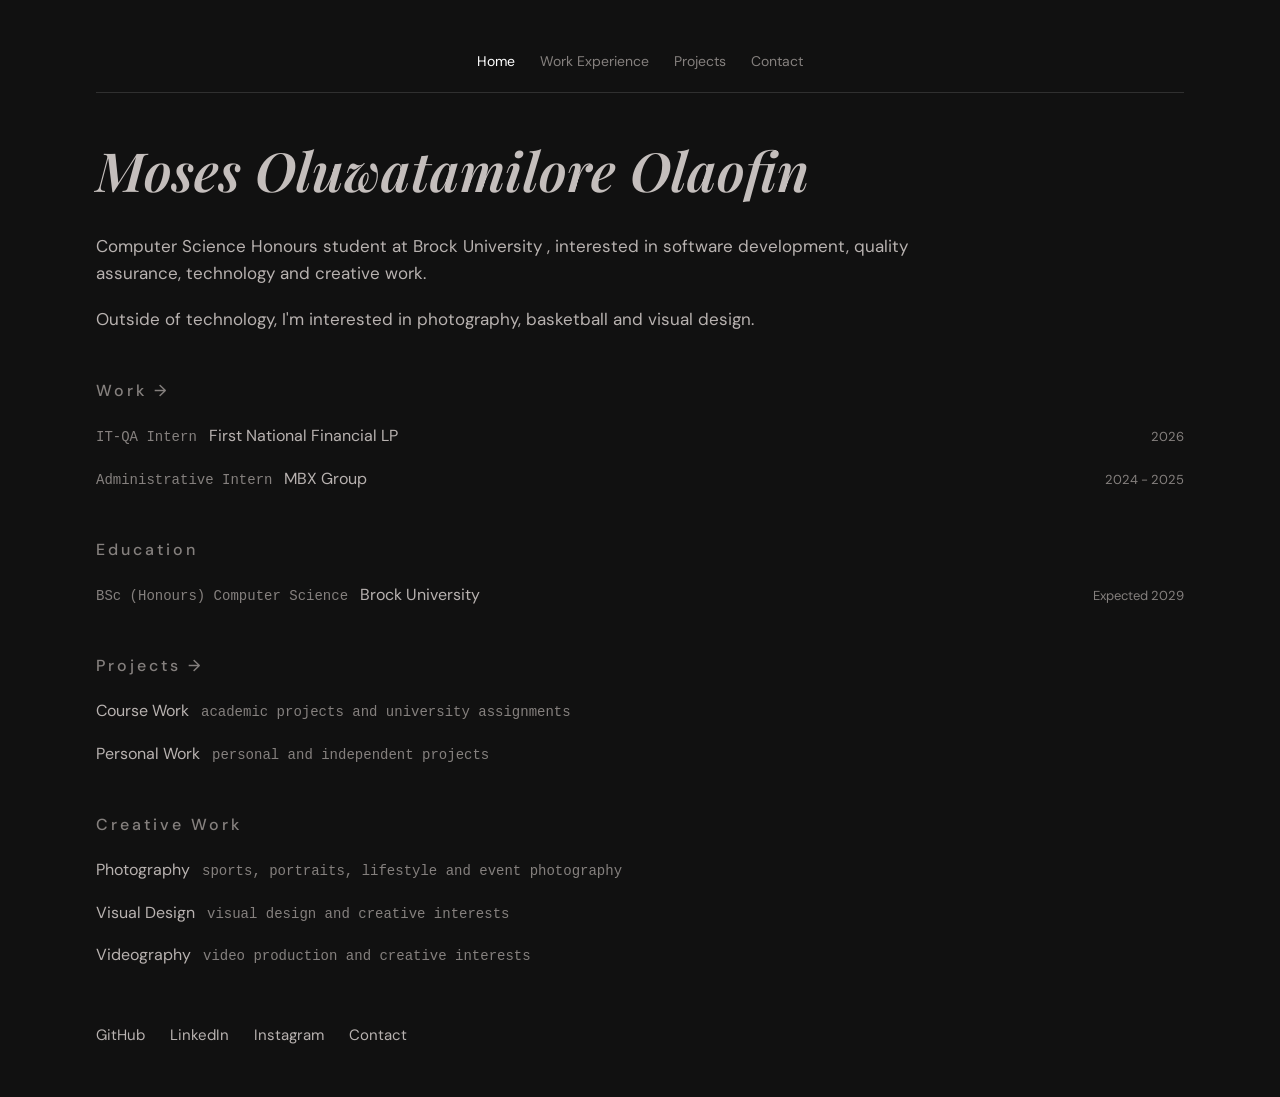
<file: index.html>
<!DOCTYPE html>
<html lang="en">

    <head>

        <!-- Support standard text characters -->
        <meta charset="UTF-8">

        <!-- Responsive design for mobile devices -->
        <meta name="viewport" content="width=device-width, initial-scale=1.0">

        <!-- Browser tab title -->
        <title>Moses Olaofin | Portfolio</title>

        <!-- Import Google Fonts -->
        <link rel="preconnect" href="https://fonts.googleapis.com">

        <link rel="preconnect"
              href="https://fonts.gstatic.com"
              crossorigin>

        <link href="https://fonts.googleapis.com/css2?family=DM+Sans:wght@400;500;600&family=Playfair+Display:ital,wght@1,600&display=swap"
              rel="stylesheet">

        <!-- Connect CSS stylesheet -->
        <link rel="stylesheet" href="css/style.css">

    </head>

    <body>

        <main>

            <!-- Navigation Bar -->

            <nav class="navbar">

                <a href="index.html" class="active"
                   aria-current="page">Home</a>

                <a href="work.html">Work Experience</a>

                <a href="projects.html">Projects</a>

                <a href="contact.html">Contact</a>

            </nav>


            <!-- Introduction -->

            <header class="intro">

                <h1>Moses Oluwatamilore Olaofin</h1>

                <p>
                    Computer Science Honours student at
                    <a href="https://brocku.ca/">
                        Brock University
                    </a>,
                    interested in software development,
                    quality assurance, technology and creative work.
                </p>

                <p>
                    Outside of technology, I'm interested in
                    photography, basketball and visual design.
                </p>

            </header>


            <!-- Work Experience -->

            <section class="work">

                <h2>
                    <a href="work.html">Work &rarr;</a>
                </h2>

                <div class="work-item">

                    <span class="role">IT-QA Intern</span>

                    <a href="https://www.firstnational.ca/">
                        First National Financial LP
                    </a>

                    <span class="date">2026</span>

                </div>

                <div class="work-item">

                    <span class="role">
                        Administrative Intern
                    </span>

                    <span>MBX Group</span>

                    <span class="date">2024 - 2025</span>

                </div>

            </section>


            <!-- Education -->

            <section class="education">

                <h2>Education</h2>

                <div class="education-item">

                    <span class="role">
                        BSc (Honours) Computer Science
                    </span>

                    <a href="https://brocku.ca/">
                        Brock University
                    </a>

                    <span class="date">Expected 2029</span>

                </div>

            </section>

            <!-- Projects -->
            <section class="projects">

                <h2>
                    <a href="projects.html">Projects &rarr;</a>
                </h2>

                <div class="project-item">

                    <a href="coursework.html">
                        Course Work
                    </a>

                    <span>
                        academic projects and university assignments
                    </span>

                </div>

                <div class="project-item">

                    <a href="projects.html#personal-work">
                        Personal Work
                    </a>

                    <span>
                        personal and independent projects
                    </span>

                </div>

            </section>


            <!-- Creative Work -->

            <section class="creative">

                <h2>Creative Work</h2>

                <div class="creative-item">

                    <a href="https://www.instagram.com/tamlens/">
                        Photography
                    </a>

                    <span>
                        sports, portraits, lifestyle and event photography
                    </span>

                </div>

                <div class="creative-item">

                    <span class="creative-name">
                        Visual Design
                    </span>

                    <span>
                        visual design and creative interests
                    </span>

                </div>

                <div class="creative-item">

                    <span class="creative-name">
                        Videography
                    </span>

                    <span>
                        video production and creative interests
                    </span>

                </div>

            </section>


            <!-- Footer -->

            <footer class="contact">

                <a href="https://github.com/Tami0la">
                    GitHub
                </a>

                <a href="https://www.linkedin.com/in/moses-olaofin-bb2a04395/">
                    LinkedIn
                </a>

                <a href="https://www.instagram.com/tamlens/">
                    Instagram
                </a>

                <a href="contact.html">
                    Contact
                </a>

            </footer>

        </main>

    </body>

</html>
</file>
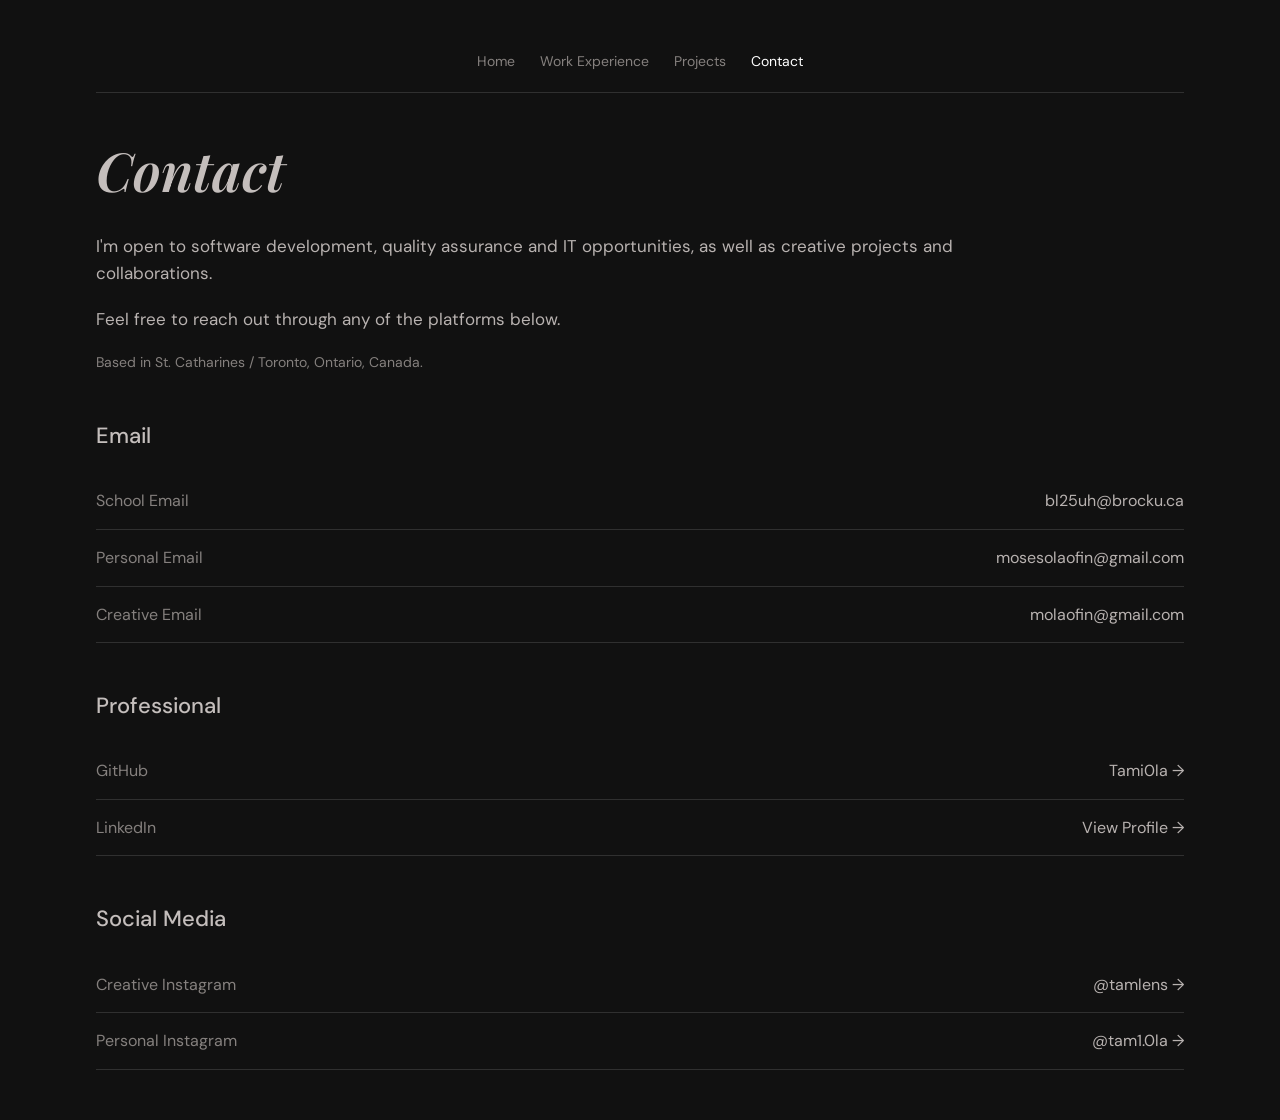
<file: Contact.html>
<!DOCTYPE html>
<html lang="en">

    <head>

        <meta charset="UTF-8">

        <meta name="viewport" content="width=device-width, initial-scale=1.0">

        <title>Contact | Moses Olaofin</title>

        <!-- Google Fonts -->
        <link rel="preconnect" href="https://fonts.googleapis.com">

        <link rel="preconnect"
              href="https://fonts.gstatic.com"
              crossorigin>

        <link href="https://fonts.googleapis.com/css2?family=DM+Sans:wght@400;500;600&family=Playfair+Display:ital,wght@1,600&display=swap"
              rel="stylesheet">

        <!-- Stylesheet -->
        <link rel="stylesheet" href="css/style.css">

    </head>

    <body>

        <main>

            <!-- Navigation Bar -->

            <nav class="navbar">

                <a href="index.html">Home</a>

                <a href="work.html">Work Experience</a>

                <a href="projects.html">Projects</a>

                <a href="contact.html" class="active"
                   aria-current="page">
                    Contact
                </a>

            </nav>


            <!-- Page Introduction -->

            <header class="page-header">

                <h1>Contact</h1>

                <p>
                    I'm open to software development, quality
                    assurance and IT opportunities, as well as
                    creative projects and collaborations.
                </p>

                <p>
                    Feel free to reach out through any
                    of the platforms below.
                </p>

                <p class="location">
                    Based in St. Catharines / Toronto,
                    Ontario, Canada.
                </p>

            </header>


            <!-- Email Addresses -->

            <section class="contact-section">

                <h2>Email</h2>

                <div class="contact-item">

                    <span>School Email</span>

                    <a href="mailto:bl25uh@brocku.ca">
                        bl25uh@brocku.ca
                    </a>

                </div>

                <div class="contact-item">

                    <span>Personal Email</span>

                    <a href="mailto:mosesolaofin@gmail.com">
                        mosesolaofin@gmail.com
                    </a>

                </div>

                <div class="contact-item">

                    <span>Creative Email</span>

                    <a href="mailto:molaofin@gmail.com">
                        molaofin@gmail.com
                    </a>

                </div>

            </section>


            <!-- Professional Profiles -->

            <section class="contact-section">

                <h2>Professional</h2>

                <div class="contact-item">

                    <span>GitHub</span>

                    <a href="https://github.com/Tami0la"
                       target="_blank"
                       rel="noopener noreferrer">

                        Tami0la &rarr;

                    </a>

                </div>

                <div class="contact-item">

                    <span>LinkedIn</span>

                    <a href="https://www.linkedin.com/in/moses-olaofin-bb2a04395/"
                       target="_blank"
                       rel="noopener noreferrer">

                        View Profile &rarr;

                    </a>

                </div>

            </section>


            <!-- Social Media -->

            <section class="contact-section">

                <h2>Social Media</h2>

                <div class="contact-item">

                    <span>Creative Instagram</span>

                    <a href="https://www.instagram.com/tamlens/"
                       target="_blank"
                       rel="noopener noreferrer">

                        @tamlens &rarr;

                    </a>

                </div>

                <div class="contact-item">

                    <span>Personal Instagram</span>

                    <a href="https://www.instagram.com/tam1.0la/"
                       target="_blank"
                       rel="noopener noreferrer">

                        @tam1.0la &rarr;

                    </a>

                </div>

            </section>

        </main>

    </body>

</html>
</file>
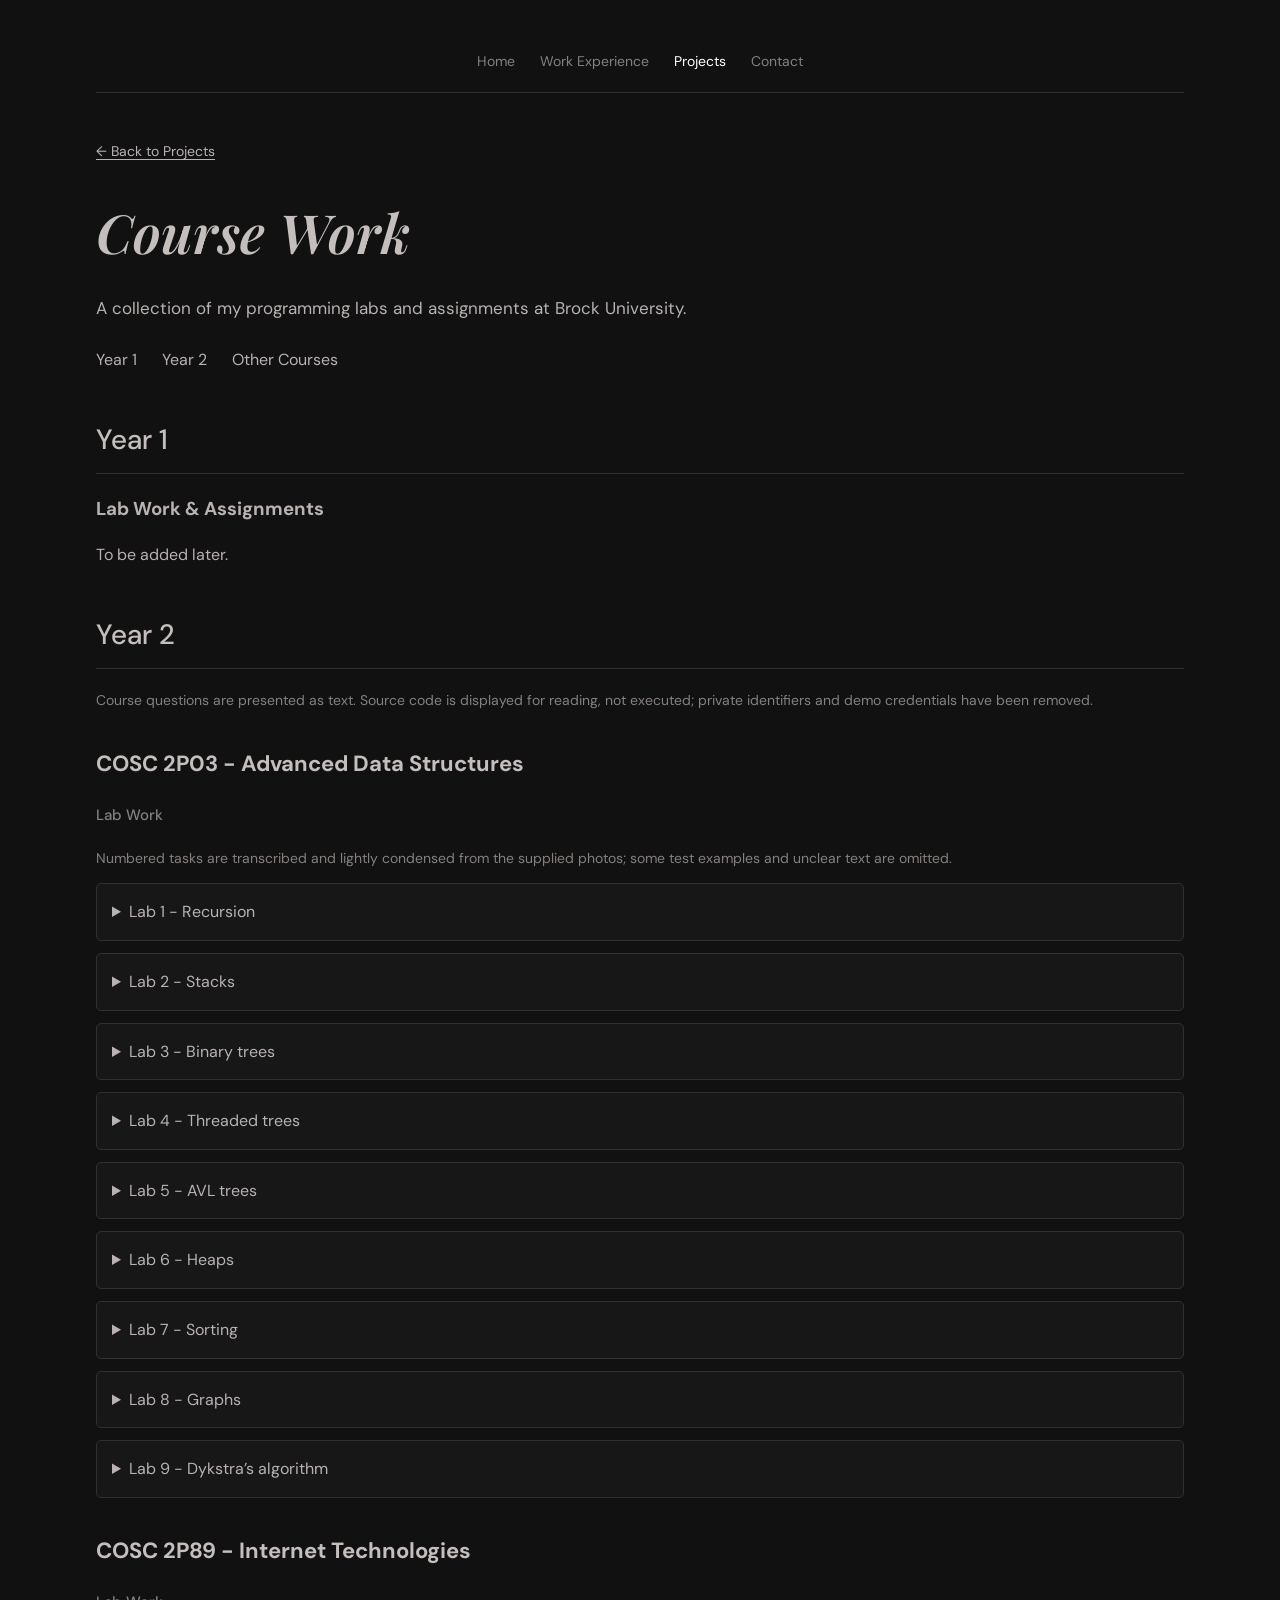
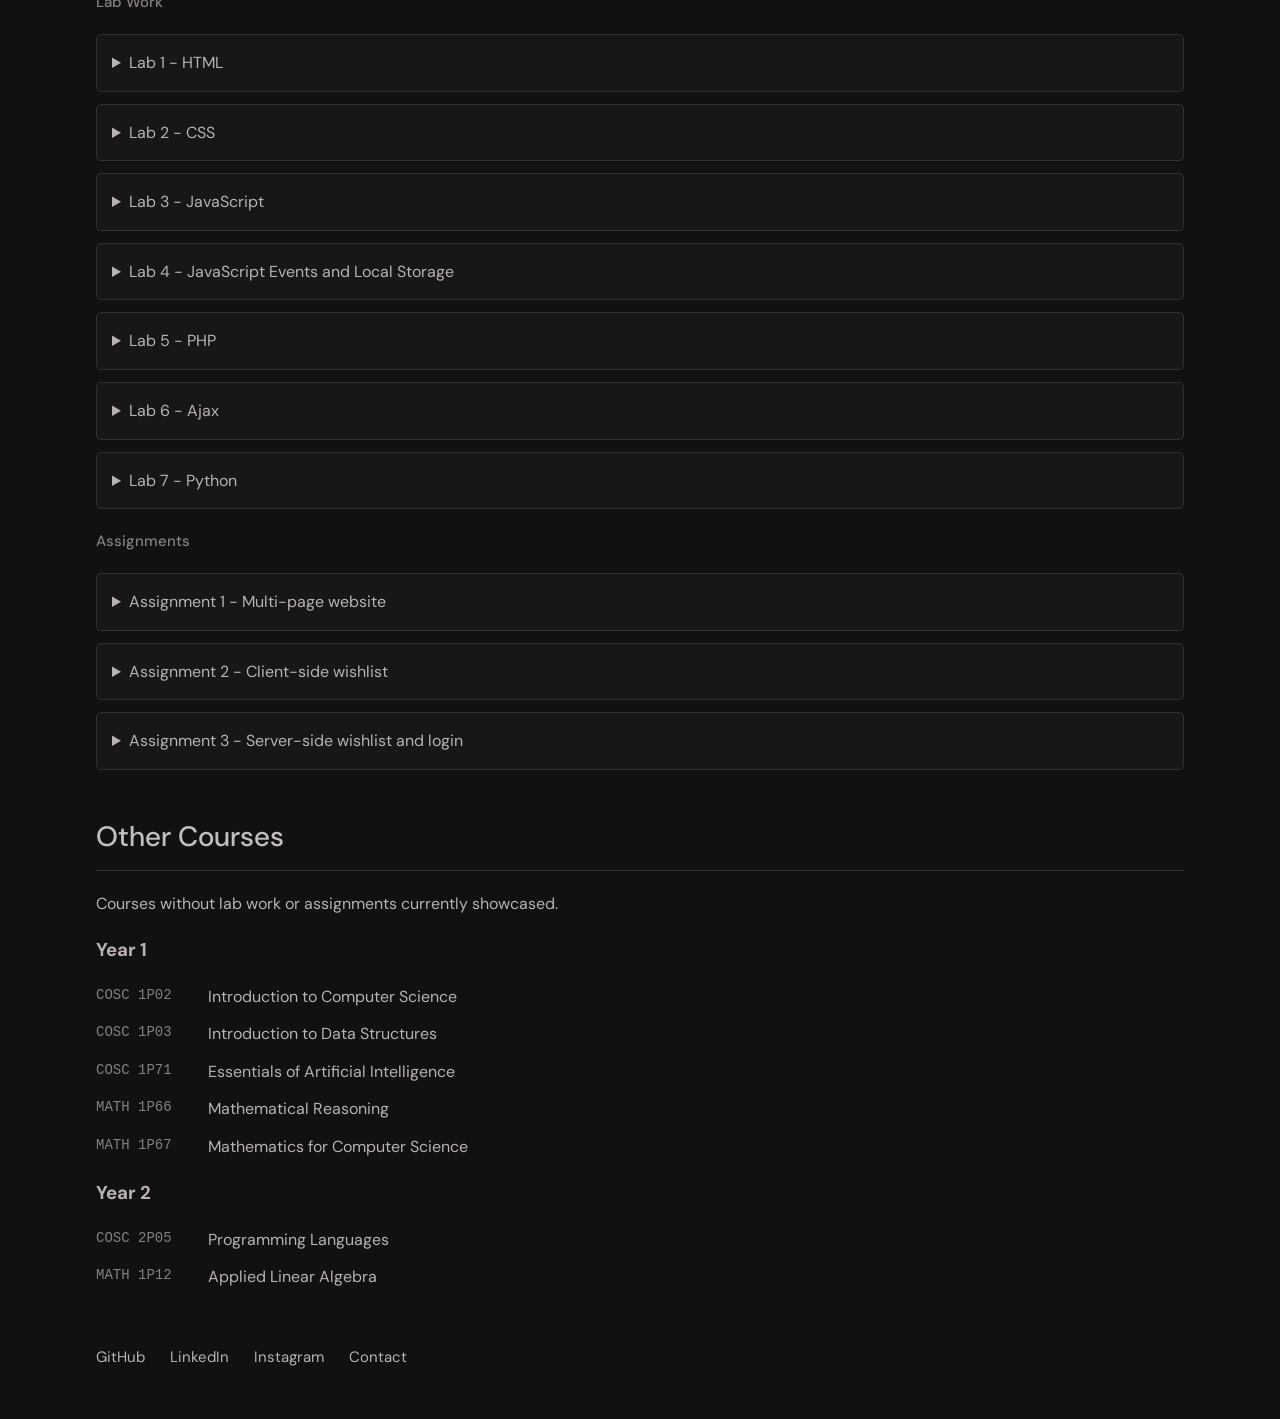
<file: coursework.html>
<!DOCTYPE html>
<html lang="en">
<head>
    <meta charset="UTF-8">
    <meta name="viewport" content="width=device-width, initial-scale=1.0">
    <title>Course Work | Moses Olaofin</title>
    <link href="https://fonts.googleapis.com/css2?family=DM+Sans:wght@400;500;600&amp;family=Playfair+Display:ital,wght@1,600&amp;display=swap" rel="stylesheet">
    <link rel="stylesheet" href="css/style.css">
    <link rel="stylesheet" href="css/coursework.css">
</head>
<body>
    <main>
        <nav class="navbar">
            <a href="index.html">Home</a>
            <a href="work.html">Work Experience</a>
            <a href="projects.html" class="active">Projects</a>
            <a href="contact.html">Contact</a>
        </nav>
        <a href="projects.html" class="back-link">&larr; Back to Projects</a>
        <header class="page-header">
            <h1>Course Work</h1>
            <p>A collection of my programming labs and assignments at Brock University.</p>
        </header>
        <nav class="course-nav" aria-label="Course work sections">
            <a href="#year1">Year 1</a>
            <a href="#year2">Year 2</a>
            <a href="#other-courses">Other Courses</a>
        </nav>
        <section class="academic-year" id="year1">
            <h2>Year 1</h2>
            <h3>Lab Work &amp; Assignments</h3>
            <p>To be added later.</p>
        </section>
        <section class="academic-year" id="year2">
            <h2>Year 2</h2>
            <p class="course-note">Course questions are presented as text. Source code is displayed for reading, not executed; private identifiers and demo credentials have been removed.</p>
            <div class="course">
                <h3>COSC 2P03 - Advanced Data Structures</h3>
                <h4>Lab Work</h4>
                <p class="course-note">Numbered tasks are transcribed and lightly condensed from the supplied photos; some test examples and unclear text are omitted.</p>

            <details class="coursework-item">
                <summary>Lab 1 - Recursion</summary>
                <details class="question-block">
                    <summary>Lab question</summary>
                    <div class="question-text">a) (4 marks) Write an iterative method public static int fibonacci(int n) computing the n’th Fibonacci number. Use fib1 and fib2 initialized with F0 = 0 and F1 = 1; Fi = Fi−1 + Fi−2. Return the correct value when n is 0.
b) (5 marks) Write a recursive method public static List&lt;Integer&gt; toBase(int base, int n) that returns the number n represented to base base as a list. For example, toBase(2, 4) should return [1, 0, 0]. Use / (integer division) and % (remainder) to separate the current digit and the number used in the recursive call.
c) (7 marks) Write a recursive method public static List&lt;Integer&gt; primeFactors(int n) that returns the list of all prime factors of n in ascending order. Repeated prime factors must appear the corresponding number of times. Hint: find the smallest divisor from 2 to (int)Math.sqrt(n); if found, the factors are that divisor and the prime factors of n/i; otherwise n is prime.</div>
                    <p class="course-note">Only page 1 of 2 was supplied; the examples referred to in the question are missing.</p>
                </details>
                <h4>Source Code (2 files)</h4>
                <details class="source-file">
                    <summary>src/main/java/com/mycompany/olaofinlab1/OlaofinLab1.java</summary>
                    <pre tabindex="0"><code>

public class OlaofinLab1 {
    
    public static int fibonacci(int n) {
        if(n == 0) return 0;
        if(n == 1) return 1;
        
        int fib1 = 0;
        int fib2 = 1;
        int current = 0;
        
        for (int i = 2; i&lt;=n; i++){
        current = fib1 + fib2;
        fib1 = fib2;
        fib2 = current;
    }
     return fib2;   
  
    }
    
    public static List&lt;Integer&gt; toBase(int base, int n){
        //base case
        if(n == 0){
            return new ArrayList&lt;&gt;();
        }
        
         List&lt;Integer&gt; result = toBase(base, n / base);
         result.add(n % base);
         return result;
    }
    
    public static List&lt;Integer&gt; primeFactors(int n){
       
        
        List&lt;Integer&gt; factors = new ArrayList&lt;&gt;();
        
        //base case
         if(n &lt;= 1) return factors;
         
         int divisor = -1;
         
         for (int i = 2; i &lt;= Math.sqrt(n); i++){
            if(n % i == 0){
            divisor = i;
            break;
            
            }
        }
         if (divisor == -1){
             factors.add(n);
         } else {
             factors.add(divisor);
             factors.addAll(primeFactors(n / divisor));
         }
         return factors;
    }

    public static void main(String[] args) {
        System.out.println(&quot;Fib(0) =&quot; + fibonacci(0));
        System.out.println(&quot;Fib(1) =&quot; + fibonacci(1));
        System.out.println(&quot;Fib(2) =&quot; + fibonacci(2));
        System.out.println(&quot;Fib(3) =&quot; + fibonacci(3));
        System.out.println(&quot;Fib(4) =&quot; + fibonacci(4));
        System.out.println(&quot;Fib(5) =&quot; + fibonacci(5));
        System.out.println(&quot;Fib(6) =&quot; + fibonacci(6));
        System.out.println(&quot;Fib(7) =&quot; + fibonacci(7));
        System.out.println(&quot;Fib(8) =&quot; + fibonacci(8));
        System.out.println(&quot;Fib(9) =&quot; + fibonacci(9));
        System.out.println(&quot;Fib(10) =&quot; + fibonacci(10));
        System.out.println(&quot;Fib(11) =&quot; + fibonacci(11));
        System.out.println();
        System.out.println(&quot;toBase(2, 223) =&quot; + toBase(2,223));
        System.out.println(&quot;toBase(2, 1033) =&quot; + toBase(2,1033));
        System.out.println(&quot;toBase(2, 63) =&quot; + toBase(2,63));
        System.out.println(&quot;toBase(5, 223) =&quot; + toBase(5,223));
        System.out.println(&quot;toBase(5, 1033) =&quot; + toBase(5,1033));
        System.out.println(&quot;toBase(5, 63) =&quot; + toBase(5,63));
        System.out.println(&quot;toBase(16, 223) =&quot; + toBase(16,223));
        System.out.println(&quot;toBase(16, 1033) =&quot; + toBase(16,1033));
        System.out.println(&quot;toBase(16, 63) =&quot; + toBase(16,63));
        System.out.println(&quot;toBase(33, 223) =&quot; + toBase(33,223));
        System.out.println(&quot;toBase(33, 1033) =&quot; + toBase(33,1033));
        System.out.println(&quot;toBase(33, 63) =&quot; + toBase(33,63));
        System.out.println();
        System.out.println(&quot;primeFactors(2) =&quot; + primeFactors(2));
        System.out.println(&quot;primeFactors(14) =&quot; + primeFactors(14));
        System.out.println(&quot;primeFactors(42) =&quot; + primeFactors(42));
        System.out.println(&quot;primeFactors(63) =&quot; + primeFactors(63));
        System.out.println(&quot;primeFactors(223) =&quot; + primeFactors(223));
        System.out.println(&quot;primeFactors(1033) =&quot; + primeFactors(1033));
        System.out.println(&quot;primeFactors(3531) =&quot; + primeFactors(3531));
        System.out.println(&quot;primeFactors(3533) =&quot; + primeFactors(3533));
        System.out.println(&quot;primeFactors(3535) =&quot; + primeFactors(3535));
        System.out.println(&quot;primeFactors(6719) =&quot; + primeFactors(6719));
        System.out.println(&quot;primeFactors(6721) =&quot; + primeFactors(6721));
        System.out.println(&quot;primeFactors(8000) =&quot; + primeFactors(8000));
       
        
    }
}
</code></pre>
                </details>
                <details class="source-file">
                    <summary>pom.xml</summary>
                    <pre tabindex="0"><code>&lt;?xml version=&quot;1.0&quot; encoding=&quot;UTF-8&quot;?&gt;
&lt;project xmlns=&quot;http://maven.apache.org/POM/4.0.0&quot; xmlns:xsi=&quot;http://www.w3.org/2001/XMLSchema-instance&quot; xsi:schemaLocation=&quot;http://maven.apache.org/POM/4.0.0 http://maven.apache.org/xsd/maven-4.0.0.xsd&quot;&gt;
    &lt;modelVersion&gt;4.0.0&lt;/modelVersion&gt;
    &lt;groupId&gt;com.mycompany&lt;/groupId&gt;
    &lt;artifactId&gt;OlaofinLab1&lt;/artifactId&gt;
    &lt;version&gt;1.0-SNAPSHOT&lt;/version&gt;
    &lt;packaging&gt;jar&lt;/packaging&gt;
    &lt;properties&gt;
        &lt;project.build.sourceEncoding&gt;UTF-8&lt;/project.build.sourceEncoding&gt;
        &lt;maven.compiler.release&gt;21&lt;/maven.compiler.release&gt;
        &lt;exec.mainClass&gt;com.mycompany.olaofinlab1.OlaofinLab1&lt;/exec.mainClass&gt;
    &lt;/properties&gt;
&lt;/project&gt;</code></pre>
                </details>
            </details>
            <details class="coursework-item">
                <summary>Lab 2 - Stacks</summary>
                <details class="question-block">
                    <summary>Lab question</summary>
                    <div class="question-text">a) (8 marks) Implement a class Stack&lt;A&gt; for stacks storing A elements that provides the following methods:
public void push(A element);
public void pop() throws EmptyStackException;
public A top() throws EmptyStackException;
public boolean isEmpty();
public int size();
Hint: Use a LinkedList to store the elements.
b) (8 marks) Write a static method in the main class public static boolean bracketCheck(String input) that checks that every opening bracket (, [, or { has a corresponding closing bracket ), ], or } and vice versa, and that pairs of brackets are nested properly in the string input. Use a stack of characters to remember open brackets. Make sure the method does not cause an EmptyStackException.</div>
                    <p class="course-note">Some characters in the example input table are unclear; the table is not reproduced.</p>
                </details>
                <h4>Source Code (3 files)</h4>
                <details class="source-file">
                    <summary>src/main/java/com/mycompany/olaofinlab2/OlaofinLab2.java</summary>
                    <pre tabindex="0"><code>
public class OlaofinLab2 {

    public static boolean bracketcheck(String input){
        Stack&lt;Character&gt; stack = new Stack&lt;&gt;();
        
        for (int i=0; i&lt;input.length(); i++){
            char c = input.charAt(i);
            
            if (c ==&#x27;(&#x27; || c == &#x27;[&#x27; || c == &#x27;{&#x27;){
                stack.push(c);
            } else if (c == &#x27;)&#x27; || c == &#x27;]&#x27; || c == &#x27;}&#x27;){
                if (stack.isEmpty()) {
                    return false;
                }
                char top = stack.top();
                
                if ((c == &#x27;)&#x27; &amp;&amp; top != &#x27;(&#x27;) || (c == &#x27;]&#x27; &amp;&amp; top != &#x27;[&#x27;) || (c == &#x27;}&#x27; &amp;&amp; top != &#x27;{&#x27;)){
                    return false;
                }
                stack.pop();
            }
    }
        return stack.isEmpty();
    }
    
    public static void main(String[] args){
        System.out.println(&quot;{} = &quot; + bracketcheck(&quot;{}&quot;));
        System.out.println(&quot;{ = &quot; + bracketcheck(&quot;{&quot;));
         System.out.println(&quot;} = &quot; + bracketcheck(&quot;}&quot;));
        System.out.println(&quot;{[()}] = &quot; + bracketcheck(&quot;{[()}]&quot;));
        System.out.println(&quot;{[()]} = &quot; + bracketcheck(&quot;{[()]}&quot;));
        System.out.println(&quot;{[()]}()[] = &quot; + bracketcheck(&quot;{[()]}()[]&quot;));
    }
}
</code></pre>
                </details>
                <details class="source-file">
                    <summary>src/main/java/com/mycompany/olaofinlab2/Stack.java</summary>
                    <pre tabindex="0"><code>
import java.util.LinkedList;
import java.util.EmptyStackException;

public class Stack&lt;A&gt; {
    private LinkedList&lt;A&gt; list;
    
    public Stack(){
        this.list = new LinkedList&lt;&gt;();
    }
    
    public void push(A element){
        //Adding to the fromt of the list
        list.addFirst(element);
    }
    
    public void pop() throws EmptyStackException {
        if (isEmpty()){
            throw new EmptyStackException();
        }
        list.removeFirst();
    }
    
    public A top() throws EmptyStackException {
        if (isEmpty()){
            throw new EmptyStackException();
        }
        return list.getFirst();
    }
    
    public boolean isEmpty() {
        return list.isEmpty();
    }
    
    public int Size() {
        return list.size();
    }
}
</code></pre>
                </details>
                <details class="source-file">
                    <summary>pom.xml</summary>
                    <pre tabindex="0"><code>&lt;?xml version=&quot;1.0&quot; encoding=&quot;UTF-8&quot;?&gt;
&lt;project xmlns=&quot;http://maven.apache.org/POM/4.0.0&quot; xmlns:xsi=&quot;http://www.w3.org/2001/XMLSchema-instance&quot; xsi:schemaLocation=&quot;http://maven.apache.org/POM/4.0.0 http://maven.apache.org/xsd/maven-4.0.0.xsd&quot;&gt;
    &lt;modelVersion&gt;4.0.0&lt;/modelVersion&gt;
    &lt;groupId&gt;com.mycompany&lt;/groupId&gt;
    &lt;artifactId&gt;OlaofinLab2&lt;/artifactId&gt;
    &lt;version&gt;1.0-SNAPSHOT&lt;/version&gt;
    &lt;packaging&gt;jar&lt;/packaging&gt;
    &lt;properties&gt;
        &lt;project.build.sourceEncoding&gt;UTF-8&lt;/project.build.sourceEncoding&gt;
        &lt;maven.compiler.release&gt;21&lt;/maven.compiler.release&gt;
        &lt;exec.mainClass&gt;com.mycompany.olaofinlab2.OlaofinLab2&lt;/exec.mainClass&gt;
    &lt;/properties&gt;
&lt;/project&gt;</code></pre>
                </details>
            </details>
            <details class="coursework-item">
                <summary>Lab 3 - Binary trees</summary>
                <details class="question-block">
                    <summary>Lab question</summary>
                    <div class="question-text">Implement a generic class BinaryTree&lt;A&gt; of binary trees storing elements of type A in Java.
a) (2 marks) Implement two constructors. The first takes the element and the left and right subtrees as parameters. The second takes only the element and uses null for both subtrees, creating a leaf.
b) (6 marks) Add public void bfTraversal(Consumer&lt;A&gt; action) that performs a breadth-first traversal and applies action to all elements. Use action.accept(element) and a List (LinkedList) as a queue, with add() and removeFirst().
c) (3 marks) Add public void preOrderTraversal(Consumer&lt;A&gt; action), public void inOrderTraversal(Consumer&lt;A&gt; action), and public void postOrderTraversal(Consumer&lt;A&gt; action) that perform preorder, inorder and postorder traversals, applying action to all elements.
d) (3 marks) Add public int height() that computes the height of the tree. Leaves have height 0.
e) (3 marks) Add public boolean contains(A x) that checks whether x occurs somewhere in the tree.
Remark: Modify the algorithms from class because the tree is now the this component rather than a parameter (null checks).</div>
                    <p class="course-note">The sheet states a total of 16 marks, although the listed parts add to 17. The printed breakdown is retained; example diagram/test outputs are omitted.</p>
                </details>
                <h4>Source Code (2 files)</h4>
                <details class="source-file">
                    <summary>src/main/java/com/mycompany/olaofinlab3/BinaryTree.java</summary>
                    <pre tabindex="0"><code>

import java.util.LinkedList;
import java.util.List;
import java.util.function.Consumer;

public class BinaryTree&lt;A&gt; {
    private A element;
    private BinaryTree&lt;A&gt; left;
    private BinaryTree&lt;A&gt; right;

    public BinaryTree(A element, BinaryTree&lt;A&gt; left, BinaryTree&lt;A&gt; right) {
        this.element = element;
        this.left = left;
        this.right = right;
    }

    public BinaryTree(A element) {
        this(element, null, null);
    }

    public void bfTraversal(Consumer&lt;A&gt; action) {
        List&lt;BinaryTree&lt;A&gt;&gt; queue = new LinkedList&lt;&gt;();
        queue.add(this);

        while (!queue.isEmpty()) {
            BinaryTree&lt;A&gt; current = queue.removeFirst();
            action.accept(current.element);

            if (current.left != null) {
                queue.add(current.left);
            }
            if (current.right != null) {
                queue.add(current.right);
            }
        }
    }

    public void preOrderTraversal(Consumer&lt;A&gt; action) {
        action.accept(this.element);
        
        if (this.left != null) {
            this.left.preOrderTraversal(action);
        }
        if (this.right != null) {
            this.right.preOrderTraversal(action);
        }
    }

    public void inOrderTraversal(Consumer&lt;A&gt; action) {
        if (this.left != null) {
            this.left.inOrderTraversal(action);
        }
        
        action.accept(this.element);
        
        if (this.right != null) {
            this.right.inOrderTraversal(action);
        }
    }

    public void postOrderTraversal(Consumer&lt;A&gt; action) {
        if (this.left != null) {
            this.left.postOrderTraversal(action);
        }
        if (this.right != null) {
            this.right.postOrderTraversal(action);
        }
        
        action.accept(this.element);
    }

    public int height() {
        if (this.left == null &amp;&amp; this.right == null) {
            return 0;
        }
        
        int leftHeight = (this.left == null) ? -1 : this.left.height();
        int rightHeight = (this.right == null) ? -1 : this.right.height();
        
        return Math.max(leftHeight, rightHeight) + 1;
    }

    public boolean contains(A x) {
        if (this.element.equals(x)) {
            return true;
        }
        
        boolean inLeft = (this.left != null) &amp;&amp; this.left.contains(x);
        boolean inRight = (this.right != null) &amp;&amp; this.right.contains(x);
        
        return inLeft || inRight;
    }

    public static void main(String[] args) {
        BinaryTree&lt;Character&gt; tree =
            new BinaryTree&lt;&gt;(&#x27;a&#x27;,
                new BinaryTree&lt;&gt;(&#x27;b&#x27;, new BinaryTree&lt;&gt;(&#x27;d&#x27;), null),
                new BinaryTree&lt;&gt;(&#x27;c&#x27;, new BinaryTree&lt;&gt;(&#x27;e&#x27;),
                    new BinaryTree&lt;&gt;(&#x27;f&#x27;, new BinaryTree&lt;&gt;(&#x27;g&#x27;), null)));

        System.out.print(&quot;bfTraversal: &quot;);
        tree.bfTraversal(System.out::print);
        System.out.println();

        System.out.print(&quot;preOrderTraversal: &quot;);
        tree.preOrderTraversal(System.out::print);
        System.out.println();

        System.out.print(&quot;inOrderTraversal: &quot;);
        tree.inOrderTraversal(System.out::print);
        System.out.println();

        System.out.print(&quot;postOrderTraversal: &quot;);
        tree.postOrderTraversal(System.out::print);
        System.out.println();

        System.out.println(&quot;Height: &quot; + tree.height());
        System.out.println(&quot;contains(&#x27;e&#x27;): &quot; + tree.contains(&#x27;e&#x27;));
        System.out.println(&quot;contains(&#x27;h&#x27;): &quot; + tree.contains(&#x27;h&#x27;));
    }
}
</code></pre>
                </details>
                <details class="source-file">
                    <summary>pom.xml</summary>
                    <pre tabindex="0"><code>&lt;?xml version=&quot;1.0&quot; encoding=&quot;UTF-8&quot;?&gt;
&lt;project xmlns=&quot;http://maven.apache.org/POM/4.0.0&quot; xmlns:xsi=&quot;http://www.w3.org/2001/XMLSchema-instance&quot; xsi:schemaLocation=&quot;http://maven.apache.org/POM/4.0.0 http://maven.apache.org/xsd/maven-4.0.0.xsd&quot;&gt;
    &lt;modelVersion&gt;4.0.0&lt;/modelVersion&gt;
    &lt;groupId&gt;com.mycompany&lt;/groupId&gt;
    &lt;artifactId&gt;OlaofinLab3&lt;/artifactId&gt;
    &lt;version&gt;1.0-SNAPSHOT&lt;/version&gt;
    &lt;packaging&gt;jar&lt;/packaging&gt;
    &lt;properties&gt;
        &lt;project.build.sourceEncoding&gt;UTF-8&lt;/project.build.sourceEncoding&gt;
        &lt;maven.compiler.release&gt;21&lt;/maven.compiler.release&gt;
        &lt;exec.mainClass&gt;com.mycompany.olaofinlab3.OlaofinLab3&lt;/exec.mainClass&gt;
    &lt;/properties&gt;
&lt;/project&gt;</code></pre>
                </details>
            </details>
            <details class="coursework-item">
                <summary>Lab 4 - Threaded trees</summary>
                <details class="question-block">
                    <summary>Lab question</summary>
                    <div class="question-text">Implement a generic class ThreadedTree&lt;A extends Comparable&gt; of threaded binary search trees storing elements of type A in Java.
a) (2 marks) Add a private constructor taking the element, left and right subtrees, and Booleans indicating left and right threading.
b) (1 mark) Add public static &lt;A extends Comparable&gt; ThreadedTree&lt;A&gt; createTree(A x) that returns a leaf with x as its element. Both subtrees are threads and are null.
c) (5 marks) Add public void insert(A x) that adds x to the threaded tree, preserving the search tree property and threading. A search tree cannot have two copies of the same element.
d) (3 marks) Add private ThreadedTree&lt;A&gt; findSuccessor() that returns the successor node of this in an inorder traversal.
e) (5 marks) Add public void inOrderTraverse(Consumer&lt;A&gt; action) that performs an inorder traversal and applies action to all elements. Use findSuccessor().
Test: insert h, d, b, a, c, f, e, k, i, j; inorder traversal should print abcdefhijk.</div>
                    <p class="course-note">Part of the second-page remarks is obscured; the numbered tasks are readable.</p>
                </details>
                <h4>Source Code (2 files)</h4>
                <details class="source-file">
                    <summary>src/main/java/com/mycompany/olaofinlab4/ThreadedTree.java</summary>
                    <pre tabindex="0"><code>

import java.util.function.Consumer;


public class ThreadedTree&lt;A extends Comparable&lt;A&gt;&gt; {
    private A element;
    private ThreadedTree&lt;A&gt; left;
    private ThreadedTree&lt;A&gt; right;
    private boolean leftThread;
    private boolean rightThread;

    private ThreadedTree(A element, ThreadedTree&lt;A&gt; left, ThreadedTree&lt;A&gt; right, boolean leftThread, boolean rightThread) {
        this.element = element;
        this.left = left;
        this.right = right;
        this.leftThread = leftThread;
        this.rightThread = rightThread;
    }

    public static &lt;A extends Comparable&lt;A&gt;&gt; ThreadedTree&lt;A&gt; createTree(A x){
        return new ThreadedTree&lt;&gt;(x, null, null, true, true);
    }

    public void insert(A x){
        ThreadedTree&lt;A&gt; current = this;

        while(true){
            int compare = x.compareTo(current.element);

            if(compare == 0){
                return;
            } else if(compare &lt; 0){
                if(current.leftThread){
                    break;
                }
                current = current.left;
            } else {
                if(current.rightThread){
                    break;
                }
                current = current.right;
            }
        }

        ThreadedTree&lt;A&gt; newNode = createTree(x);
        int compare = x.compareTo(current.element);

        if(compare &lt; 0){
            newNode.left = current.left;
            newNode.right = current;
            current.left = newNode;
            current.leftThread = false;
        } else {
            newNode.right = current .right;
            newNode.left = current;
            current.right = newNode;
            current.rightThread = false;
        }
    }

    private ThreadedTree&lt;A&gt; findSuccessor(){
        if (this.rightThread){
            return this.right;
        }

        ThreadedTree&lt;A&gt; node = this.right;
        while(!node.leftThread){
            node = node.left;
        }
        return node;
    }

    public void inOrderTraverse(Consumer&lt;A&gt; action){
        ThreadedTree&lt;A&gt; current = this;
        while(!current.leftThread){
            current = current.left;
        }

        while( current != null){
            action.accept(current.element);
            current = current.findSuccessor();
        }
    }

    public static void main(String[] args) {
        ThreadedTree&lt;Character&gt; tree = ThreadedTree.createTree(&#x27;h&#x27;);
        tree.insert(&#x27;d&#x27;);
        tree.insert(&#x27;b&#x27;);
        tree.insert(&#x27;a&#x27;);
        tree.insert(&#x27;c&#x27;);
        tree.insert(&#x27;f&#x27;);
        tree.insert(&#x27;e&#x27;);
        tree.insert(&#x27;k&#x27;);
        tree.insert(&#x27;i&#x27;);
        tree.insert(&#x27;j&#x27;);

        tree.inOrderTraverse(System.out::println);
    }
}
</code></pre>
                </details>
                <details class="source-file">
                    <summary>pom.xml</summary>
                    <pre tabindex="0"><code>&lt;?xml version=&quot;1.0&quot; encoding=&quot;UTF-8&quot;?&gt;
&lt;project xmlns=&quot;http://maven.apache.org/POM/4.0.0&quot; xmlns:xsi=&quot;http://www.w3.org/2001/XMLSchema-instance&quot; xsi:schemaLocation=&quot;http://maven.apache.org/POM/4.0.0 http://maven.apache.org/xsd/maven-4.0.0.xsd&quot;&gt;
    &lt;modelVersion&gt;4.0.0&lt;/modelVersion&gt;
    &lt;groupId&gt;com.mycompany&lt;/groupId&gt;
    &lt;artifactId&gt;OlaofinLab4&lt;/artifactId&gt;
    &lt;version&gt;1.0-SNAPSHOT&lt;/version&gt;
    &lt;packaging&gt;jar&lt;/packaging&gt;
    &lt;properties&gt;
        &lt;project.build.sourceEncoding&gt;UTF-8&lt;/project.build.sourceEncoding&gt;
        &lt;maven.compiler.release&gt;21&lt;/maven.compiler.release&gt;
        &lt;exec.mainClass&gt;com.mycompany.olaofinlab4.OlaofinLab4&lt;/exec.mainClass&gt;
    &lt;/properties&gt;
&lt;/project&gt;</code></pre>
                </details>
            </details>
            <details class="coursework-item">
                <summary>Lab 5 - AVL trees</summary>
                <details class="question-block">
                    <summary>Lab question</summary>
                    <div class="question-text">Implement a generic class AVLTree&lt;A extends Comparable&gt; of AVL trees storing elements of type A in Java, similar to the code presented in class.
a) (2 marks) Add a private constructor that takes the element and left and right subtrees as parameters. Add public static &lt;A extends Comparable&gt; AVLTree&lt;A&gt; createTree(A x) returning a leaf with x as its element, and public static int height(AVLTree t) returning the height, including when t is null.
b) (4 marks) Add private AVLTree&lt;A&gt; rotateWithLeftChild() and private AVLTree&lt;A&gt; rotateWithRightChild() that perform left-left and right-right (single) rotations and return the result.
c) (2 marks) Add private AVLTree&lt;A&gt; doubleWithLeftChild() and private AVLTree&lt;A&gt; doubleWithRightChild() that perform right-left and left-right (double) rotations, respectively, and return the result.
d) (8 marks) Add public AVLTree&lt;A&gt; insert(A x) that inserts x in this AVLTree and returns the result. Do not insert duplicates; handle the case that the current node is null.
Remarks: Use height() if the tree might be null. Add the NetBeans-generated toString() method showing all fields for testing.</div>
                    <p class="course-note">The question uses createTree in part (a), but the printed test uses createLeaf. This inconsistency is in the source; the long sample tree output is omitted.</p>
                </details>
                <h4>Source Code (2 files)</h4>
                <details class="source-file">
                    <summary>src/main/java/com/mycompany/olaofinlab5/AVLTree.java</summary>
                    <pre tabindex="0"><code>
public class AVLTree&lt;A extends Comparable&lt;A&gt;&gt; {
    private A element;
    private AVLTree&lt;A&gt; left;
    private AVLTree&lt;A&gt; right;
    private int height;

    private AVLTree(A element, AVLTree&lt;A&gt; left, AVLTree&lt;A&gt; right) {
        this.element = element;
        this.left = left;
        this.right = right;
        this.height = Math.max(height(left), height(right)) + 1;
    }

    public static &lt;A extends Comparable&lt;A&gt;&gt; AVLTree&lt;A&gt; createTree(A x) {
        return new AVLTree&lt;&gt;(x, null, null);
    }

    public static int height(AVLTree t) {
        return (t == null) ? -1 : t.height;
    }

    private AVLTree&lt;A&gt; rotateWithLeftChild() {
        AVLTree&lt;A&gt; newRootL = this.left;
        this.left = newRootL.right;
        newRootL.right = this;
        
        this.height = Math.max(height(this.left), height(this.right)) + 1;
        newRootL.height = Math.max(height(newRootL.left), height(newRootL.right)) + 1;
        return newRootL;
    }

    private AVLTree&lt;A&gt; rotateWithRightChild() {
        AVLTree&lt;A&gt; newRootR = this.right;
        this.right = newRootR.left;
        newRootR.left = this;
        
        this.height = Math.max(height(this.left), height(this.right)) + 1;
        newRootR.height = Math.max(height(newRootR.left), height(newRootR.right)) + 1;
        return newRootR;
    }

    private AVLTree&lt;A&gt; doubleWithLeftChild() {
        this.left = this.left.rotateWithRightChild();
        return this.rotateWithLeftChild();
    }

    private AVLTree&lt;A&gt; doubleWithRightChild() {
        this.right = this.right.rotateWithLeftChild();
        return this.rotateWithRightChild();
    }

    public AVLTree&lt;A&gt; insert(A x) {
        if (x.compareTo(this.element) &lt; 0) {
            if (this.left == null) {
                this.left = new AVLTree&lt;&gt;(x, null, null);
            } else {
                this.left = this.left.insert(x);
            }
        } else if (x.compareTo(this.element) &gt; 0) {
            if (this.right == null) {
                this.right = new AVLTree&lt;&gt;(x, null, null);
            } else {
                this.right = this.right.insert(x);
            }
        } else {
            return this;
        }

        this.height = Math.max(height(this.left), height(this.right)) + 1;
        int balance = height(this.left) - height(this.right);

        if (balance &gt; 1) {
            if (x.compareTo(this.left.element) &lt; 0) {
                return this.rotateWithLeftChild();
            } else {
                return this.doubleWithLeftChild();
            }
        }
        
        if (balance &lt; -1) {
            if (x.compareTo(this.right.element) &gt; 0) {
                return this.rotateWithRightChild();
            } else {
                return this.doubleWithRightChild();
            }
        }
        
        return this;
    }

    @Override
    public String toString() {
        return &quot;AVLTree{&quot; + &quot;element=&quot; + element + &quot;, left=&quot; + left + &quot;, right=&quot; + right + &quot;, height=&quot; + height + &#x27;}&#x27;;
    }

    public static void main(String[] args) {
        AVLTree&lt;Integer&gt; tree = AVLTree.createTree(20);
        tree = tree.insert(22);
        tree = tree.insert(11);
        tree = tree.insert(19);
        tree = tree.insert(7);
        tree = tree.insert(10);
        tree = tree.insert(21);
        tree = tree.insert(67);
        tree = tree.insert(69);
        tree = tree.insert(17);
        System.out.println(tree);
    }
}

</code></pre>
                </details>
                <details class="source-file">
                    <summary>pom.xml</summary>
                    <pre tabindex="0"><code>&lt;?xml version=&quot;1.0&quot; encoding=&quot;UTF-8&quot;?&gt;
&lt;project xmlns=&quot;http://maven.apache.org/POM/4.0.0&quot; xmlns:xsi=&quot;http://www.w3.org/2001/XMLSchema-instance&quot; xsi:schemaLocation=&quot;http://maven.apache.org/POM/4.0.0 http://maven.apache.org/xsd/maven-4.0.0.xsd&quot;&gt;
    &lt;modelVersion&gt;4.0.0&lt;/modelVersion&gt;
    &lt;groupId&gt;com.mycompany&lt;/groupId&gt;
    &lt;artifactId&gt;OlaofinLab5&lt;/artifactId&gt;
    &lt;version&gt;1.0-SNAPSHOT&lt;/version&gt;
    &lt;packaging&gt;jar&lt;/packaging&gt;
    &lt;properties&gt;
        &lt;project.build.sourceEncoding&gt;UTF-8&lt;/project.build.sourceEncoding&gt;
        &lt;maven.compiler.release&gt;21&lt;/maven.compiler.release&gt;
        &lt;exec.mainClass&gt;com.mycompany.olaofinlab5.AVLTree&lt;/exec.mainClass&gt;
    &lt;/properties&gt;
&lt;/project&gt;</code></pre>
                </details>
            </details>
            <details class="coursework-item">
                <summary>Lab 6 - Heaps</summary>
                <details class="question-block">
                    <summary>Lab question</summary>
                    <div class="question-text">Implement a generic class Heap&lt;A extends Comparable&gt; using an array implementation similar to the code presented in class.
a) (1 mark) Add private static final int DEFAULT_CAPACITY = 10; and a constructor with no parameters initializing an empty heap. Use (A[]) new Comparable[DEFAULT_CAPACITY], elements for the array, and currentSize for the number of elements.
b) (1 mark) Add public boolean isEmpty() that returns whether the heap is empty.
c) (6 marks) Add public void insert(A x) that inserts an element. If the array is full, increase its length by DEFAULT_CAPACITY and copy the values using System.arraycopy(...).
d) (8 marks) Add public A removeMin() throws NoSuchElementException that removes and returns the smallest element, throwing the exception if the heap is empty. Import java.util.NoSuchElementException.
Remark: Index 0 is used for insertion only and is not part of the stored elements. The handout includes a toString() test using Arrays.copyOfRange(elements, 1, currentSize+1).</div>
                    <p class="course-note">The example output on page 2 is not reproduced because parts are difficult to read.</p>
                </details>
                <h4>Source Code (2 files)</h4>
                <details class="source-file">
                    <summary>src/main/java/com/mycompany/olaofinlab6/Heap.java</summary>
                    <pre tabindex="0"><code>

import java.util.Arrays;
import java.util.NoSuchElementException;
public class Heap&lt;A extends Comparable&lt;A&gt;&gt; {
    
    private static final int DEFAULT_CAPACITY = 10;
    
    private A[] elements;
    private int currentSize;
    
    public Heap(){
        elements = (A[]) new Comparable[DEFAULT_CAPACITY];
        currentSize = 0;
        
    }
    
    public boolean isEmpty(){
        return currentSize == 0;
       
    }
    
    public void insert(A x){
        if(currentSize == elements.length - 1){
            elements = Arrays.copyOf(elements, elements.length + DEFAULT_CAPACITY);
            
        }
        int hole = ++currentSize;
        
        while (hole &gt; 1 &amp;&amp; x.compareTo(elements[hole/2]) &lt; 0){
            elements[hole] = elements[hole/2];
            hole = hole/2;
        }
        elements[hole] = x;
        
    }
    
    public A removeMin() throws NoSuchElementException {
        if (isEmpty()){
            throw new NoSuchElementException();
        }
        A minItem = elements[1];
        A lastItem = elements[currentSize];
        
        elements[currentSize] = null;
        currentSize--;
        
        if (currentSize &gt; 0){
            int hole = 1;
            int child;
            
            while(hole * 2 &lt;= currentSize) {
                child = hole * 2;
                
                if (child != currentSize &amp;&amp; elements[child + 1].compareTo(elements[child]) &lt; 0){
                    child++;
                }
                
                if (lastItem.compareTo(elements[child]) &lt;= 0){
                    break;
                }
                elements[hole] = elements[child];
                hole = child;
            }
            elements[hole] = lastItem;
        }
        return minItem;
    }

    @Override
    public String toString(){
        return Arrays.toString(Arrays.copyOfRange(elements, 1, currentSize+1));
    }
    public static void main(String[] args) {
        Heap&lt;Integer&gt; heap = new Heap();
        heap.insert(13);
        heap.insert(15);
        heap.insert(16);
        heap.insert(24);
        heap.insert(23);
        heap.insert(19);
        heap.insert(68);
        heap.insert(65);
        heap.insert(26);
        heap.insert(32);
        System.out.println(heap);
        heap.insert(14);
        System.out.println(heap);
        System.out.println(heap.removeMin());
        System.out.println(heap);
        System.out.println(heap.removeMin());
        System.out.println(heap);
    }
}
</code></pre>
                </details>
                <details class="source-file">
                    <summary>pom.xml</summary>
                    <pre tabindex="0"><code>&lt;?xml version=&quot;1.0&quot; encoding=&quot;UTF-8&quot;?&gt;
&lt;project xmlns=&quot;http://maven.apache.org/POM/4.0.0&quot; xmlns:xsi=&quot;http://www.w3.org/2001/XMLSchema-instance&quot; xsi:schemaLocation=&quot;http://maven.apache.org/POM/4.0.0 http://maven.apache.org/xsd/maven-4.0.0.xsd&quot;&gt;
    &lt;modelVersion&gt;4.0.0&lt;/modelVersion&gt;
    &lt;groupId&gt;com.mycompany&lt;/groupId&gt;
    &lt;artifactId&gt;OlaofinLab6&lt;/artifactId&gt;
    &lt;version&gt;1.0-SNAPSHOT&lt;/version&gt;
    &lt;packaging&gt;jar&lt;/packaging&gt;
    &lt;properties&gt;
        &lt;project.build.sourceEncoding&gt;UTF-8&lt;/project.build.sourceEncoding&gt;
        &lt;maven.compiler.release&gt;21&lt;/maven.compiler.release&gt;
        &lt;exec.mainClass&gt;com.mycompany.olaofinlab6.Heap&lt;/exec.mainClass&gt;
    &lt;/properties&gt;
&lt;/project&gt;</code></pre>
                </details>
            </details>
            <details class="coursework-item">
                <summary>Lab 7 - Sorting</summary>
                <details class="question-block">
                    <summary>Lab question</summary>
                    <div class="question-text">a) (6 marks) Implement public static void radixSort(List&lt;Integer&gt; list) that performs a radix sort (by digits from right to left) on the list. Hint: initialize place = 1, multiply by 10 each iteration, get the digit by (n/place) % 10, and stop if max/place == 0. Collections.max(list) can compute the maximum.
b) (6 marks) Implement public static int partition(Integer[] a, int left, int right, int pivot) that partitions the array between left and right according to pivot: smaller elements on the left, then the pivot, then greater elements. Return the index of pivot after partitioning.
c) (4 marks) Implement public static void quickSort(Integer[] a, int left, int right) that sorts the array between left and right using quicksort. Use partition with the last element of the array as pivot.
Test input: [362, 745, 885, 957, 54, 786, 80, 543, 12, 565]. Expected sorted list: [12, 54, 80, 362, 543, 565, 745, 786, 885, 957].</div>
                    <p class="course-note">The beginning of the test program is partially obscured; the main tasks and output are included.</p>
                </details>
                <h4>Source Code (2 files)</h4>
                <details class="source-file">
                    <summary>src/main/java/com/mycompany/olaofinlab7/Sorting.java</summary>
                    <pre tabindex="0"><code>

import java.util.*;

public class Sorting {
    
    public static void radixSort(List&lt;Integer&gt; list){
        if (list == null || list.size() &lt;=1){
            return;
        }
        
        int max = Collections.max(list);
        for (int place = 1; max / place &gt; 0; place *= 10){
            List&lt;List&lt;Integer&gt;&gt; buckets = new ArrayList&lt;&gt;(10);
            for (int i = 0; i&lt;10; i++){
                buckets.add(new ArrayList&lt;&gt;());
            }
            for (Integer num : list) {
                int digit = (num / place) % 10;
                buckets.get(digit).add(num);
            }
            list.clear();
            for ( List&lt;Integer&gt; bucket : buckets){
                list.addAll(bucket);
            }
        }
    }
    
    public static int partition(Integer[] a, int left, int right, int pivot){
        for(int i = left; i &lt;= right; i++){
            if(a[i] == pivot){
                Integer temp = a[i];
                a[i] = a[right];
                a[right] = temp;
                break;
            }
        }
        int k = left - 1;
        int j = right;
        while(k&lt;j){
            while (a[++k] &lt; pivot);
            while (j &gt; left &amp;&amp; a[--j] &gt; pivot);
            
            if(k &lt; j){
               Integer temp = a[k];
               a[k] = a[j];
               a[j] = temp;
            }
        }
         Integer temp = a[k];
         a[k] = a[right];
         a[right] = temp;
        
        return k;
    }
    
    
    public static void quickSort (Integer[] a, int left, int right){
        if (left &lt; right){
            int pivot = a[right];
            int pivotIndex = partition(a, left, right, pivot);
            quickSort(a, left, pivotIndex-1);
            quickSort(a, pivotIndex+1, right);
        }
    }
    
    public static void main(String[] args) {
        Integer[] array = { 362,745,885,957,54,786,80,543,12,565 };
        List&lt;Integer&gt; list = new ArrayList();
        list.addAll(Arrays.asList(array));
        System.out.println(list);
        radixSort(list);
        System.out.println(list);
        quickSort(array,0,array.length-1);
        System.out.println(Arrays.deepToString(array));
    }
}
</code></pre>
                </details>
                <details class="source-file">
                    <summary>pom.xml</summary>
                    <pre tabindex="0"><code>&lt;?xml version=&quot;1.0&quot; encoding=&quot;UTF-8&quot;?&gt;
&lt;project xmlns=&quot;http://maven.apache.org/POM/4.0.0&quot; xmlns:xsi=&quot;http://www.w3.org/2001/XMLSchema-instance&quot; xsi:schemaLocation=&quot;http://maven.apache.org/POM/4.0.0 http://maven.apache.org/xsd/maven-4.0.0.xsd&quot;&gt;
    &lt;modelVersion&gt;4.0.0&lt;/modelVersion&gt;
    &lt;groupId&gt;com.mycompany&lt;/groupId&gt;
    &lt;artifactId&gt;OlaofinLab7&lt;/artifactId&gt;
    &lt;version&gt;1.0-SNAPSHOT&lt;/version&gt;
    &lt;packaging&gt;jar&lt;/packaging&gt;
    &lt;properties&gt;
        &lt;project.build.sourceEncoding&gt;UTF-8&lt;/project.build.sourceEncoding&gt;
        &lt;maven.compiler.release&gt;21&lt;/maven.compiler.release&gt;
        &lt;exec.mainClass&gt;com.mycompany.olaofinlab7.Sorting&lt;/exec.mainClass&gt;
    &lt;/properties&gt;
&lt;/project&gt;</code></pre>
                </details>
            </details>
            <details class="coursework-item">
                <summary>Lab 8 - Graphs</summary>
                <details class="question-block">
                    <summary>Lab question</summary>
                    <div class="question-text">Implement a generic class Graph&lt;A&gt; of graphs whose vertices have labels from A.
a) (1 mark) Add a private inner class Vertex&lt;A&gt; with a label of type A and Boolean wasVisited. Add a constructor taking the label and setting wasVisited to false.
b) (3 marks) Add a constructor to Graph&lt;A&gt; taking an array of A elements as vertex labels and a two-dimensional int array edges. Convert the labels to vertices; there is an edge if edges[i][j] == 1.
c) (1 mark) Add private void resetVertices() that resets wasVisited of all vertices to false.
d) (3 marks) Add private void dft(int vertexIndex, Consumer&lt;A&gt; action) that performs depth-first traversal from vertexIndex, applying action to each vertex label (action.accept(v.label)).
e) (2 marks) Add public void dfTraversal(int vertexIndex, Consumer&lt;A&gt; action) that calls dft(vertexIndex, action) and afterwards resets all vertices.
f) (6 marks) Add public void bfTraversal(int vertexIndex, Consumer&lt;A&gt; action) that performs breadth-first traversal starting at vertexIndex, applies action to each vertex label, and resets all vertices afterwards. Use a List&lt;Integer&gt; (LinkedList) for the queue, with add() and removeFirst().
Test graph: labels A, B, C, D, E; undirected edges A–B, A–C, A–D, B–E, C–D. From A, the expected outputs are ABECD and ABCDE.</div>
                    <p class="course-note">Part (e) says “breath-first” in the original, despite calling dft; the operation is described here by its actual call.</p>
                </details>
                <h4>Source Code (2 files)</h4>
                <details class="source-file">
                    <summary>src/main/java/com/mycompany/olaofinlab8/Graph.java</summary>
                    <pre tabindex="0"><code>

import java.util.*;
import java.util.function.Consumer;
public class Graph&lt;A&gt; {
    
    private class Vertex&lt;A&gt; {
       A label;
       boolean wasVisited;
       
       public Vertex(A label){
           this.label = label;
           this.wasVisited = false;
       }
    }

    private Vertex&lt;A&gt;[] vertices;
    private int[][] adjMatrix;
    
    public Graph (A[] labels, int[][] edges){
        vertices = (Vertex&lt;A&gt;[]) new Vertex[labels.length];
        
        for( int i = 0; i&lt; labels.length; i++){
            vertices[i] = new Vertex&lt;&gt;(labels[i]);
        }
        this.adjMatrix = edges;
    }
    
    private void resetVertices(){
        for(Vertex&lt;A&gt; v : vertices){
            v.wasVisited = false;
        }
    }
    
    private void dft(int vertexIndex, Consumer&lt;A&gt; action){
        vertices[vertexIndex].wasVisited = true;
        
        action.accept(vertices[vertexIndex].label);
        
        for (int i = 0; i&lt; vertices.length; i++){
            if  (adjMatrix[vertexIndex][i] == 1 &amp;&amp; !vertices[i].wasVisited){
                dft(i, action);
            }
        }
    }
    
    public void dfTraversal(int vertexIndex, Consumer&lt;A&gt; action){
        dft(vertexIndex, action);
        resetVertices();
    }
    
    public void bfTraversal(int vertexIndex, Consumer&lt;A&gt; action){
        List&lt;Integer&gt; queue = new LinkedList&lt;&gt;();
        
        vertices[vertexIndex].wasVisited = true;
        action.accept(vertices[vertexIndex].label);
        queue.add(vertexIndex);
        
        while(!queue.isEmpty()){
            int currentIndex = queue.remove(0);
            
            for(int i = 0; i&lt; vertices.length; i++){
                if (adjMatrix[currentIndex][i] == 1 &amp;&amp; !vertices[i].wasVisited){
                    vertices[i].wasVisited = true;
                    
                    action.accept(vertices[i].label);
                    queue.add(i);
                }
            }
        }
        resetVertices();
    }
    
    
    public static void main(String[] args) {
        String[] labels = { &quot;A&quot;, &quot;B&quot;, &quot;C&quot;, &quot;D&quot;, &quot;E&quot; };
        int[][] edges = {
        { 0, 1, 1, 1, 0 },
        { 1, 0, 0, 0, 1 },
        { 1, 0, 0, 1, 0 },
        { 1, 0, 1, 0, 0 },
        { 0, 1, 0, 0 ,0 }
        };
        Graph&lt;String&gt; graph = new Graph(labels,edges);
        graph.dfTraversal(0,System.out::print);
        System.out.println();
        graph.bfTraversal(0,System.out::print);
        System.out.println();
    }
}
</code></pre>
                </details>
                <details class="source-file">
                    <summary>pom.xml</summary>
                    <pre tabindex="0"><code>&lt;?xml version=&quot;1.0&quot; encoding=&quot;UTF-8&quot;?&gt;
&lt;project xmlns=&quot;http://maven.apache.org/POM/4.0.0&quot; xmlns:xsi=&quot;http://www.w3.org/2001/XMLSchema-instance&quot; xsi:schemaLocation=&quot;http://maven.apache.org/POM/4.0.0 http://maven.apache.org/xsd/maven-4.0.0.xsd&quot;&gt;
    &lt;modelVersion&gt;4.0.0&lt;/modelVersion&gt;
    &lt;groupId&gt;com.mycompany&lt;/groupId&gt;
    &lt;artifactId&gt;OlaofinLab8&lt;/artifactId&gt;
    &lt;version&gt;1.0-SNAPSHOT&lt;/version&gt;
    &lt;packaging&gt;jar&lt;/packaging&gt;
    &lt;properties&gt;
        &lt;project.build.sourceEncoding&gt;UTF-8&lt;/project.build.sourceEncoding&gt;
        &lt;maven.compiler.release&gt;21&lt;/maven.compiler.release&gt;
        &lt;exec.mainClass&gt;com.mycompany.olaofinlab8.Graph&lt;/exec.mainClass&gt;
    &lt;/properties&gt;
&lt;/project&gt;</code></pre>
                </details>
            </details>
            <details class="coursework-item">
                <summary>Lab 9 - Dykstra’s algorithm</summary>
                <details class="question-block">
                    <summary>Lab question</summary>
                    <div class="question-text">Implement Dykstra’s shortest path algorithm on a weighted graph.
a) (1 mark) Create a generic class Path&lt;A&gt; with List&lt;A&gt; path storing the path from start to end label and int cost. Add a constructor and toString() using both variables.
b) (1 mark) Add a private inner class Vertex&lt;A&gt; to WeightedGraph&lt;A&gt; with a label, Boolean wasVisited, int dist and Vertex&lt;A&gt; path. The constructor takes the label and sets wasVisited to false, dist to Integer.MAX_VALUE and path to null.
c) (2 marks) Add a private inner class PQEntry with int index and int priority, a constructor taking both, and implement Comparable&lt;PQEntry&gt;. compareTo should compare this.priority to e.priority using Integer.compare(priority, e.priority).
d) (3 marks) Add a constructor to WeightedGraph&lt;A&gt; taking an array of labels and a two-dimensional int array of edges. Convert the labels to vertices. Integer.MAX_VALUE indicates no edge; otherwise edges[i][j] is the cost of moving from i to j.
e) (1 mark) Add private void resetVertices() resetting wasVisited to false, dist to Integer.MAX_VALUE and path to null for every vertex.
f) (8 marks) Add public Path&lt;A&gt; shortestPath(int startIndex, int endIndex) that returns the shortest path using Dykstra’s algorithm. Use PriorityQueue&lt;PQEntry&gt; with add() and remove(). Construct and return a Path&lt;A&gt; after applying the algorithm; reset all vertices at the end so the method can be called again.</div>
                    <p class="course-note">The printed title uses “Dykstra”. The photographed test matrix and some expected output are unclear, so they are omitted.</p>
                </details>
                <h4>Source Code (3 files)</h4>
                <details class="source-file">
                    <summary>src/main/java/com/mycompany/olaofinlab9/Path.java</summary>
                    <pre tabindex="0"><code>
import java.util.List;
class Path&lt;A&gt; {
    List&lt;A&gt; path;
    int cost;

    public Path(List&lt;A&gt; path, int cost){
        this.path = path;
        this.cost = cost;
    }

    public String toString() {
        return &quot;Path{path=&quot; + path + &quot;, cost=&quot; + cost + &quot;}&quot;;
    }
}
</code></pre>
                </details>
                <details class="source-file">
                    <summary>src/main/java/com/mycompany/olaofinlab9/WeightedGraph.java</summary>
                    <pre tabindex="0"><code>
class WeightedGraph&lt;A&gt; {
   private class Vertex&lt;A&gt; {
       A label;
       boolean wasVisited;
       int dist;
       Vertex&lt;A&gt; path;

       public Vertex(A label){
           this.label = label;
           this.wasVisited = false;
           this.dist = Integer.MAX_VALUE;
           this.path = null;
       }
   }

   private class PQEntry implements Comparable&lt;PQEntry&gt; {
       int index;
       int priority;

       public PQEntry(int index, int priority){
           this.index = index;
           this.priority = priority;
       }

       @Override
       public int compareTo(PQEntry e) {
           return Integer.compare(this.priority, e.priority);
       }
   }

    private Vertex&lt;A&gt;[] vertices;
    private int[][] edges;

    public WeightedGraph(A[] labels, int[][] edges){
        this.edges = edges;
        this.vertices = new Vertex[labels.length];

        for (int i = 0; i &lt; labels.length; i++) {
            this.vertices[i] = new Vertex&lt;&gt;(labels[i]);
        }
    }

    private void resetVertices(){
        for (Vertex&lt;A&gt; v : vertices) {
            v.wasVisited = false;
            v.dist = Integer.MAX_VALUE;
            v.path = null;
        }
    }

    public Path&lt;A&gt; shortestPath(int startIndex, int endIndex){
        resetVertices();

        java.util.PriorityQueue&lt;PQEntry&gt; pq = new java.util.PriorityQueue&lt;&gt;();

        vertices[startIndex].dist = 0;
        pq.add(new PQEntry(startIndex, 0));

        while (!pq.isEmpty()) {
            PQEntry currentEntry = pq.remove();
            int currentIndex = currentEntry.index;
            Vertex&lt;A&gt; currentVertex = vertices[currentIndex];

            if (currentVertex.wasVisited) {
                continue;
            }

            currentVertex.wasVisited = true;

            if (currentIndex == endIndex) {
                break;
            }

            for (int i = 0; i &lt; vertices.length; i++) {
                int edgeWeight = edges[currentIndex][i];

                if (edgeWeight != Integer.MAX_VALUE &amp;&amp; !vertices[i].wasVisited) {
                    int newDist = currentVertex.dist + edgeWeight;

                    if (newDist &lt; vertices[i].dist) {
                        vertices[i].dist = newDist;
                        vertices[i].path = currentVertex;
                        pq.add(new PQEntry(i, newDist));
                    }
                }
            }
        }
        java.util.List&lt;A&gt; pathList = new java.util.ArrayList&lt;&gt;();

        if (vertices[endIndex].dist == Integer.MAX_VALUE) {
            resetVertices();
            return new Path&lt;&gt;(pathList, Integer.MAX_VALUE);
        }

        Vertex&lt;A&gt; current = vertices[endIndex];
        while (current != null) {
            pathList.add(current.label);
            current = current.path;
        }

        java.util.Collections.reverse(pathList);

        Path&lt;A&gt; result = new Path&lt;&gt;(pathList, vertices[endIndex].dist);

        resetVertices();

        return result;
    }

    public static void main(String[] args) {
        String[] labels = { &quot;A&quot;, &quot;B&quot;, &quot;C&quot;, &quot;D&quot;, &quot;E&quot;, &quot;F&quot; };
        int in = Integer.MAX_VALUE;
        int[][] edges = {
                { in,  4, in, in, in, in },
                { in, in, in,  1,  7, in },
                {  3,  2, in,  4, in, in },
                {  5, in, in, in, in, 20 },
                { in, in, in, 10, in,  6 },
                { in, in, in, in, in, in }
        };

        WeightedGraph&lt;String&gt; graph = new WeightedGraph&lt;&gt;(labels, edges);

        System.out.println(graph.shortestPath(0, 5));
        System.out.println(graph.shortestPath(2, 5));
    }
}

</code></pre>
                </details>
                <details class="source-file">
                    <summary>pom.xml</summary>
                    <pre tabindex="0"><code>&lt;?xml version=&quot;1.0&quot; encoding=&quot;UTF-8&quot;?&gt;
&lt;project xmlns=&quot;http://maven.apache.org/POM/4.0.0&quot; xmlns:xsi=&quot;http://www.w3.org/2001/XMLSchema-instance&quot; xsi:schemaLocation=&quot;http://maven.apache.org/POM/4.0.0 http://maven.apache.org/xsd/maven-4.0.0.xsd&quot;&gt;
    &lt;modelVersion&gt;4.0.0&lt;/modelVersion&gt;
    &lt;groupId&gt;com.mycompany&lt;/groupId&gt;
    &lt;artifactId&gt;OlaofinLab9&lt;/artifactId&gt;
    &lt;version&gt;1.0-SNAPSHOT&lt;/version&gt;
    &lt;packaging&gt;jar&lt;/packaging&gt;
    &lt;properties&gt;
        &lt;project.build.sourceEncoding&gt;UTF-8&lt;/project.build.sourceEncoding&gt;
        &lt;maven.compiler.release&gt;21&lt;/maven.compiler.release&gt;
        &lt;exec.mainClass&gt;com.mycompany.olaofinlab9.Path&lt;/exec.mainClass&gt;
    &lt;/properties&gt;
&lt;/project&gt;</code></pre>
                </details>
            </details>
            </div>
            <div class="course">
                <h3>COSC 2P89 - Internet Technologies</h3>
                <h4>Lab Work</h4>

            <details class="coursework-item">
                <summary>Lab 1 - HTML</summary>
                <details class="question-block">
                    <summary>Lab question</summary>
                    <div class="question-text">Requirements:
Each lab is recorded as being out of 4. Going through this lab step-by-step will cover everything you need for
the basic requirements listed below, which will earn you 3 out of 4. To earn the full 4 out of 4, you must also
work out the final completion task.


Basic Requirements (3 out of 4):
You must create a site, hosted on sandcastle, that covers the following requirements:
   • Minimum of 3 separate pages (one of which will be your &#x27;home&#x27;, or starting page)
      ◦ Each page must have its own title
   • Navigation between pages
      ◦ Appearance isn&#x27;t terribly important, but make sure it&#x27;s structurally logical (e.g. put the same nav-bar
          into each page, at the same spot)
   • A header and a footer
      ◦ It doesn&#x27;t matter what you put in them. Fake copyright info would make sense for the footer, and you
          can use the header for your nav-bar, if you like
   • A table, somewhere
      ◦ Doesn&#x27;t matter if it has a border or not, or what&#x27;s on it
   • At least four block tags used, somewhere
   • At least three inline tags used, somewhere
   • At least one image that can be clicked to another page
      ◦ One additional (non-clickable) image. If it&#x27;s on the larger side, it&#x27;ll make the final requirement easier
   • Host your page so it starts at the address:
      ◦ https://www.cosc.brocku.ca/~(your username)/1/index.html
Final Requirement (for full credit):
In addition to the basic requirements above, you simply need to take one step towards making your page more
flexible for mobile devices.
    • Hint: Responsive web design
    • Less-subtle hint: Week 02, Slide 37
    • Even-less-subtle hint: https://developer.mozilla.org/en-US/docs/Mozilla/Mobile/Viewport_meta_tag

If you run out of time, you can email a link to your hosted page to your lab demonstrator prior to the beginning
of next week&#x27;s lab.
Do not email it to your instructor. You will get a grumpy response.</div>
                    <p class="course-note">Main task requirements from the lab handout; extended walkthrough is not included.</p>
                </details>
                <h4>Source Code (3 files)</h4>
                <details class="source-file">
                    <summary>Index.html</summary>
                    <pre tabindex="0"><code>&lt;html&gt;
&lt;head&gt;
    &lt;title&gt;Molaofin Photography&lt;/title&gt;
&lt;/head&gt;

&lt;header&gt;
    SHOT BY MOLAOFIN
&lt;/header&gt;

&lt;hr&gt; &lt;!-- added a line --&gt;

&lt;!-- Navigation Bar --&gt;
&lt;ul&gt;
    &lt;li&gt;&lt;a href=&quot;Index.html&quot;&gt;Home&lt;/a&gt;&lt;/li&gt;
    &lt;li&gt;&lt;a href=&quot;index2.html&quot;&gt;Page 2&lt;/a&gt;&lt;/li&gt;
    &lt;li&gt;&lt;a href=&quot;index3.html&quot;&gt;Page 3&lt;/a&gt;&lt;/li&gt;

&lt;/ul&gt;
&lt;body&gt;&lt;!-- Moses (Tami) Olaofin, [student ID removed] --&gt;

&lt;!-- This is a comment. I can have it span multiple lines if I like.
Or I can have it on one line. The browser won&#x27;t render this, so it&#x27;s
all up to what&#x27;s most convenient for me. --&gt;


&lt;!--The most common block is the paragraph (p)--&gt;
&lt;p&gt;&lt;!--paragraph 1--&gt;
    &lt;h1&gt;SBM - SHOT BY MOLAOFIN PORTIFOLIO&lt;/h2&gt;&lt;br/&gt;
    SELECTED WORK Testing 
&lt;/p&gt;&lt;!--End of paragraph 1--&gt;


&lt;h1&gt;Premise&lt;/h1&gt; &lt;!--By default, a separate block--&gt;
&lt;article&gt;
    &lt;h2&gt;Why They&#x27;re Bad:&lt;/h2&gt;
    &lt;a id=&quot;whybad&quot;/&gt;
    &lt;section&gt;
        Each of these has a major flaw with them. For example, trying to eject through
        spinning blades would be detrimental to your haircut.
        Similarly, solar-powered flashlights throw off lighting angles for photography.
    &lt;/section&gt;
    &lt;h2&gt;Does It Matter?&lt;/h2&gt;
    &lt;a id=&quot;doesmatter&quot;/&gt;
    &lt;section&gt;
        Identifying the problems with an idea can be very valuable. They don&#x27;t
        necessarily have to stop you, but you&#x27;re better prepared if you can
        anticipate potential issues. If you don&#x27;t find them, someone else will.
    &lt;/section&gt;
&lt;/article&gt;
&lt;h1&gt;Rationale&lt;/h1&gt;
&lt;article&gt;
    &lt;h2&gt;The Value of the Unwanted&lt;/h2&gt;
    &lt;a id=&quot;value&quot;/&gt;
    &lt;section&gt;
        Nobody will fight you over a bad patent. Nobody.
    &lt;/section&gt;
    &lt;h2&gt;So What?&lt;/h2&gt;
    &lt;a id=&quot;sowhat&quot;/&gt;
    &lt;section&gt;
        So you can repurpose them, to make &lt;em&gt;good&lt;/em&gt; ideas! Maybe you can
        ditch out the side of the helicopter and deploy gliding wings? Maybe you can
        add a battery to the flashlight for the solar panel to charge?
    &lt;/section&gt;
&lt;/article&gt;

&lt;footer&gt;
    LET&#x27;S WORK TOGETHER!&lt;br&gt;
    &lt;br&gt;
    &lt;h2&gt;CONTACT&lt;/h2&gt;
    EMAIL- [email removed]&lt;br&gt;
    INSTAGRAM- MOLAOFIN_T&lt;br&gt;
    &lt;small&gt;BASED IN TORONTO&lt;/small&gt;&lt;br/&gt;&lt;!--br is for a line break. Use them sparingly--&gt;
&lt;/footer&gt;
&lt;/body&gt;
&lt;/html&gt;</code></pre>
                </details>
                <details class="source-file">
                    <summary>index2.html</summary>
                    <pre tabindex="0"><code>&lt;html&gt;
&lt;head&gt;
    &lt;title&gt;Molaofin Photography&lt;/title&gt;
&lt;/head&gt;
&lt;ul&gt;
    &lt;li&gt;&lt;a href=&quot;Index.html&quot;&gt;Home&lt;/a&gt;&lt;/li&gt;
    &lt;li&gt;&lt;a href=&quot;index2.html&quot;&gt;Page 2&lt;/a&gt;&lt;/li&gt;
    &lt;li&gt;&lt;a href=&quot;index3.html&quot;&gt;Page 3&lt;/a&gt;&lt;/li&gt;

&lt;/ul&gt;
&lt;body&gt;

&lt;header&gt;
    SHOT BY MOLAOFIN
&lt;/header&gt;

&lt;p&gt;
    &lt;strong&gt;Welcome to my second page&lt;/strong&gt;



&lt;/p&gt;
&lt;p&gt;
    &lt;b&gt;SERVICES PROVIDED&lt;/b&gt;

&lt;/p&gt;



&lt;table border =&quot;2&quot;&gt;
    &lt;tr&gt;
        &lt;th&gt;Packages&lt;/th&gt;
        &lt;th&gt;Details&lt;/th&gt;
        &lt;th&gt;Price&lt;/th&gt;
    &lt;/tr&gt;
    &lt;tr&gt;
        &lt;td&gt;Graduation&lt;/td&gt;
        &lt;td&gt;blablabla&lt;/td&gt;
        &lt;td&gt;From 198&lt;/td&gt;
    &lt;/tr&gt;
    &lt;tr&gt;
        &lt;td&gt;Portraits/Lifestyle&lt;/td&gt;
        &lt;td&gt;blablabla&lt;/td&gt;
        &lt;td&gt;From 220&lt;/td&gt;
    &lt;/tr&gt;
    &lt;tr&gt;
        &lt;td&gt;Price&lt;/td&gt;
        &lt;td&gt;blablabla&lt;/td&gt;
        &lt;td&gt;from 330&lt;/td&gt;
    &lt;/tr&gt;
&lt;/table&gt;

&lt;footer&gt;
    LET&#x27;S WORK TOGETHER!
    CONTACT
    EMAIL- [email removed]
    INSTAGRAM- MOLAOFIN_T
    &lt;small&gt;BASED IN TORONTO&lt;/small&gt;&lt;br/&gt;&lt;!--br is for a line break. Use them sparingly--&gt;
&lt;/footer&gt;

&lt;/body&gt;
&lt;/html&gt;</code></pre>
                </details>
                <details class="source-file">
                    <summary>index3.html</summary>
                    <pre tabindex="0"><code>&lt;html&gt;
&lt;head&gt;
    &lt;title&gt;Molaofin Photography&lt;/title&gt;
&lt;/head&gt;
&lt;ul&gt;
    &lt;li&gt;&lt;a href=&quot;Index.html&quot;&gt;Home&lt;/a&gt;&lt;/li&gt;
    &lt;li&gt;&lt;a href=&quot;index2.html&quot;&gt;Page 2&lt;/a&gt;&lt;/li&gt;
    &lt;li&gt;&lt;a href=&quot;index3.html&quot;&gt;Page 3&lt;/a&gt;&lt;/li&gt;

&lt;/ul&gt;
&lt;body&gt;

&lt;header&gt;
    SHOT BY MOLAOFIN
&lt;/header&gt;

&lt;p&gt;
    &lt;a href=&quot;Index.html&quot;&gt;
        &lt;img src=&quot;https://static.vecteezy.com/system/resources/previews/009/322/218/large_2x/text-home-lettring-illustration-house-vector.jpg&quot; alt=&quot;home&quot; style=&quot;width:500px;height:500px;&quot;&gt;
    &lt;/a&gt;

&lt;/p&gt;

&lt;p&gt;
    &lt;img src=&quot;https://godesigns.org/wp-content/uploads/2021/03/photography-services.jpg&quot; alt=&quot;just a picture&quot; style=&quot;width:400px;height:250px;&quot;&gt;
&lt;/p&gt;

&lt;footer&gt;
    LET&#x27;S WORK TOGETHER!
    CONTACT
    EMAIL- [email removed]
    INSTAGRAM- MOLAOFIN_T
    &lt;small&gt;BASED IN TORONTO&lt;/small&gt;&lt;br/&gt;&lt;!--br is for a line break. Use them sparingly--&gt;
&lt;/footer&gt;

&lt;/body&gt;
&lt;/htm</code></pre>
                </details>
            </details>
            <details class="coursework-item">
                <summary>Lab 2 - CSS</summary>
                <details class="question-block">
                    <summary>Lab question</summary>
                    <div class="question-text">Tasks:
The basic requirements of Lab 2 are as follows:
   • You must have multiple pages, as with Lab 1
   • You must change the default appearance or layout of at least three HTML tags via CSS
       ◦ e.g. change how list bullets look
   • You must have colours (or other similar theme-related styles) defined within an external CSS sheet,
       shared across all of your pages
       ◦ At least one page must additionally have an embedded stylesheet
   • You must use one font not already on the computer
That will earn you 3 out of 4.

The final requirement (for 4 out of 4) is the above, plus have a nicer navigation bar, subject to the following:
   • It may be horizontal or vertical (per your own preference)
   • Each link must be larger than just its text (i.e. make a button for each page link)
   • While the cursor is over such a link, it must be stylistically different from the rest
       ◦ e.g. a different background colour, or a border, whatever</div>
                    <p class="course-note">Main task requirements from the lab handout; extended walkthrough is not included.</p>
                </details>
                <h4>Source Code (4 files)</h4>
                <details class="source-file">
                    <summary>Index.html</summary>
                    <pre tabindex="0"><code>&lt;html&gt;
&lt;head&gt;
    &lt;title&gt;Molaofin Photography&lt;/title&gt;
	&lt;link rel=&quot;stylesheet&quot; type=&quot;text/css&quot; href=&quot;theme.css&quot;&gt;
	
	&lt;style&gt;
		h1{
			text-align: center;
		}
	&lt;/style&gt;
&lt;/head&gt;
&lt;header&gt;
    SHOT BY MOLAOFIN
&lt;/header&gt;
&lt;hr&gt;
&lt;ul&gt;
    &lt;li&gt;&lt;a href=&quot;Index.html&quot;&gt;Home&lt;/a&gt;&lt;/li&gt;
    &lt;li&gt;&lt;a href=&quot;index2.html&quot;&gt;Page 2&lt;/a&gt;&lt;/li&gt;
    &lt;li&gt;&lt;a href=&quot;index3.html&quot;&gt;Page 3&lt;/a&gt;&lt;/li&gt;

&lt;/ul&gt;
&lt;body&gt;&lt;!-- Moses (Tami) Olaofin, [student ID removed] --&gt;

&lt;!-- This is a comment. I can have it span multiple lines if I like.
Or I can have it on one line. The browser won&#x27;t render this, so it&#x27;s
all up to what&#x27;s most convenient for me. --&gt;



&lt;!-- I should add some sort of block for content here. --&gt;

&lt;p&gt;&lt;!--The most common block is the paragraph (p)--&gt;
    SBM - SHOT BY MOLAOFIN PORTIFOLIO&lt;br/&gt;
    SELECTED WORK
&lt;/p&gt;&lt;!--End first paragraph--&gt;

&lt;p&gt;&lt;!--We want to start AND end each block--&gt;

&lt;/p&gt;&lt;!--End second paragraph--&gt;

&lt;h1&gt;Premise&lt;/h1&gt; &lt;!--By default, a separate block--&gt;
&lt;article&gt;
    &lt;h2&gt;Why They&#x27;re Bad:&lt;/h2&gt;
    &lt;a id=&quot;whybad&quot;/&gt;
    &lt;section&gt;
        Each of these has a major flaw with them. For example, trying to eject through
        spinning blades would be detrimental to your haircut.
        Similarly, solar-powered flashlights throw off lighting angles for photography.
    &lt;/section&gt;
    &lt;h2&gt;Does It Matter?&lt;/h2&gt;
    &lt;a id=&quot;doesmatter&quot;/&gt;
    &lt;section&gt;
        Identifying the problems with an idea can be very valuable. They don&#x27;t
        necessarily have to stop you, but you&#x27;re better prepared if you can
        anticipate potential issues. If you don&#x27;t find them, someone else will.
    &lt;/section&gt;
&lt;/article&gt;
&lt;h1&gt;Rationale&lt;/h1&gt;
&lt;article&gt;
    &lt;h2&gt;The Value of the Unwanted&lt;/h2&gt;
    &lt;a id=&quot;value&quot;/&gt;
    &lt;section&gt;
        Nobody will fight you over a bad patent. Nobody.
    &lt;/section&gt;
    &lt;h2&gt;So What?&lt;/h2&gt;
    &lt;a id=&quot;sowhat&quot;/&gt;
    &lt;section&gt;
        So you can repurpose them, to make &lt;em&gt;good&lt;/em&gt; ideas! Maybe you can
        ditch out the side of the helicopter and deploy gliding wings? Maybe you can
        add a battery to the flashlight for the solar panel to charge?
    &lt;/section&gt;
&lt;/article&gt;

&lt;footer&gt;
    LET&#x27;S WORK TOGETHER!&lt;br&gt;
    &lt;br&gt;
    &lt;h2&gt;CONTACT&lt;/h2&gt;
    EMAIL- [email removed]&lt;br&gt;
    INSTAGRAM- MOLAOFIN_T&lt;br&gt;
    &lt;small&gt;BASED IN TORONTO&lt;/small&gt;&lt;br/&gt;&lt;!--br is for a line break. Use them sparingly--&gt;
&lt;/footer&gt;
&lt;/body&gt;
&lt;/html&gt;</code></pre>
                </details>
                <details class="source-file">
                    <summary>index2.html</summary>
                    <pre tabindex="0"><code>&lt;html&gt;
&lt;head&gt;
    &lt;title&gt;Molaofin Photography&lt;/title&gt;
	&lt;link rel=&quot;stylesheet&quot; type=&quot;text/css&quot; href=&quot;theme.css&quot;&gt;
&lt;/head&gt;

&lt;header&gt;
    SHOT BY MOLAOFIN
&lt;/header&gt;
&lt;hr&gt;

&lt;ul&gt;
    &lt;li&gt;&lt;a href=&quot;Index.html&quot;&gt;Home&lt;/a&gt;&lt;/li&gt;
    &lt;li&gt;&lt;a href=&quot;index2.html&quot;&gt;Page 2&lt;/a&gt;&lt;/li&gt;
    &lt;li&gt;&lt;a href=&quot;index3.html&quot;&gt;Page 3&lt;/a&gt;&lt;/li&gt;

&lt;/ul&gt;
&lt;body&gt;



&lt;p&gt;
    &lt;strong&gt;Welcome to my second page&lt;/strong&gt;



&lt;/p&gt;
&lt;p&gt;
    &lt;b&gt;SERVICES PROVIDED&lt;/b&gt;

&lt;/p&gt;



&lt;table border =&quot;2&quot;&gt;
    &lt;tr&gt;
        &lt;th&gt;Packages&lt;/th&gt;
        &lt;th&gt;Details&lt;/th&gt;
        &lt;th&gt;Price&lt;/th&gt;
    &lt;/tr&gt;
    &lt;tr&gt;
        &lt;td&gt;Graduation&lt;/td&gt;
        &lt;td&gt;blablabla&lt;/td&gt;
        &lt;td&gt;From 198&lt;/td&gt;
    &lt;/tr&gt;
    &lt;tr&gt;
        &lt;td&gt;Portraits/Lifestyle&lt;/td&gt;
        &lt;td&gt;blablabla&lt;/td&gt;
        &lt;td&gt;From 220&lt;/td&gt;
    &lt;/tr&gt;
    &lt;tr&gt;
        &lt;td&gt;Price&lt;/td&gt;
        &lt;td&gt;blablabla&lt;/td&gt;
        &lt;td&gt;from 330&lt;/td&gt;
    &lt;/tr&gt;
&lt;/table&gt;

&lt;footer&gt;
    LET&#x27;S WORK TOGETHER!
    CONTACT
    EMAIL- [email removed]
    INSTAGRAM- MOLAOFIN_T
    &lt;small&gt;BASED IN TORONTO&lt;/small&gt;&lt;br/&gt;&lt;!--br is for a line break. Use them sparingly--&gt;
&lt;/footer&gt;

&lt;/body&gt;
&lt;/html&gt;</code></pre>
                </details>
                <details class="source-file">
                    <summary>index3.html</summary>
                    <pre tabindex="0"><code>&lt;html&gt;
&lt;head&gt;
    &lt;title&gt;Molaofin Photography&lt;/title&gt;
	&lt;link rel=&quot;stylesheet&quot; type=&quot;text/css&quot; href=&quot;theme.css&quot;&gt;
&lt;/head&gt;

&lt;header&gt;
    SHOT BY MOLAOFIN
&lt;/header&gt;
&lt;hr&gt;

&lt;ul&gt;
    &lt;li&gt;&lt;a href=&quot;Index.html&quot;&gt;Home&lt;/a&gt;&lt;/li&gt;
    &lt;li&gt;&lt;a href=&quot;index2.html&quot;&gt;Page 2&lt;/a&gt;&lt;/li&gt;
    &lt;li&gt;&lt;a href=&quot;index3.html&quot;&gt;Page 3&lt;/a&gt;&lt;/li&gt;

&lt;/ul&gt;
&lt;body&gt;



&lt;p&gt;
    &lt;a href=&quot;Index.html&quot;&gt;
        &lt;img src=&quot;https://static.vecteezy.com/system/resources/previews/009/322/218/large_2x/text-home-lettring-illustration-house-vector.jpg&quot; alt=&quot;home&quot; style=&quot;width:500px;height:500px;&quot;&gt;
    &lt;/a&gt;

&lt;/p&gt;

&lt;p&gt;
    &lt;img src=&quot;https://godesigns.org/wp-content/uploads/2021/03/photography-services.jpg&quot; alt=&quot;just a picture&quot; style=&quot;width:400px;height:250px;&quot;&gt;
&lt;/p&gt;

&lt;footer&gt;
    LET&#x27;S WORK TOGETHER!
    CONTACT
    EMAIL- [email removed]
    INSTAGRAM- MOLAOFIN_T
    &lt;small&gt;BASED IN TORONTO&lt;/small&gt;&lt;br/&gt;&lt;!--br is for a line break. Use them sparingly--&gt;
&lt;/footer&gt;

&lt;/body&gt;
&lt;/htm</code></pre>
                </details>
                <details class="source-file">
                    <summary>theme.css</summary>
                    <pre tabindex="0"><code>body {
	background-color: lightblue;
}
header{
	background-color: black;
	color: white;
	text-align: center;
	padding: 20px;
	font-size: 30px;
}
p{
	color: darkblue;
	margin-left:16pt;
}
article{
	background-colour: white;
	padding:16pt
	border-radius:8pt;	
}
section{
	background-colour: lavender;
	padding:8pt
	border-radius:4pt;	
}
h1, h2{
	color: darkblue
}
table,th, td {
	border: 1px solid red;
	padding: 8px;
}
ul {
	list-style-type: none;
	background-colour: black;
	padding: 15px;
	text-align: center;
}
li { 
	display: inline;
}
li a {
	display: iline-block;
	padding: 10px;
	colour: white;
}
li a:hover{
	background-color: grey
}
@font-face {
	font-family: &#x27;Classic&#x27;;
	src: url(&#x27;PressStart2P.ttf&#x27;);
}
header{
	font-family: &#x27;Classic&#x27;, sans-serif;
}
footer{
	background-color: black;
	color: white;
	padding: 20px;
	text-align: center;
	margin-top: 30px;
}</code></pre>
                </details>
            </details>
            <details class="coursework-item">
                <summary>Lab 3 - JavaScript</summary>
                <details class="question-block">
                    <summary>Lab question</summary>
                    <div class="question-text">Tasks:
The basic requirements of Lab 3 are as follows:
   • Demonstration of being able to sort the elements of a list or table, according to a specialized criterion
       ◦ The example within this lab of using filesizes counts
   • Demonstration of JavaScript to create new elements within a document
   • Have something respond to being clicked on (can combine this with either of the above)
That will earn you 3 out of 4.

The final requirement (for 4 out of 4) is the above, plus:
   • Make something toggleable between being visible and invisible
       ◦ It doesn&#x27;t really matter what it is for now; we&#x27;ll be revisiting the idea next week, so a basic
            understanding is adequate for this week
       ◦ Note that toggling something between blue and yellow doesn&#x27;t make it invisible</div>
                    <p class="course-note">Main task requirements from the lab handout; extended walkthrough is not included.</p>
                </details>
                <h4>Source Code (2 files)</h4>
                <details class="source-file">
                    <summary>index.html</summary>
                    <pre tabindex="0"><code>
&lt;!DOCTYPE html&gt;
&lt;html&gt;
&lt;head&gt;
    &lt;title&gt;Lab 3 - JavaScript&lt;/title&gt;
    &lt;script src=&quot;script.js&quot; defer&gt;&lt;/script&gt;
&lt;/head&gt;

&lt;body&gt;

    &lt;h1&gt;JavaScript Lab 3&lt;/h1&gt;

    &lt;!-- Requirement 1: Sorting --&gt;
    &lt;h2&gt;Student Scores&lt;/h2&gt;

    &lt;table id=&quot;scores&quot;&gt;
        &lt;thead&gt;
            &lt;tr&gt;
                &lt;th&gt;Name&lt;/th&gt;
                &lt;th&gt;Score&lt;/th&gt;
            &lt;/tr&gt;
        &lt;/thead&gt;

        &lt;tbody&gt;
            &lt;tr&gt;
                &lt;td&gt;Tami&lt;/td&gt;
                &lt;td&gt;85&lt;/td&gt;
            &lt;/tr&gt;
            &lt;tr&gt;
                &lt;td&gt;Deji&lt;/td&gt;
                &lt;td&gt;40&lt;/td&gt;
            &lt;/tr&gt;
            &lt;tr&gt;
                &lt;td&gt;Marcel&lt;/td&gt;
                &lt;td&gt;100&lt;/td&gt;
            &lt;/tr&gt;
            &lt;tr&gt;
                &lt;td&gt;Vini&lt;/td&gt;
                &lt;td&gt;70&lt;/td&gt;
            &lt;/tr&gt;
        &lt;/tbody&gt;
    &lt;/table&gt;

    &lt;p&gt;
        &lt;button onclick=&quot;sortScores()&quot;&gt;Sort Scores&lt;/button&gt;
    &lt;/p&gt;

    &lt;!-- Requirement 2: Creating new elements --&gt;
    &lt;h2&gt;Adding New Elements&lt;/h2&gt;

    &lt;button onclick=&quot;addParagraph()&quot;&gt;Add Paragraph&lt;/button&gt;

    &lt;div id=&quot;newContent&quot;&gt;&lt;/div&gt;

    &lt;!-- Requirement 4: Showing and hiding elements --&gt;
    &lt;h2&gt;Show and Hide Content&lt;/h2&gt;

    &lt;button onclick=&quot;toggleParagraph()&quot;&gt;Show / Hide&lt;/button&gt;

    &lt;p id=&quot;hiddenParagraph&quot;&gt;
        This paragraph can be hidden or displayed using JavaScript.
    &lt;/p&gt;

&lt;/body&gt;
&lt;/html&gt;
</code></pre>
                </details>
                <details class="source-file">
                    <summary>script.js</summary>
                    <pre tabindex="0"><code>
function sortScores() {

    var table = document.getElementById(&quot;scores&quot;);

    var tbody = table.tBodies[0];

    var rows = Array.from(tbody.rows);

    rows.sort(function(a, b) {
        return Number(a.cells[1].innerText) -
               Number(b.cells[1].innerText);
    });

    for (var i = 0; i &lt; rows.length; i++) {
        tbody.appendChild(rows[i]);
    }

}


function addParagraph() {

    var paragraph = document.createElement(&quot;p&quot;);

    paragraph.innerText = &quot;This paragraph was created using JavaScript!&quot;;

    var container = document.getElementById(&quot;newContent&quot;);

    container.appendChild(paragraph);

}


function toggleParagraph() {

    var paragraph = document.getElementById(&quot;hiddenParagraph&quot;);

    if (paragraph.style.display == &quot;none&quot;) {
        paragraph.style.display = &quot;block&quot;;
    }
    else {
        paragraph.style.display = &quot;none&quot;;
    }

}
</code></pre>
                </details>
            </details>
            <details class="coursework-item">
                <summary>Lab 4 - JavaScript Events and Local Storage</summary>
                <details class="question-block">
                    <summary>Lab question</summary>
                    <div class="question-text">Tasks:
For this lab, we just want some more practice with JavaScript. Work through these examples, and expand if you
like. However, for the full 4 marks credit, for this lab, you just need to finish the final task: a clickable area
that reloads its status when you refresh the page.</div>
                    <p class="course-note">Main task requirements from the lab handout; extended walkthrough is not included.</p>
                </details>
                <h4>Source Code (2 files)</h4>
                <details class="source-file">
                    <summary>index.html</summary>
                    <pre tabindex="0"><code>
&lt;!DOCTYPE html&gt;
&lt;html&gt;
    &lt;head&gt;
        &lt;title&gt;Lab 3 - JavaScript&lt;/title&gt;

        &lt;style&gt;
    #colorSquare {
        width: 200px;
        height: 200px;
        background-color: red;
        cursor: pointer;
    }

    #colorSquare.on {
        background-color: lightgreen;
    }
&lt;/style&gt;

        &lt;script src=&quot;script.js&quot; defer&gt;&lt;/script&gt;
    &lt;/head&gt;

    &lt;body&gt;

        &lt;h1&gt;JavaScript Lab 3&lt;/h1&gt;

        &lt;!-- Requirement 1: Sorting --&gt;
        &lt;h2&gt;Student Scores&lt;/h2&gt;

        &lt;table id=&quot;scores&quot;&gt;
            &lt;thead&gt;
                &lt;tr&gt;
                    &lt;th&gt;Name&lt;/th&gt;
                    &lt;th&gt;Score&lt;/th&gt;
                &lt;/tr&gt;
            &lt;/thead&gt;

            &lt;tbody&gt;
                &lt;tr&gt;
                    &lt;td&gt;Tami&lt;/td&gt;
                    &lt;td&gt;85&lt;/td&gt;
                &lt;/tr&gt;
                &lt;tr&gt;
                    &lt;td&gt;Deji&lt;/td&gt;
                    &lt;td&gt;40&lt;/td&gt;
                &lt;/tr&gt;
                &lt;tr&gt;
                    &lt;td&gt;Marcel&lt;/td&gt;
                    &lt;td&gt;100&lt;/td&gt;
                &lt;/tr&gt;
                &lt;tr&gt;
                    &lt;td&gt;Vini&lt;/td&gt;
                    &lt;td&gt;70&lt;/td&gt;
                &lt;/tr&gt;
            &lt;/tbody&gt;
        &lt;/table&gt;

        &lt;p&gt;
            &lt;button onclick=&quot;sortScores()&quot;&gt;Sort Scores&lt;/button&gt;
        &lt;/p&gt;

        &lt;!-- Requirement 2: Creating new elements --&gt;
        &lt;h2&gt;Adding New Elements&lt;/h2&gt;

        &lt;button onclick=&quot;addParagraph()&quot;&gt;Add Paragraph&lt;/button&gt;

        &lt;div id=&quot;newContent&quot;&gt;&lt;/div&gt;

        &lt;!-- Requirement 4: Showing and hiding elements --&gt;
        &lt;h2&gt;Show and Hide Content&lt;/h2&gt;

        &lt;button onclick=&quot;toggleParagraph()&quot;&gt;Show / Hide&lt;/button&gt;

        &lt;p id=&quot;hiddenParagraph&quot;&gt;
            This paragraph can be hidden or displayed using JavaScript.
        &lt;/p&gt;

        &lt;!-- Lab 4: Clickable Grid --&gt;
        &lt;h2&gt;Lab 4: Change Square Colour&lt;/h2&gt;

        &lt;p&gt;
            Click the squares to change the colour.
            Your selections should remain after refreshing the page.
        &lt;/p&gt;

        &lt;div id=&quot;colorSquare&quot;&gt;&lt;/div&gt;

    &lt;/body&gt;
&lt;/html&gt;
</code></pre>
                </details>
                <details class="source-file">
                    <summary>script.js</summary>
                    <pre tabindex="0"><code>
function sortScores() {

    var table = document.getElementById(&quot;scores&quot;);

    var tbody = table.tBodies[0];

    var rows = Array.from(tbody.rows);

    rows.sort(function(a, b) {
        return Number(a.cells[1].innerText) -
               Number(b.cells[1].innerText);
    });

    for (var i = 0; i &lt; rows.length; i++) {
        tbody.appendChild(rows[i]);
    }

}


function addParagraph() {

    var paragraph = document.createElement(&quot;p&quot;);

    paragraph.innerText = &quot;This paragraph was created using JavaScript!&quot;;

    var container = document.getElementById(&quot;newContent&quot;);

    container.appendChild(paragraph);

}


function toggleParagraph() {

    var paragraph = document.getElementById(&quot;hiddenParagraph&quot;);

    if (paragraph.style.display == &quot;none&quot;) {
        paragraph.style.display = &quot;block&quot;;
    }
    else {
        paragraph.style.display = &quot;none&quot;;
    }

}

//lab 4: Clickable Grid

// Load the saved square colour
function loadSquareState() {
    var savedState = localStorage.getItem(&quot;squareState&quot;);

    if (savedState === &quot;true&quot;) {
        document.getElementById(&quot;colorSquare&quot;).classList.add(&quot;on&quot;);
    }
}

// Change the square&#x27;s colour when clicked
function changeColour() {
    var square = document.getElementById(&quot;colorSquare&quot;);

    square.classList.toggle(&quot;on&quot;);

    localStorage.setItem(
        &quot;squareState&quot;,
        square.classList.contains(&quot;on&quot;)
    );
}

// Set up the square when the page loads
window.addEventListener(&quot;load&quot;, function() {
    var square = document.getElementById(&quot;colorSquare&quot;);

    loadSquareState();

    square.addEventListener(&quot;click&quot;, changeColour);
});

</code></pre>
                </details>
            </details>
            <details class="coursework-item">
                <summary>Lab 5 - PHP</summary>
                <details class="question-block">
                    <summary>Lab question</summary>
                    <div class="question-text">Tasks:
For this lab, all I want is a single page with the following:
   • The first time (and only the first time) you go to the page, display something unique (e.g. legal stuff)
   • Assemble the page from more than one file
   • For the full 4 marks (as opposed to 3), have the ability to enter some information onto a page (this
        page, or a separate one. e.g. entering a nickname) that changes the display for subsequent loads</div>
                    <p class="course-note">Main task requirements from the lab handout; extended walkthrough is not included.</p>
                </details>
                <h4>Source Code (4 files)</h4>
                <details class="source-file">
                    <summary>bottom.html</summary>
                    <pre tabindex="0"><code>&lt;/body&gt;
&lt;/html&gt;</code></pre>
                </details>
                <details class="source-file">
                    <summary>disclaimer.html</summary>
                    <pre tabindex="0"><code>&lt;p&gt;Legal notice: this message is shown only on your first visit.&lt;/p&gt;</code></pre>
                </details>
                <details class="source-file">
                    <summary>index.php</summary>
                    <pre tabindex="0"><code>#!/usr/bin/php-cgi
&lt;?php
session_start();

if (isset($_POST[&#x27;nickname&#x27;]) &amp;&amp; trim($_POST[&#x27;nickname&#x27;]) !== &#x27;&#x27;) {
    $_SESSION[&#x27;nickname&#x27;] = trim($_POST[&#x27;nickname&#x27;]);
    header(&#x27;Location: index.php&#x27;);
    exit;
}

$nick = isset($_SESSION[&#x27;nickname&#x27;]) ? $_SESSION[&#x27;nickname&#x27;] : &#x27;friend&#x27;;

$firstVisit = !isset($_COOKIE[&#x27;disclaimer&#x27;]);
if ($firstVisit) {
    setcookie(&#x27;disclaimer&#x27;, &#x27;1&#x27;, time() + 60 * 60 * 24 * 365, &#x27;/&#x27;);
}
?&gt;
&lt;?php include &#x27;top.html&#x27;; ?&gt;

&lt;?php if ($firstVisit) { include &#x27;disclaimer.html&#x27;; } ?&gt;

&lt;p&gt;Hello, &lt;?php echo htmlspecialchars($nick); ?&gt;!&lt;/p&gt;

&lt;form action=&quot;index.php&quot; method=&quot;post&quot;&gt;
    &lt;input type=&quot;text&quot; name=&quot;nickname&quot;&gt;
    &lt;input type=&quot;submit&quot; value=&quot;Save&quot;&gt;
&lt;/form&gt;

&lt;?php include &#x27;bottom.html&#x27;; ?&gt;</code></pre>
                </details>
                <details class="source-file">
                    <summary>top.html</summary>
                    <pre tabindex="0"><code>&lt;!DOCTYPE html&gt;
&lt;html&gt;
&lt;head&gt;
    &lt;title&gt;Lab 5&lt;/title&gt;
&lt;/head&gt;
&lt;body&gt;</code></pre>
                </details>
            </details>
            <details class="coursework-item">
                <summary>Lab 6 - Ajax</summary>
                <details class="question-block">
                    <summary>Lab question</summary>
                    <div class="question-text">Tasks:
For this lab, all you need do is complete the final task:
    • A &#x27;tabbed&#x27; display
    • Click a tab to display the corresponding listing
    • Click other tabs to switch the display to the new selections</div>
                    <p class="course-note">Main task requirements from the lab handout; extended walkthrough is not included.</p>
                </details>
                <h4>Source Code (5 files)</h4>
                <details class="source-file">
                    <summary>Monkeys.txt</summary>
                    <pre tabindex="0"><code>Monkey kidneys, 1.5
Monkey brains, 1.5
Monkey ears, 1.5
Monkey nose, 1.5
Monkey toes, 1.5
</code></pre>
                </details>
                <details class="source-file">
                    <summary>cakes.txt</summary>
                    <pre tabindex="0"><code>Black Forest, 7.0
Christmas Log, 6.5
Big Honkin&#x27;,10.0
Birthday, 6.5
Coffee, 7.0
</code></pre>
                </details>
                <details class="source-file">
                    <summary>index.php</summary>
                    <pre tabindex="0"><code>#!/usr/bin/php-cgi
&lt;html&gt;
&lt;head&gt;
&lt;style&gt;
.tab {
    border: 1px solid black;
    display: inline-block;
    padding: 5px 20px;
}
.tab:hover { 
    cursor: pointer; 
}
.selected {
    border-bottom: none !important;
}
.spacer {
    border-bottom: 1px solid black;
    display: inline-block;
    padding: 5px 20px;
}
.enclosure {
    display: inline-block;
    border-left: 1px solid black;
    border-bottom: 1px solid black;
    border-right: 1px solid black;
}
.below {
    display: inline-block;
}
table { 
    width: 100%; 
}
th, td { 
    border: 1px solid black; 
    padding: 4px 8px;
}
&lt;/style&gt;
&lt;script&gt;
function selector(sel) {
    let req = new XMLHttpRequest();
    req.onreadystatechange = function() {
        if (this.readyState == 4 &amp;&amp; this.status == 200) {
            window.entries.innerHTML = this.response;
            let prev = document.getElementsByClassName(&quot;selected&quot;)[0];
            if (prev) prev.classList.toggle(&quot;selected&quot;);
            document.getElementById(&quot;t_&quot; + sel).classList.toggle(&quot;selected&quot;);
        }
    };
    req.open(&quot;GET&quot;, &quot;retrieve.php?selection=&quot; + sel + &quot;.txt&quot;);
    req.send();
}
&lt;/script&gt;
&lt;/head&gt;
&lt;body&gt;
&lt;div class=&#x27;enclosure&#x27;&gt;
&lt;?php
function spacer() {
    echo &quot;&lt;div class=&#x27;spacer&#x27;&gt;&amp;nbsp;&amp;nbsp;&amp;nbsp;&lt;/div&gt;&quot;;
}
spacer();
$categories = glob(&quot;*.txt&quot;);
foreach ($categories as $type) {
    $t = substr($type, 0, strpos($type, &quot;.&quot;));
    echo &quot;&lt;div class=&#x27;tab&#x27; id=&#x27;t_$t&#x27; onclick=&#x27;selector(\&quot;$t\&quot;);&#x27;&gt;$t&lt;/div&gt;&quot;;
    spacer();
}
?&gt;
&lt;br/&gt;
&lt;div class=&quot;below&quot;&gt;
&lt;table&gt;
&lt;tr&gt;&lt;th&gt;Type&lt;/th&gt;&lt;th&gt;Score&lt;/th&gt;&lt;/tr&gt;
&lt;/table&gt;
&lt;table id=&quot;entries&quot;&gt;&lt;/table&gt;
&lt;/div&gt;
&lt;/div&gt;
&lt;/body&gt;
&lt;/html&gt;
</code></pre>
                </details>
                <details class="source-file">
                    <summary>pies.txt</summary>
                    <pre tabindex="0"><code>Pumpkin, 10.0
People, 4.5
Purple, 8.5
Pumice, 1.0
Putrid, 0.5
</code></pre>
                </details>
                <details class="source-file">
                    <summary>retrieve.php</summary>
                    <pre tabindex="0"><code>#!/usr/bin/php-cgi
&lt;?php
if (!array_key_exists(&quot;selection&quot;, $_REQUEST)) die();

// Preload the entire file contents
$data = file_get_contents($_REQUEST[&#x27;selection&#x27;]);

// Split lines and format into table rows
$lines = explode(&quot;\n&quot;, $data);
foreach ($lines as $line) {
    if (strlen($line) == 0) continue;
    $pair = explode(&quot;,&quot;, $line);
    echo &quot;&lt;tr&gt;&lt;td&gt;&quot; . $pair[0] . &quot;&lt;/td&gt;&lt;td&gt;&quot; . $pair[1] . &quot;&lt;/td&gt;&lt;/tr&gt;&quot;;
}
?&gt;
</code></pre>
                </details>
            </details>
            <details class="coursework-item">
                <summary>Lab 7 - Python</summary>
                <details class="question-block">
                    <summary>Lab question</summary>
                    <div class="question-text">Tasks:
For this lab, all I want is a page (or more, if you prefer) with the following:
   • The first time (and only the first time) you go to the page, display something unique (e.g. legal stuff)
   • Assemble the page from more than one file
   • For the full 4 marks (as opposed to 3), have the ability to enter and somehow display some form data
        ◦ This time, it doesn&#x27;t need to be for a persistent nickname, though that&#x27;s acceptable; all that&#x27;s required
            is demonstrating that you can accept form data</div>
                    <p class="course-note">Main task requirements from the lab handout; extended walkthrough is not included.</p>
                </details>
                <h4>Source Code (6 files)</h4>
                <details class="source-file">
                    <summary>7.cgi</summary>
                    <pre tabindex="0"><code>#!/usr/bin/python3
import cgi
import os
import html
from http import cookies

def is_first_visit():
    if &#x27;HTTP_COOKIE&#x27; not in os.environ:
        print(&quot;Set-Cookie: disclaimer=1; Max-Age=31536000; Path=/&quot;)
        return True

    c = cookies.SimpleCookie()
    c.load(os.environ[&#x27;HTTP_COOKIE&#x27;])

    if &#x27;disclaimer&#x27; in c:
        return False

    print(&quot;Set-Cookie: disclaimer=1; Max-Age=31536000; Path=/&quot;)
    return True

print(&quot;Content-Type: text/html&quot;)
first = is_first_visit()
print()

print(open(&quot;top.html&quot;).read())

if first:
    print(open(&quot;disclaimer.html&quot;).read())

form = cgi.FieldStorage()
value = form.getfirst(&quot;data&quot;, &quot;&quot;).strip()

if value:
    print(&quot;&lt;p&gt;You entered: &quot; + html.escape(value) + &quot;&lt;/p&gt;&quot;)

print(&quot;&quot;&quot;
&lt;form method=&quot;post&quot; action=&quot;7.cgi&quot;&gt;
  &lt;label&gt;Enter data: &lt;input type=&quot;text&quot; name=&quot;data&quot;&gt;&lt;/label&gt;
  &lt;input type=&quot;submit&quot; value=&quot;Submit&quot;&gt;
&lt;/form&gt;
&quot;&quot;&quot;)

print(open(&quot;bottom.html&quot;).read())</code></pre>
                </details>
                <details class="source-file">
                    <summary>bottom.html</summary>
                    <pre tabindex="0"><code>&lt;/body&gt;
&lt;/html&gt;</code></pre>
                </details>
                <details class="source-file">
                    <summary>disclaimer.html</summary>
                    <pre tabindex="0"><code>&lt;p&gt;&lt;strong&gt;Legal notice:&lt;/strong&gt; This message is shown only on your first visit.&lt;/p&gt;</code></pre>
                </details>
                <details class="source-file">
                    <summary>footer.html</summary>
                    <pre tabindex="0"><code>&lt;/body&gt;
&lt;/html&gt;</code></pre>
                </details>
                <details class="source-file">
                    <summary>header.html</summary>
                    <pre tabindex="0"><code>&lt;!DOCTYPE html&gt;
&lt;html&gt;
&lt;head&gt;
    &lt;title&gt;Lab 7&lt;/title&gt;
&lt;/head&gt;
&lt;body&gt;</code></pre>
                </details>
                <details class="source-file">
                    <summary>top.html</summary>
                    <pre tabindex="0"><code>&lt;!DOCTYPE html&gt;
&lt;html&gt;
&lt;head&gt;
    &lt;title&gt;Lab 7&lt;/title&gt;
&lt;/head&gt;
&lt;body&gt;</code></pre>
                </details>
            </details>
                <h4>Assignments</h4>
            <details class="coursework-item">
                <summary>Assignment 1 - Multi-page website</summary>
                <details class="question-block">
                    <summary>Assignment question</summary>
                    <div class="question-text">COSC 2P89 — Assignment 1

For this assignment, you&#x27;ll be making a website, based around several files.

The informal requirements are as such:
      You&#x27;re to make a site with several pages: a home page, a product/item overview page, several
      individual product/item pages, a contact page, and a FAQ page. You&#x27;re welcome to make additional,
      if you like. The home page, product overview page, FAQ and contact pages are considered to be at
      the &#x27;top level&#x27; of the site. The individual product pages are only accessible via the product overview
      page. Across all pages, there is a navigation bar at the top (or side, per your preference), and some
      boilerplate legal info at the bottom. You&#x27;re expected to give the page a flavour of your own, so you&#x27;ll
      need to include some font that isn&#x27;t likely to be on the user&#x27;s computer, consistent theming across the
      whole site, and also include consideration for how it&#x27;ll look printed.

Home page
The home page is simply a landing page. Put some generic filler there, as if there were site news, or
introductory text, etc. Call it index.html (this is the only mandatory filename).

Product Overview Page
All of the available items (include at least 4) have entries here. Depending on the theme you choose for the site,
it might show up as thumbnails of products, with brief labels below each. There isn&#x27;t a single required style
here.
Make sure this listing makes reasonable use of the screen (e.g. for mobile). Basically, you can&#x27;t assume much
about the dimensions of the viewing window.
Clicking on a product goes to that product&#x27;s page. (Of course, &#x27;product&#x27; doesn&#x27;t need to be literal. You can use
trading cards, or favourite pies, or whatever)

Individual Product Pages
Each item has its own page. That page must have content. It can be fake content.
(The point in these pages existing is just for the sake of the overview page, so don&#x27;t waste too much time on
these)

FAQ page
This doesn&#x27;t actually need to be for Questions and Answers. Most FAQ pages have the questions in a different
format (and separated) from the answers. So you just need a page with multiples entries, with each entry having
a heading/title/question and a body/content/answer.
Make sure the headings and contents are somehow stylistically distinct from each other.

Contact Page
The contact page doesn&#x27;t actually have to have contact information. It just needs to have text, and be styled
according to the same general theme as the site.

Shared Features
As mentioned above, some things need to be on all pages: the nav bar, and the footer.
For the nav bar, just make sure to follow basic design rules (consistency across pages, etc.). For the footer, just
about any filler is fine.

Resources/credits
You aren&#x27;t expected to be an artist for this course. If you had to, for example, retrieve image resources from
different sources, that&#x27;s fine. Just make sure to cite where you got them somewhere. I&#x27;d suggest either in the
footer at the bottom, or on the contact page. (Or you can make it an entry on the FAQ page, etc.)
The point is: give credit where it&#x27;s due. The same goes for the custom font: it would be ludicrous to expect you
to make your own font from scratch, so just look for an &#x27;open&#x27; font, and cite where you got it from.

Grading
The assignment will be graded out of 20.
Grading is as follows:
   • 3 for the navigation bar (so make it nice)
   • 3 for the home page, FAQ (or similar), and contact pages (1 mark for each)
   • 2 for the product overview page
   • 2 collectively for the individual product pages (so seriously, don&#x27;t go overboard on these)
   • 1 for including a custom font somewhere
   • 1 for the omnipresent footer (you&#x27;re welcome)
   • 1 for consideration of screen sizes/mobile (yes, the lab covered this; again, don&#x27;t go overboard!)
   • 1 for including print media rules
   • 3 for appropriateness of design (how it looks, from the source-file level, use of external CSS, etc.)
   • 3 for reasonable and conscientious style/design (when rendered)
       ◦ Note: I&#x27;ve been giving you technical examples; not style demonstrations. Put a smidgen of work into
           making a (basic) cohesive theme across the site

Notice that &#x27;how it looks&#x27; is technically only worth 3 out of 20. So give it consideration, but don&#x27;t get carried
away with it.
Tip: a reasonable design has at least a little bit of flare. For example, things looking stylistically different when
you hover over interactable elements. That said, abrupt changes in style can be jarring.
Reminder: there are many ways to do many things. Fundamentally you must follow conventions as covered. So
follow. conventions. as. covered.</div>
                    <p class="course-note">Assignment requirements and grading from the PDF; submission logistics and image assets are omitted.</p>
                </details>
                <h4>Source Code (9 files)</h4>
                <details class="source-file">
                    <summary>chips.html</summary>
                    <pre tabindex="0"><code>&lt;!--
OLAOFIN MOSES
[university username removed]
[student ID removed]
--&gt;
&lt;html&gt;
    &lt;head&gt;
        &lt;meta name=&quot;viewport&quot; content=&quot;width=device-width, initial-scale=1.0&quot;&gt;

        &lt;title&gt; 
            The Snack Box - SNACKS - CHIPS
        &lt;/title&gt;

        &lt;link rel=&quot;stylesheet&quot; href=&quot;style.css&quot;&gt;
    &lt;/head&gt;
    &lt;body&gt;
        &lt;header&gt;
            &lt;h1&gt;THE SNACK BOX&lt;/h1&gt;

            &lt;nav&gt;
                &lt;ul&gt;
                    &lt;li&gt;&lt;a href=&quot;index.html&quot;&gt;Home&lt;/a&gt;&lt;/li&gt;
                    &lt;li&gt;&lt;a href=&quot;snacks.html&quot;&gt; Our Snacks&lt;/a&gt;&lt;/li&gt;
                    &lt;li&gt;&lt;a href=&quot;contact.html&quot;&gt;Contact us&lt;/a&gt;&lt;/li&gt;
                    &lt;li&gt;&lt;a href=&quot;faq.html&quot;&gt;FAQ&lt;/a&gt;&lt;/li&gt;
                &lt;/ul&gt;
            &lt;/nav&gt;
        &lt;/header&gt;

        &lt;main&gt;
            &lt;h2&gt;Chrunch Chrunch Chips&lt;/h2&gt;

            &lt;p&gt;
                Chips are a popular crunchy snack enjoyed by people
                of all ages. They come in different flavours and
                are perfect for enjoying while watching movies,
                playing games, or relaxing.
            &lt;/p&gt;

            &lt;h3&gt;Popular Chip Flavours&lt;/h3&gt;

            &lt;p&gt;
                Some popular chip flavours include original,
                barbecue, sour cream and onion, and salt and vinegar.
                Each flavour offers a different taste.
            &lt;/p&gt;

            &lt;p&gt;
                &lt;a href=&quot;snacks.html&quot;&gt;Back to Our Snacks&lt;/a&gt;
            &lt;/p&gt;
        &lt;/main&gt;

        &lt;footer&gt;
            &lt;p&gt;
                &amp;copy; 2026 The Snack Box. All rights reserved.
            &lt;/p&gt;
        &lt;/footer&gt;
    &lt;/body&gt;
    
&lt;/html&gt;</code></pre>
                </details>
                <details class="source-file">
                    <summary>chocolate.html</summary>
                    <pre tabindex="0"><code>&lt;!--
OLAOFIN MOSES
[university username removed]
[student ID removed]
--&gt;
&lt;html&gt;
    &lt;head&gt;
        &lt;meta name=&quot;viewport&quot; content=&quot;width=device-width, initial-scale=1.0&quot;&gt;

        &lt;title&gt; 
            The Snack Box - SNACKS - CHOCOLAOTE
        &lt;/title&gt;

        &lt;link rel=&quot;stylesheet&quot; href=&quot;style.css&quot;&gt;
    &lt;/head&gt;
    &lt;body&gt;
        &lt;header&gt;
            &lt;h1&gt;THE SNACK BOX&lt;/h1&gt;

            &lt;nav&gt;
                &lt;ul&gt;
                    &lt;li&gt;&lt;a href=&quot;index.html&quot;&gt;Home&lt;/a&gt;&lt;/li&gt;
                    &lt;li&gt;&lt;a href=&quot;snacks.html&quot;&gt; Our Snacks&lt;/a&gt;&lt;/li&gt;
                    &lt;li&gt;&lt;a href=&quot;contact.html&quot;&gt;Contact us&lt;/a&gt;&lt;/li&gt;
                    &lt;li&gt;&lt;a href=&quot;faq.html&quot;&gt;FAQ&lt;/a&gt;&lt;/li&gt;
                &lt;/ul&gt;
            &lt;/nav&gt;
        &lt;/header&gt;

        &lt;main&gt;
            &lt;h2&gt;CHOCOLATE&lt;/h2&gt;

            &lt;p&gt;
            Chocolate is a popular sweet treat enjoyed around
            the world. It comes in different varieties and
            can be enjoyed on its own or with other snacks.
            &lt;/p&gt;

            &lt;h3&gt;Types of Chocolate&lt;/h3&gt;

            &lt;p&gt;
                Milkkkkk Darkkkkkk Whiteeeee they all have their own unique flavour and texture 
            &lt;/p&gt;

            &lt;p&gt;
                &lt;a href=&quot;snacks.html&quot;&gt;Back to Our Snacks&lt;/a&gt;
            &lt;/p&gt;
        &lt;/main&gt;

        &lt;footer&gt;
            &lt;p&gt;
                &amp;copy; 2026 The Snack Box. All rights reserved.
            &lt;/p&gt;
        &lt;/footer&gt;
    &lt;/body&gt;
    
&lt;/html&gt;</code></pre>
                </details>
                <details class="source-file">
                    <summary>contact.html</summary>
                    <pre tabindex="0"><code>&lt;!--
OLAOFIN MOSES
[university username removed]
[student ID removed]
--&gt;
&lt;html&gt;
    &lt;head&gt;
        &lt;meta name=&quot;viewport&quot; content=&quot;width=device-width, initial-scale=1.0&quot;&gt;

        &lt;title&gt;
            The Snack Box - CONTACT
        &lt;/title&gt;

        &lt;link rel=&quot;stylesheet&quot; href=&quot;style.css&quot;&gt;
    &lt;/head&gt;
    &lt;body&gt;
        &lt;header&gt;
            &lt;h1&gt;THE SNACK BOX&lt;/h1&gt;

            &lt;nav&gt;
                &lt;ul&gt;
                    &lt;li&gt;&lt;a href=&quot;index.html&quot;&gt;Home&lt;/a&gt;&lt;/li&gt;
                    &lt;li&gt;&lt;a href=&quot;snacks.html&quot;&gt; Our Snacks&lt;/a&gt;&lt;/li&gt;
                    &lt;li&gt;&lt;a href=&quot;contact.html&quot;&gt;Contact us&lt;/a&gt;&lt;/li&gt;
                    &lt;li&gt;&lt;a href=&quot;faq.html&quot;&gt;FAQ&lt;/a&gt;&lt;/li&gt;
                &lt;/ul&gt;
            &lt;/nav&gt;
        &lt;/header&gt;
        &lt;main class=&quot;contact-page&quot;&gt;
            &lt;h2&gt;Contact Us&lt;/h2&gt;

            &lt;p&gt;
                Have a question or suggestion about The Snack Box?
                We would love to hear from you!
            &lt;/p&gt;

            &lt;section&gt;
                &lt;h3&gt;Email Us&lt;/h3&gt;

                &lt;p&gt;
                    You can reach us by email at:
                    &lt;a href=&quot;mailto:[university username removed]@brocku.ca&quot;&gt;[university username removed]@brocku.ca &lt;/a&gt;
                &lt;/p&gt;
            &lt;/section&gt;

            &lt;section&gt;
            &lt;h3&gt;Explore Our Website&lt;/h3&gt;

            &lt;p&gt;
                Before contacting us, you can also visit our
                FAQ page for answers to common questions.
            &lt;/p&gt;

            &lt;p&gt;
                &lt;a href=&quot;faq.html&quot;&gt;Visit Our FAQ Page&lt;/a&gt;
            &lt;/p&gt;
            &lt;/section&gt;

            &lt;section&gt;
                &lt;h3&gt;
                    Credits
                &lt;/h3&gt;
                &lt;p&gt;
                    created by moses olaofin
                &lt;/p&gt;
                &lt;p&gt; 
                    Font: Libre Caslon Condensed from 
                    &lt;a href=&quot;https://fonts.google.com/specimen/Libre Caslon Condensed&quot;&gt;Google Fonts&lt;/a&gt;
                &lt;/p&gt;
                &lt;P&gt; 
                    images: i searched for my images at
                    &lt;a href=&quot;https://www.pexels.com&quot;&gt;pexels&lt;/a&gt;, 
                    it has a lot of free pictures basically another pintrest
                &lt;/P&gt;
            &lt;/section&gt;
        &lt;/main&gt;
        &lt;footer&gt;
            &lt;p&gt;
                &amp;copy; 2026 The Snack Box. All rights reserved.
            &lt;/p&gt;
        &lt;/footer&gt;
    &lt;/body&gt;
    
&lt;/html&gt;</code></pre>
                </details>
                <details class="source-file">
                    <summary>cookies.html</summary>
                    <pre tabindex="0"><code>&lt;!--
OLAOFIN MOSES
[university username removed]
[student ID removed]
--&gt;
&lt;html&gt;
    &lt;head&gt;
        &lt;meta name=&quot;viewport&quot; content=&quot;width=device-width, initial-scale=1.0&quot;&gt;

        &lt;title&gt;
            The Snack Box - SNACKS - COOKIES
        &lt;/title&gt;

        &lt;link rel=&quot;stylesheet&quot; href=&quot;style.css&quot;&gt;
    &lt;/head&gt;
    &lt;body&gt;
        &lt;header&gt;
            &lt;h1&gt;THE SNACK BOX&lt;/h1&gt;

            &lt;nav&gt;
                &lt;ul&gt;
                    &lt;li&gt;&lt;a href=&quot;index.html&quot;&gt;Home&lt;/a&gt;&lt;/li&gt;
                    &lt;li&gt;&lt;a href=&quot;snacks.html&quot;&gt; Our Snacks&lt;/a&gt;&lt;/li&gt;
                    &lt;li&gt;&lt;a href=&quot;contact.html&quot;&gt;Contact us&lt;/a&gt;&lt;/li&gt;
                    &lt;li&gt;&lt;a href=&quot;faq.html&quot;&gt;FAQ&lt;/a&gt;&lt;/li&gt;
                &lt;/ul&gt;
            &lt;/nav&gt;
        &lt;/header&gt;
        &lt;main&gt;
            &lt;h2&gt;
                COOKIEEEESSSSSSSSSS!!!
            &lt;/h2&gt;

            &lt;P&gt;
                I MEAN WHO DOESN&#x27;T LIKE COOKIES?
            &lt;/P&gt;

             &lt;p&gt;
                Cookies are one of the most popular sweet snacks.
                They come in different flavours and textureS and shapes to!
                making them a favourite treat for many people.
            &lt;/p&gt;

            &lt;P&gt;
                But for now i&#x27;ll be picking just one type of cookie 
            &lt;/P&gt;
            
            &lt;h3&gt;
                Chocolate Chip Cookies
            &lt;/h3&gt;

            &lt;p&gt;
                Chocolate chip cookies are made with sweet cookie
                dough and chocolate chips. They can be soft and
                chewy or crispy and crunchy.
            &lt;/p&gt;

            &lt;P&gt; 
                IM TO LAZY TO PUT MORE STUFF IN HERE HONESTLY
            &lt;/P&gt;

            &lt;p&gt;
            &lt;a href=&quot;snacks.html&quot;&gt;Back to Our Snacks&lt;/a&gt;
            &lt;/p&gt;
        &lt;/main&gt;

        &lt;footer&gt;
            &lt;p&gt;
                &amp;copy; 2026 The Snack Box. All rights reserved.
            &lt;/p&gt;
        &lt;/footer&gt;
    &lt;/body&gt;
    
&lt;/html&gt;</code></pre>
                </details>
                <details class="source-file">
                    <summary>drinks.html</summary>
                    <pre tabindex="0"><code>&lt;!--
OLAOFIN MOSES
[university username removed]
[student ID removed]
--&gt;
&lt;html&gt;
    &lt;head&gt;
        &lt;meta name=&quot;viewport&quot; content=&quot;width=device-width, initial-scale=1.0&quot;&gt;

        &lt;title&gt; 
            The Snack Box - SNACKS - DRINKS
        &lt;/title&gt;

        &lt;link rel=&quot;stylesheet&quot; href=&quot;style.css&quot;&gt;
    &lt;/head&gt;
    &lt;body&gt;
        &lt;header&gt;
            &lt;h1&gt;THE SNACK BOX&lt;/h1&gt;

            &lt;nav&gt;
                &lt;ul&gt;
                    &lt;li&gt;&lt;a href=&quot;index.html&quot;&gt;Home&lt;/a&gt;&lt;/li&gt;
                    &lt;li&gt;&lt;a href=&quot;snacks.html&quot;&gt; Our Snacks&lt;/a&gt;&lt;/li&gt;
                    &lt;li&gt;&lt;a href=&quot;contact.html&quot;&gt;Contact us&lt;/a&gt;&lt;/li&gt;
                    &lt;li&gt;&lt;a href=&quot;faq.html&quot;&gt;FAQ&lt;/a&gt;&lt;/li&gt;
                &lt;/ul&gt;
            &lt;/nav&gt;
        &lt;/header&gt;

        &lt;main&gt;
            &lt;h2&gt;DRINKS&lt;/h2&gt;

            &lt;p&gt;
            Drinks are a great way to stay refreshed and enjoy
            your favourite snacks. Whether you prefer something
            sweet, fruity, or refreshing, there are many options
            to choose from.
            &lt;/p&gt;

            &lt;h3&gt;Popular Types of Drinks&lt;/h3&gt;

            &lt;p&gt;
                Some popular drinks include fruit juices, soft drinks,
                smoothies, and milkshakes. Each offers a different
                flavour and can be enjoyed with a variety of snacks.
            &lt;/p&gt;

            &lt;p&gt;
                &lt;a href=&quot;snacks.html&quot;&gt;Back to Our Snacks&lt;/a&gt;
            &lt;/p&gt;
        &lt;/main&gt;

        &lt;footer&gt;
            &lt;p&gt;
                &amp;copy; 2026 The Snack Box. All rights reserved.
            &lt;/p&gt;
        &lt;/footer&gt;
    &lt;/body&gt;
    
&lt;/html&gt;</code></pre>
                </details>
                <details class="source-file">
                    <summary>faq.html</summary>
                    <pre tabindex="0"><code>&lt;!--
OLAOFIN MOSES
[university username removed]
[student ID removed]
--&gt;
&lt;html&gt;
    &lt;head&gt;
        &lt;meta name=&quot;viewport&quot; content=&quot;width=device-width, initial-scale=1.0&quot;&gt;

        &lt;title&gt;
            The Snack Box - FAQ
        &lt;/title&gt;

        &lt;link rel=&quot;stylesheet&quot; href=&quot;style.css&quot;&gt;
    &lt;/head&gt;
    &lt;body&gt;
        &lt;header&gt;
            &lt;h1&gt;THE SNACK BOX&lt;/h1&gt;

            &lt;nav&gt;
                &lt;ul&gt;
                    &lt;li&gt;&lt;a href=&quot;index.html&quot;&gt;Home&lt;/a&gt;&lt;/li&gt;
                    &lt;li&gt;&lt;a href=&quot;snacks.html&quot;&gt; Our Snacks&lt;/a&gt;&lt;/li&gt;
                    &lt;li&gt;&lt;a href=&quot;contact.html&quot;&gt;Contact us&lt;/a&gt;&lt;/li&gt;
                    &lt;li&gt;&lt;a href=&quot;faq.html&quot;&gt;FAQ&lt;/a&gt;&lt;/li&gt;
                &lt;/ul&gt;
            &lt;/nav&gt;
        &lt;/header&gt;

        &lt;main class=&quot;faq-page&quot;&gt;
            &lt;h2&gt;
                Frequently Asked Questions
            &lt;/h2&gt;

            &lt;p&gt;
                Have questions about The Snack Box?
                Here are some answers to common questions.
            &lt;/p&gt;

            &lt;section&gt;
                &lt;h3&gt;1. What is The Snack Box?&lt;/h3&gt;

                &lt;p&gt;
                    The Snack Box is a website where you can explore
                    different types of snacks and drinks.
                &lt;/p&gt;
            &lt;/section&gt;

            &lt;section&gt;
                &lt;h3&gt;2. What snacks can I find on this website?&lt;/h3&gt;

                &lt;p&gt;
                    Our collection includes cookies, chocolate,
                    chips, and drinks.
                &lt;/p&gt;
            &lt;/section&gt;

            &lt;section&gt;
                &lt;h3&gt;3. Can I purchase snacks from this website?&lt;/h3&gt;

                &lt;p&gt;
                    Nope, i&#x27;m just writing stuff for an assignment
                &lt;/p&gt;
            &lt;/section&gt;

            &lt;section&gt;
                &lt;h3&gt;4. How can I learn more about a snack?&lt;/h3&gt;

                &lt;p&gt;
                    Visit our snack collection page and select
                    the snack you would like to explore.
                &lt;/p&gt;
            &lt;/section&gt;

            &lt;section&gt;
                &lt;h3&gt;5. How can I contact The Snack Box?&lt;/h3&gt;

                &lt;p&gt;
                    You can visit our Contact page to find
                    our contact information.
                &lt;/p&gt;
            &lt;/section&gt;
        &lt;/main&gt;

        &lt;footer&gt;
            &lt;p&gt;
                &amp;copy; 2026 The Snack Box. All rights reserved.
            &lt;/p&gt;
        &lt;/footer&gt;
    &lt;/body&gt;
    
&lt;/html&gt;</code></pre>
                </details>
                <details class="source-file">
                    <summary>index.html</summary>
                    <pre tabindex="0"><code>
&lt;!--
OLAOFIN MOSES
[university username removed]
[student ID removed]
--&gt;

&lt;html&gt;
    &lt;head&gt;
        &lt;meta name=&quot;viewport&quot; content=&quot;width=device-width, initial-scale=1.0&quot;&gt;

        &lt;title&gt; 
            The Snack Box - HOME
        &lt;/title&gt;

        &lt;link rel=&quot;stylesheet&quot; href=&quot;style.css&quot;&gt;
    &lt;/head&gt;
    &lt;body&gt;
        &lt;header&gt;
            &lt;h1&gt;THE SNACK BOX&lt;/h1&gt;

            &lt;nav&gt;
                &lt;ul&gt;
                    &lt;li&gt;&lt;a href=&quot;index.html&quot;&gt;Home&lt;/a&gt;&lt;/li&gt;
                    &lt;li&gt;&lt;a href=&quot;snacks.html&quot;&gt; Our Snacks&lt;/a&gt;&lt;/li&gt;
                    &lt;li&gt;&lt;a href=&quot;contact.html&quot;&gt;Contact us&lt;/a&gt;&lt;/li&gt;
                    &lt;li&gt;&lt;a href=&quot;faq.html&quot;&gt;FAQ&lt;/a&gt;&lt;/li&gt;
                &lt;/ul&gt;
            &lt;/nav&gt;

        &lt;/header&gt;

        &lt;main&gt;
            &lt;h2&gt;
                WELCOME TO THE SNACK BOX
            &lt;/h2&gt;

            &lt;p&gt;
                Welcome to The Snack Box, your place to discover 
                some of the best snacks and drinks chosen personaly by me OLAOFIN
            &lt;/p&gt;

            &lt;P&gt; 
                From yummy cookies and chocolate to crunchy chrips and refreshing drinks! 
                WE GOT SOMETHING FOR EVERYONE! 
            &lt;/P&gt;

            &lt;h2&gt;
                EXPLORE THE COLLECTION
            &lt;/h2&gt;

            &lt;P&gt;
                Take a look at the collection of snacks i have personaly picked and find
                something you might enjoy!
            &lt;/P&gt;
             
            &lt;a href=&quot;snacks.html&quot;&gt;View Our Snacks&lt;/a&gt;
        &lt;/main&gt;

        &lt;footer&gt;
            &lt;p&gt;
                &amp;copy; 2026 The Snack Box. All rights reserved.
            &lt;/p&gt;
        &lt;/footer&gt;
    &lt;/body&gt;
    
&lt;/html&gt;</code></pre>
                </details>
                <details class="source-file">
                    <summary>snacks.html</summary>
                    <pre tabindex="0"><code>&lt;!--
OLAOFIN MOSES
[university username removed]
[student ID removed]
--&gt;
&lt;html&gt;
    &lt;head&gt;
        &lt;meta name=&quot;viewport&quot; content=&quot;width=device-width, initial-scale=1.0&quot;&gt;

        &lt;title&gt; 
            The Snack Box - OUR SNACKS
        &lt;/title&gt;

        &lt;link rel=&quot;stylesheet&quot; href=&quot;style.css&quot;&gt;
    &lt;/head&gt;
    &lt;body&gt;
        &lt;header&gt;
            &lt;h1&gt;THE SNACK BOX&lt;/h1&gt;

            &lt;nav&gt;
                &lt;ul&gt;
                    &lt;li&gt;&lt;a href=&quot;index.html&quot;&gt;Home&lt;/a&gt;&lt;/li&gt;
                    &lt;li&gt;&lt;a href=&quot;snacks.html&quot;&gt; Our Snacks&lt;/a&gt;&lt;/li&gt;
                    &lt;li&gt;&lt;a href=&quot;contact.html&quot;&gt;Contact us&lt;/a&gt;&lt;/li&gt;
                    &lt;li&gt;&lt;a href=&quot;faq.html&quot;&gt;FAQ&lt;/a&gt;&lt;/li&gt;
                &lt;/ul&gt;
            &lt;/nav&gt;
        &lt;/header&gt;

        &lt;main class=&quot;snack-collection&quot;&gt;
            &lt;h2&gt;THE SNACK COLLECTION&lt;/h2&gt;

             &lt;p&gt;
                Explore our collection of delicious snacks and refreshing drinks.
                Click on any category to learn more!
             &lt;/p&gt;

                &lt;section&gt;
               
                    &lt;h3&gt;COOKIES&lt;/h3&gt;
                    &lt;img src=&quot;images/cookie.png&quot; alt=&quot;Chocolate chip cookies&quot;&gt;
                    &lt;p&gt;Discover our selection of sweet and delicious cookies.&lt;/p&gt;
                    &lt;a href=&quot;cookies.html&quot;&gt;Explore Cookies&lt;/a&gt;
                &lt;/section&gt;

                &lt;section&gt;

                    &lt;h3&gt;CHOCOLATE&lt;/h3&gt;
                    &lt;img src=&quot;images/chocolate1.png&quot; alt=&quot;Chocolate bars&quot;&gt;
                    &lt;p&gt;Enjoy a number of rich and tasty chocolates.&lt;/p&gt;
                    &lt;a href=&quot;chocolate.html&quot;&gt;Explore chocolate&lt;/a&gt;
                &lt;/section&gt;

                &lt;section&gt;

                    &lt;h3&gt;CHIPS&lt;/h3&gt;
                    &lt;img src=&quot;images/chips.jpg&quot; alt=&quot;Potato chips&quot;&gt;
                    &lt;p&gt;Explore our crunchy and flavourful chips.&lt;/p&gt;
                    &lt;a href=&quot;chips.html&quot;&gt;Explore Chips&lt;/a&gt;
                &lt;/section&gt;

                &lt;section&gt;

                    &lt;h3&gt;DRINKS&lt;/h3&gt;
                    &lt;img src=&quot;images/drink.jpg&quot; alt=&quot;Refreshing drinks&quot;&gt;
                    &lt;p&gt;Discover refreshing drinks to enjoy with your snacks.&lt;/p&gt;
                    &lt;a href=&quot;drinks.html&quot;&gt;Explore Drinks&lt;/a&gt;
                &lt;/section&gt;

        &lt;/main&gt;

        &lt;footer&gt;
            &lt;p&gt;
                &amp;copy; 2026 The Snack Box. All rights reserved.
            &lt;/p&gt;
        &lt;/footer&gt;
    &lt;/body&gt;
    
&lt;/html&gt;</code></pre>
                </details>
                <details class="source-file">
                    <summary>style.css</summary>
                    <pre tabindex="0"><code>/*
OLAOFIN MOSES
[university username removed]
[student ID removed]
*/

/* custom font */
@import url(&#x27;https://fonts.googleapis.com/css2?family=Libre Caslon Condensed:wght@400;700&amp;display=swap&#x27;);

/* General Styling */
body {
    background-color: #FFF8ED;
    font-family: &#x27;Libre Caslon Condensed&#x27;, serif;
}

/* Header Styling */
header {
    background-color: #6D4C41;
    color: white;
    text-align: center;
    padding: 20px;
    
}

/* navigation styling*/

/* Navigation Styling */
nav ul {
    list-style-type: none;
    font-size: 15px;
    text-align: center;
    margin: 0 15px;
    padding: 0;
}

nav li {
    display: inline;
}

nav a {
    display: inline-block;
    padding: 10px;
    color: white;
}

nav a:hover {
    background-color: #8D6E63;
    color: white;
}


/* Main Content Styling */
main {
    padding: 20px;
}

/* Headings Styling */
h2 {
    color: #6D4C41;
}

h3 {
    color: #8D6E63;
}

/* Footer Styling */
footer {
    background-color: #6D4C41;
    color: white;
    text-align: center;
    padding: 10px;
}

/* Snack Collection Styling */
.snack-collection section {
    background-color: #F5E6D3;
    border: 1px solid #D7BFAE;
    padding: 20px;
    margin: 20px 0;
    border-radius: 10px;
}

.snack-collection section a {
    color: #6D4C41;
    font-weight: bold;
}

/* Snack Image Styling */
.snack-collection img {
    width: 250px;
    max-width: 100%;
    height: auto;
    border-radius: 10px;
}

/* FAQ Page Styling */
.faq-page section {
    background-color: #F5E6D3;
    border: 1px solid #D7BFAE;
    padding: 15px;
    margin: 15px 0;
}

.faq-page h3 {
    color: #6D4C41;
}

/* Contact Page Styling */
.contact-page section {
    background-color: #F5E6D3;
    border: 1px solid #D7BFAE;
    padding: 15px;
    margin: 15px 0;
}

.contact-page a {
    color: #6D4C41;
}

/* Responsive Styling for mobile */
@media screen and (max-width: 600px) {
    nav ul {
        padding: 0;
    }

    nav li {
        display: block;
    }

    nav a {
        display: block;
        margin: 10px 0;
    }

    main {
        padding: 10px;
    }
}

/* Print Styling */
@media print {

    nav {
        display: none;
    }

    body {
        background-color: #FFF8ED;
        color: #3E2723;
        print-color-adjust: exact;
    }

    header{
        background-color: #6D4C41;
        color: white;
    }

    footer{
       background-color: #6D4C41;
        color: white;
    }

}</code></pre>
                </details>
            </details>
            <details class="coursework-item">
                <summary>Assignment 2 - Client-side wishlist</summary>
                <details class="question-block">
                    <summary>Assignment question</summary>
                    <div class="question-text">COSC 2P89 — Assignment 2

For this assignment, you&#x27;ll be adding additional functionality to your products1 website. You aren&#x27;t required to
build off your first assignment, but you&#x27;re welcome (and encouraged) to.

The informal requirements are as such:
      You&#x27;re to have a site with multiple pages. One is a product overview (a listing of multiple items).
      Each product/item also has its own page. Your site will allow for a wishlist (effectively a shopping
      cart, but without requiring transactions or server communication). The product overview page
      should have a mechanism for potentially directly adding/removing any item on the list, and each
      product page needs a similar mechanism for adding/removing that single item. Of course, anywhere
      you can change the contents of your wishlist, you must also be able to see whether the item is
      already in it.

       You are also to have an additional page, with a dynamically-generated listing of the items within
       your wishlist. You need to be able to remove items from it here, but not add to it.

       Your wishlist will be stored entirely client-side, so the server is only needed for serving
       HTML/CSS/JS pages.

Tips
Of course, you&#x27;ll be using localStorage for this. First and foremost, this is a JavaScript assignment.
You&#x27;ll want to put some thought into precisely how you&#x27;ll be storing entries. You&#x27;re welcome to come up with
filenames/conventions that make this easier, but the generated wishlist will obviously need a reasonable amount
of data to go by. You&#x27;re encouraged to revisit how the JSON format works.

Though the product overview should have images, there&#x27;s no need for the dynamic listing to have them (though
you&#x27;re welcome to, if desired). The idea for the dynamic listing is it&#x27;s a quick summary, so text is reasonable.

Important: Lots of people have multiple tabs open simultaneously. It&#x27;s easily conceivable that the same item
page could be open in more than one tab simultaneously. Imagine the following:
     • I have the same air hockey table open in two tabs
     • In one tab, I realize I want it, and add it
     • In the second tab, I try adding it again
     • I then look at the dynamic list. What should I see?
There are two allowable behaviours:
     1. There is only a single entry for the air hockey table
     2. There is only one entry, but it has a 2 beside it
It&#x27;s up to you which you prefer (the former is probably easier). But seeing two separate entries, as though they
were different products, is not permitted.

Resources/credits
It&#x27;s fine to reuse whatever resources (e.g. image assets) you may have borrowed for the first assignment, but still
give credit in this assignment as well (as it&#x27;s a separate piece of work).
The point is: still give credit where it&#x27;s due.


1
 Or whatever you wish to catalogue.

Past work
As mentioned above, it&#x27;s perfectly fine to use your first assignment as the basis of this one. There are fewer
restrictions on visual style this time, but it should still look somewhat decent, so it couldn&#x27;t hurt to reuse styling.

Grading
The assignment will be graded out of 12.
Grading is as follows:
   • 2 for overview page
       ◦ 1 for properly displaying wishlist status of each item
       ◦ 1 for reliably modifying it
   • 3 for dynamically-generated wishlist page
       ◦ 2 for generating the list (from scratch from local storage, building up a decent list)
       ◦ 1 for being able to remove items, handled reasonably
   • 1 for accuracy across tabs (see tips)
   • 1 for the totality of the individual product pages
       ◦ Including indicating if each is in the wishlist
   • 1 for reasonableness of your data management
       ◦ If it works without bugs, you&#x27;ll likely get this; it&#x27;s basically a reward because this is the trickiest part
   • 2 for reasonable layout of the webpage and usability itself
       ◦ For layout, if you understood how to lay out A1, you&#x27;ll probably do okay here
       ◦ Keep in mind you shouldn&#x27;t have the same content rewritten half a dozen times across multiple files
   • 2 for reasonable JavaScript
       ◦ Seriously: you shouldn&#x27;t have the same content rewritten half a dozen times across multiple files

Make sure your page has enough &#x27;products&#x27; such that the marker can easily test your page.

As of this assignment, I no longer care if you write your styling manually, or use tools/libraries (so long as
libraries are cited). Still write all of your own JavaScript, though.</div>
                    <p class="course-note">Assignment requirements and grading from the PDF; submission logistics and image assets are omitted.</p>
                </details>
                <h4>Source Code (12 files)</h4>
                <details class="source-file">
                    <summary>chips.html</summary>
                    <pre tabindex="0"><code>&lt;!--
OLAOFIN MOSES
[university username removed]
[student ID removed]
--&gt;
&lt;html&gt;
    &lt;head&gt;
        &lt;meta name=&quot;viewport&quot; content=&quot;width=device-width, initial-scale=1.0&quot;&gt;

        &lt;title&gt; 
            The Snack Box - SNACKS - CHIPS
        &lt;/title&gt;

        &lt;link rel=&quot;stylesheet&quot; href=&quot;style.css&quot;&gt;
    &lt;/head&gt;
    &lt;body&gt;
        &lt;header&gt;
            &lt;h1&gt;THE SNACK BOX&lt;/h1&gt;

            &lt;nav&gt;
                &lt;ul&gt;
                    &lt;li&gt;&lt;a href=&quot;index.html&quot;&gt;Home&lt;/a&gt;&lt;/li&gt;
                    &lt;li&gt;&lt;a href=&quot;snacks.html&quot;&gt; Our Snacks&lt;/a&gt;&lt;/li&gt;
                    &lt;li&gt;&lt;a href=&quot;wishlist.html&quot;&gt;Wishlist&lt;/a&gt;&lt;/li&gt;
                    &lt;li&gt;&lt;a href=&quot;contact.html&quot;&gt;Contact us&lt;/a&gt;&lt;/li&gt;
                    &lt;li&gt;&lt;a href=&quot;faq.html&quot;&gt;FAQ&lt;/a&gt;&lt;/li&gt;
                &lt;/ul&gt;
            &lt;/nav&gt;
        &lt;/header&gt;

        &lt;main&gt;
            &lt;h2&gt;Chrunch Chrunch Chips&lt;/h2&gt;

            &lt;p&gt;
                Chips are a popular crunchy snack enjoyed by people
                of all ages. They come in different flavours and
                are perfect for enjoying while watching movies,
                playing games, or relaxing.
            &lt;/p&gt;

            &lt;h3&gt;Popular Chip Flavours&lt;/h3&gt;

            &lt;p&gt;
                Some popular chip flavours include original,
                barbecue, sour cream and onion, and salt and vinegar.
                Each flavour offers a different taste.
            &lt;/p&gt;

            &lt;p&gt;
                &lt;a href=&quot;snacks.html&quot;&gt;Back to Our Snacks&lt;/a&gt;
            &lt;/p&gt;
        &lt;/main&gt;

        &lt;footer&gt;
            &lt;p&gt;
                &amp;copy; 2026 The Snack Box. All rights reserved.
            &lt;/p&gt;

            &lt;button id=&quot;wishlist-btn&quot; data-product-id=&quot;chips&quot;&gt;Add to Wishlist&lt;/button&gt;
        &lt;/footer&gt;

        &lt;script src=&quot;js/products.js&quot;&gt;&lt;/script&gt;
        &lt;script src=&quot;js/wishlist.js&quot;&gt;&lt;/script&gt;
    &lt;/body&gt;
    
&lt;/html&gt;</code></pre>
                </details>
                <details class="source-file">
                    <summary>chocolate.html</summary>
                    <pre tabindex="0"><code>&lt;!--
OLAOFIN MOSES
[university username removed]
[student ID removed]
--&gt;
&lt;html&gt;
    &lt;head&gt;
        &lt;meta name=&quot;viewport&quot; content=&quot;width=device-width, initial-scale=1.0&quot;&gt;

        &lt;title&gt; 
            The Snack Box - SNACKS - CHOCOLAOTE
        &lt;/title&gt;

        &lt;link rel=&quot;stylesheet&quot; href=&quot;style.css&quot;&gt;
    &lt;/head&gt;
    &lt;body&gt;
        &lt;header&gt;
            &lt;h1&gt;THE SNACK BOX&lt;/h1&gt;

            &lt;nav&gt;
                &lt;ul&gt;
                    &lt;li&gt;&lt;a href=&quot;index.html&quot;&gt;Home&lt;/a&gt;&lt;/li&gt;
                    &lt;li&gt;&lt;a href=&quot;snacks.html&quot;&gt; Our Snacks&lt;/a&gt;&lt;/li&gt;
                    &lt;li&gt;&lt;a href=&quot;wishlist.html&quot;&gt;Wishlist&lt;/a&gt;&lt;/li&gt;
                    &lt;li&gt;&lt;a href=&quot;contact.html&quot;&gt;Contact us&lt;/a&gt;&lt;/li&gt;
                    &lt;li&gt;&lt;a href=&quot;faq.html&quot;&gt;FAQ&lt;/a&gt;&lt;/li&gt;
                &lt;/ul&gt;
            &lt;/nav&gt;
        &lt;/header&gt;

        &lt;main&gt;
            &lt;h2&gt;CHOCOLATE&lt;/h2&gt;

            &lt;p&gt;
            Chocolate is a popular sweet treat enjoyed around
            the world. It comes in different varieties and
            can be enjoyed on its own or with other snacks.
            &lt;/p&gt;

            &lt;h3&gt;Types of Chocolate&lt;/h3&gt;

            &lt;p&gt;
                Milkkkkk Darkkkkkk Whiteeeee they all have their own unique flavour and texture 
            &lt;/p&gt;

            &lt;p&gt;
                &lt;a href=&quot;snacks.html&quot;&gt;Back to Our Snacks&lt;/a&gt;
            &lt;/p&gt;

            &lt;button id=&quot;wishlist-btn&quot; data-product-id=&quot;chocolate&quot;&gt;Add to Wishlist&lt;/button&gt;
        &lt;/main&gt;

        &lt;footer&gt;
            &lt;p&gt;
                &amp;copy; 2026 The Snack Box. All rights reserved.
            &lt;/p&gt;
        &lt;/footer&gt;

        &lt;script src=&quot;js/products.js&quot;&gt;&lt;/script&gt;
        &lt;script src=&quot;js/wishlist.js&quot;&gt;&lt;/script&gt;
    &lt;/body&gt;
    
&lt;/html&gt;</code></pre>
                </details>
                <details class="source-file">
                    <summary>contact.html</summary>
                    <pre tabindex="0"><code>&lt;!--
OLAOFIN MOSES
[university username removed]
[student ID removed]
--&gt;
&lt;html&gt;
    &lt;head&gt;
        &lt;meta name=&quot;viewport&quot; content=&quot;width=device-width, initial-scale=1.0&quot;&gt;

        &lt;title&gt;
            The Snack Box - CONTACT
        &lt;/title&gt;

        &lt;link rel=&quot;stylesheet&quot; href=&quot;style.css&quot;&gt;
    &lt;/head&gt;
    &lt;body&gt;
        &lt;header&gt;
            &lt;h1&gt;THE SNACK BOX&lt;/h1&gt;

            &lt;nav&gt;
                &lt;ul&gt;
                    &lt;li&gt;&lt;a href=&quot;index.html&quot;&gt;Home&lt;/a&gt;&lt;/li&gt;
                    &lt;li&gt;&lt;a href=&quot;snacks.html&quot;&gt; Our Snacks&lt;/a&gt;&lt;/li&gt;
                    &lt;li&gt;&lt;a href=&quot;wishlist.html&quot;&gt;Wishlist&lt;/a&gt;&lt;/li&gt;
                    &lt;li&gt;&lt;a href=&quot;contact.html&quot;&gt;Contact us&lt;/a&gt;&lt;/li&gt;
                    &lt;li&gt;&lt;a href=&quot;faq.html&quot;&gt;FAQ&lt;/a&gt;&lt;/li&gt;
                &lt;/ul&gt;
            &lt;/nav&gt;
        &lt;/header&gt;
        &lt;main class=&quot;contact-page&quot;&gt;
            &lt;h2&gt;Contact Us&lt;/h2&gt;

            &lt;p&gt;
                Have a question or suggestion about The Snack Box?
                We would love to hear from you!
            &lt;/p&gt;

            &lt;section&gt;
                &lt;h3&gt;Email Us&lt;/h3&gt;

                &lt;p&gt;
                    You can reach us by email at:
                    &lt;a href=&quot;mailto:[university username removed]@brocku.ca&quot;&gt;[university username removed]@brocku.ca &lt;/a&gt;
                &lt;/p&gt;
            &lt;/section&gt;

            &lt;section&gt;
            &lt;h3&gt;Explore Our Website&lt;/h3&gt;

            &lt;p&gt;
                Before contacting us, you can also visit our
                FAQ page for answers to common questions.
            &lt;/p&gt;

            &lt;p&gt;
                &lt;a href=&quot;faq.html&quot;&gt;Visit Our FAQ Page&lt;/a&gt;
            &lt;/p&gt;
            &lt;/section&gt;

            &lt;section&gt;
                &lt;h3&gt;
                    Credits
                &lt;/h3&gt;
                &lt;p&gt;
                    created by moses olaofin
                &lt;/p&gt;
                &lt;p&gt; 
                    Font: Libre Caslon Condensed from 
                    &lt;a href=&quot;https://fonts.google.com/specimen/Libre Caslon Condensed&quot;&gt;Google Fonts&lt;/a&gt;
                &lt;/p&gt;
                &lt;P&gt; 
                    images: i searched for my images at
                    &lt;a href=&quot;https://www.pexels.com&quot;&gt;pexels&lt;/a&gt;, 
                    it has a lot of free pictures basically another pintrest
                &lt;/P&gt;
            &lt;/section&gt;
        &lt;/main&gt;
        &lt;footer&gt;
            &lt;p&gt;
                &amp;copy; 2026 The Snack Box. All rights reserved.
            &lt;/p&gt;
        &lt;/footer&gt;

        &lt;script src=&quot;js/products.js&quot;&gt;&lt;/script&gt;
        &lt;script src=&quot;js/wishlist.js&quot;&gt;&lt;/script&gt;
    &lt;/body&gt;
    
&lt;/html&gt;</code></pre>
                </details>
                <details class="source-file">
                    <summary>cookies.html</summary>
                    <pre tabindex="0"><code>&lt;!--
OLAOFIN MOSES
[university username removed]
[student ID removed]
--&gt;
&lt;html&gt;
    &lt;head&gt;
        &lt;meta name=&quot;viewport&quot; content=&quot;width=device-width, initial-scale=1.0&quot;&gt;

        &lt;title&gt;
            The Snack Box - SNACKS - COOKIES
        &lt;/title&gt;

        &lt;link rel=&quot;stylesheet&quot; href=&quot;style.css&quot;&gt;
    &lt;/head&gt;
    &lt;body&gt;
        &lt;header&gt;
            &lt;h1&gt;THE SNACK BOX&lt;/h1&gt;

            &lt;nav&gt;
                &lt;ul&gt;
                    &lt;li&gt;&lt;a href=&quot;index.html&quot;&gt;Home&lt;/a&gt;&lt;/li&gt;
                    &lt;li&gt;&lt;a href=&quot;snacks.html&quot;&gt; Our Snacks&lt;/a&gt;&lt;/li&gt;
                    &lt;li&gt;&lt;a href=&quot;wishlist.html&quot;&gt;Wishlist&lt;/a&gt;&lt;/li&gt;
                    &lt;li&gt;&lt;a href=&quot;contact.html&quot;&gt;Contact us&lt;/a&gt;&lt;/li&gt;
                    &lt;li&gt;&lt;a href=&quot;faq.html&quot;&gt;FAQ&lt;/a&gt;&lt;/li&gt;
                &lt;/ul&gt;
            &lt;/nav&gt;
        &lt;/header&gt;
        &lt;main&gt;
            &lt;h2&gt;
                COOKIEEEESSSSSSSSSS!!!
            &lt;/h2&gt;

            &lt;P&gt;
                I MEAN WHO DOESN&#x27;T LIKE COOKIES?
            &lt;/P&gt;

             &lt;p&gt;
                Cookies are one of the most popular sweet snacks.
                They come in different flavours and textureS and shapes to!
                making them a favourite treat for many people.
            &lt;/p&gt;

            &lt;P&gt;
                But for now i&#x27;ll be picking just one type of cookie 
            &lt;/P&gt;
            
            &lt;h3&gt;
                Chocolate Chip Cookies
            &lt;/h3&gt;

            &lt;p&gt;
                Chocolate chip cookies are made with sweet cookie
                dough and chocolate chips. They can be soft and
                chewy or crispy and crunchy.
            &lt;/p&gt;

            &lt;P&gt; 
                IM TO LAZY TO PUT MORE STUFF IN HERE HONESTLY
            &lt;/P&gt;

            &lt;p&gt;
                &lt;a href=&quot;snacks.html&quot;&gt;Back to Our Snacks&lt;/a&gt;
            &lt;/p&gt;

            &lt;button id=&quot;wishlist-btn&quot; data-product-id=&quot;cookies&quot;&gt;Add to Wishlist&lt;/button&gt;
        &lt;/main&gt;

        &lt;footer&gt;
            &lt;p&gt;
                &amp;copy; 2026 The Snack Box. All rights reserved.
            &lt;/p&gt;
        &lt;/footer&gt;

        &lt;script src=&quot;js/products.js&quot;&gt;&lt;/script&gt;
        &lt;script src=&quot;js/wishlist.js&quot;&gt;&lt;/script&gt;
    &lt;/body&gt;
    
&lt;/html&gt;</code></pre>
                </details>
                <details class="source-file">
                    <summary>drinks.html</summary>
                    <pre tabindex="0"><code>&lt;!--
OLAOFIN MOSES
[university username removed]
[student ID removed]
--&gt;
&lt;html&gt;
    &lt;head&gt;
        &lt;meta name=&quot;viewport&quot; content=&quot;width=device-width, initial-scale=1.0&quot;&gt;

        &lt;title&gt; 
            The Snack Box - SNACKS - DRINKS
        &lt;/title&gt;

        &lt;link rel=&quot;stylesheet&quot; href=&quot;style.css&quot;&gt;
    &lt;/head&gt;
    &lt;body&gt;
        &lt;header&gt;
            &lt;h1&gt;THE SNACK BOX&lt;/h1&gt;

            &lt;nav&gt;
                &lt;ul&gt;
                    &lt;li&gt;&lt;a href=&quot;index.html&quot;&gt;Home&lt;/a&gt;&lt;/li&gt;
                    &lt;li&gt;&lt;a href=&quot;snacks.html&quot;&gt; Our Snacks&lt;/a&gt;&lt;/li&gt;
                    &lt;li&gt;&lt;a href=&quot;wishlist.html&quot;&gt;Wishlist&lt;/a&gt;&lt;/li&gt;
                    &lt;li&gt;&lt;a href=&quot;contact.html&quot;&gt;Contact us&lt;/a&gt;&lt;/li&gt;
                    &lt;li&gt;&lt;a href=&quot;faq.html&quot;&gt;FAQ&lt;/a&gt;&lt;/li&gt;
                &lt;/ul&gt;
            &lt;/nav&gt;
        &lt;/header&gt;

        &lt;main&gt;
            &lt;h2&gt;DRINKS&lt;/h2&gt;

            &lt;p&gt;
            Drinks are a great way to stay refreshed and enjoy
            your favourite snacks. Whether you prefer something
            sweet, fruity, or refreshing, there are many options
            to choose from.
            &lt;/p&gt;

            &lt;h3&gt;Popular Types of Drinks&lt;/h3&gt;

            &lt;p&gt;
                Some popular drinks include fruit juices, soft drinks,
                smoothies, and milkshakes. Each offers a different
                flavour and can be enjoyed with a variety of snacks.
            &lt;/p&gt;

            &lt;p&gt;
                &lt;a href=&quot;snacks.html&quot;&gt;Back to Our Snacks&lt;/a&gt;
            &lt;/p&gt;
        &lt;/main&gt;

        &lt;footer&gt;
            &lt;p&gt;
                &amp;copy; 2026 The Snack Box. All rights reserved.
            &lt;/p&gt;

            &lt;button id=&quot;wishlist-btn&quot; data-product-id=&quot;drinks&quot;&gt;Add to Wishlist&lt;/button&gt;
        &lt;/footer&gt;

         &lt;script src=&quot;js/products.js&quot;&gt;&lt;/script&gt;
        &lt;script src=&quot;js/wishlist.js&quot;&gt;&lt;/script&gt;
    &lt;/body&gt;
    
&lt;/html&gt;</code></pre>
                </details>
                <details class="source-file">
                    <summary>faq.html</summary>
                    <pre tabindex="0"><code>&lt;!--
OLAOFIN MOSES
[university username removed]
[student ID removed]
--&gt;
&lt;html&gt;
    &lt;head&gt;
        &lt;meta name=&quot;viewport&quot; content=&quot;width=device-width, initial-scale=1.0&quot;&gt;

        &lt;title&gt;
            The Snack Box - FAQ
        &lt;/title&gt;

        &lt;link rel=&quot;stylesheet&quot; href=&quot;style.css&quot;&gt;
    &lt;/head&gt;
    &lt;body&gt;
        &lt;header&gt;
            &lt;h1&gt;THE SNACK BOX&lt;/h1&gt;

            &lt;nav&gt;
                &lt;ul&gt;
                    &lt;li&gt;&lt;a href=&quot;index.html&quot;&gt;Home&lt;/a&gt;&lt;/li&gt;
                    &lt;li&gt;&lt;a href=&quot;snacks.html&quot;&gt; Our Snacks&lt;/a&gt;&lt;/li&gt;
                    &lt;li&gt;&lt;a href=&quot;wishlist.html&quot;&gt;Wishlist&lt;/a&gt;&lt;/li&gt;
                    &lt;li&gt;&lt;a href=&quot;contact.html&quot;&gt;Contact us&lt;/a&gt;&lt;/li&gt;
                    &lt;li&gt;&lt;a href=&quot;faq.html&quot;&gt;FAQ&lt;/a&gt;&lt;/li&gt;
                &lt;/ul&gt;
            &lt;/nav&gt;
        &lt;/header&gt;

        &lt;main class=&quot;faq-page&quot;&gt;
            &lt;h2&gt;
                Frequently Asked Questions
            &lt;/h2&gt;

            &lt;p&gt;
                Have questions about The Snack Box?
                Here are some answers to common questions.
            &lt;/p&gt;

            &lt;section&gt;
                &lt;h3&gt;1. What is The Snack Box?&lt;/h3&gt;

                &lt;p&gt;
                    The Snack Box is a website where you can explore
                    different types of snacks and drinks.
                &lt;/p&gt;
            &lt;/section&gt;

            &lt;section&gt;
                &lt;h3&gt;2. What snacks can I find on this website?&lt;/h3&gt;

                &lt;p&gt;
                    Our collection includes cookies, chocolate,
                    chips, and drinks.
                &lt;/p&gt;
            &lt;/section&gt;

            &lt;section&gt;
                &lt;h3&gt;3. Can I purchase snacks from this website?&lt;/h3&gt;

                &lt;p&gt;
                    Nope, i&#x27;m just writing stuff for an assignment
                &lt;/p&gt;
            &lt;/section&gt;

            &lt;section&gt;
                &lt;h3&gt;4. How can I learn more about a snack?&lt;/h3&gt;

                &lt;p&gt;
                    Visit our snack collection page and select
                    the snack you would like to explore.
                &lt;/p&gt;
            &lt;/section&gt;

            &lt;section&gt;
                &lt;h3&gt;5. How can I contact The Snack Box?&lt;/h3&gt;

                &lt;p&gt;
                    You can visit our Contact page to find
                    our contact information.
                &lt;/p&gt;
            &lt;/section&gt;
        &lt;/main&gt;

        &lt;footer&gt;
            &lt;p&gt;
                &amp;copy; 2026 The Snack Box. All rights reserved.
            &lt;/p&gt;
        &lt;/footer&gt;

        &lt;script src=&quot;js/products.js&quot;&gt;&lt;/script&gt;
        &lt;script src=&quot;js/wishlist.js&quot;&gt;&lt;/script&gt;
    &lt;/body&gt;
    
&lt;/html&gt;</code></pre>
                </details>
                <details class="source-file">
                    <summary>index.html</summary>
                    <pre tabindex="0"><code>&lt;!--
OLAOFIN MOSES
[university username removed]
[student ID removed]
--&gt;

&lt;html&gt;
    &lt;head&gt;
        &lt;meta name=&quot;viewport&quot; content=&quot;width=device-width, initial-scale=1.0&quot;&gt;

        &lt;title&gt; 
            The Snack Box - HOME
        &lt;/title&gt;

        &lt;link rel=&quot;stylesheet&quot; href=&quot;style.css&quot;&gt;
    &lt;/head&gt;
    &lt;body&gt;
        &lt;header&gt;
            &lt;h1&gt;THE SNACK BOX&lt;/h1&gt;

            &lt;nav&gt;
                &lt;ul&gt;
                    &lt;li&gt;&lt;a href=&quot;index.html&quot;&gt;Home&lt;/a&gt;&lt;/li&gt;
                    &lt;li&gt;&lt;a href=&quot;snacks.html&quot;&gt; Our Snacks&lt;/a&gt;&lt;/li&gt;
                    &lt;li&gt;&lt;a href=&quot;wishlist.html&quot;&gt;Wishlist&lt;/a&gt;&lt;/li&gt;
                    &lt;li&gt;&lt;a href=&quot;contact.html&quot;&gt;Contact us&lt;/a&gt;&lt;/li&gt;
                    &lt;li&gt;&lt;a href=&quot;faq.html&quot;&gt;FAQ&lt;/a&gt;&lt;/li&gt;
                &lt;/ul&gt;
            &lt;/nav&gt;

        &lt;/header&gt;

        &lt;main&gt;
            &lt;h2&gt;
                WELCOME TO THE SNACK BOX
            &lt;/h2&gt;

            &lt;p&gt;
                Welcome to The Snack Box, your place to discover 
                some of the best snacks and drinks chosen personaly by me OLAOFIN
            &lt;/p&gt;

            &lt;P&gt; 
                From yummy cookies and chocolate to crunchy chrips and refreshing drinks! 
                WE GOT SOMETHING FOR EVERYONE! 
            &lt;/P&gt;

            &lt;h2&gt;
                EXPLORE THE COLLECTION
            &lt;/h2&gt;

            &lt;P&gt;
                Take a look at the collection of snacks i have personaly picked and find
                something you might enjoy!
            &lt;/P&gt;
             
            &lt;a href=&quot;snacks.html&quot;&gt;View Our Snacks&lt;/a&gt;
        &lt;/main&gt;

        &lt;footer&gt;
            &lt;p&gt;
                &amp;copy; 2026 The Snack Box. All rights reserved.
            &lt;/p&gt;
        &lt;/footer&gt;

        &lt;script src=&quot;js/products.js&quot;&gt;&lt;/script&gt;
        &lt;script src=&quot;js/wishlist.js&quot;&gt;&lt;/script&gt;
    &lt;/body&gt;
    
&lt;/html&gt;</code></pre>
                </details>
                <details class="source-file">
                    <summary>js/products.js</summary>
                    <pre tabindex="0"><code>/*
OLAOFIN MOSES
[university username removed]
[student ID removed]
*/
const PRODUCTS = {
    cookies: {
        name: &quot;Cookies&quot;,
        description: &quot;Sweet and delicious cookies, soft or crispy.&quot;
    },
    chocolate: {
        name: &quot;Chocolate&quot;,
        description: &quot;Rich and tasty chocolate in milk, dark and white.&quot;
    },
    chips: {
        name: &quot;Chips&quot;,
        description: &quot;Crunchy and flavourful potato chips.&quot;
    },
    drinks: {
        name: &quot;Drinks&quot;,
        description: &quot;Refreshing drinks to enjoy with your snacks.&quot;
    }
};</code></pre>
                </details>
                <details class="source-file">
                    <summary>js/wishlist.js</summary>
                    <pre tabindex="0"><code>/*
OLAOFIN MOSES
[university username removed]
[student ID removed]
*/

const WISHLIST_KEY = &quot;snackbox_wishlist&quot;;

function getWishlist() {
    const raw = localStorage.getItem(WISHLIST_KEY);
    if (!raw) {
        return [];
    }
    return JSON.parse(raw);
}

function saveWishlist(list) {
    localStorage.setItem(WISHLIST_KEY, JSON.stringify(list));
}

function isInWishlist(id) {
    return getWishlist().indexOf(id) !== -1;
}

function addToWishlist(id) {
    const list = getWishlist();
    if (list.indexOf(id) === -1) {
        list.push(id);
        saveWishlist(list);
    }
}

function removeFromWishlist(id) {
    const list = getWishlist();
    saveWishlist(list.filter(item =&gt; item !== id));
}

function toggleWishlist(id) {
    if (isInWishlist(id)) {
        removeFromWishlist(id);
    } else {
        addToWishlist(id);
    }
}


function updateWishlistButton(btn, id) {
    if (isInWishlist(id)) {
        btn.textContent = &quot;Remove from Wishlist&quot;;
        btn.classList.add(&quot;in-wishlist&quot;);
    } else {
        btn.textContent = &quot;Add to Wishlist&quot;;
        btn.classList.remove(&quot;in-wishlist&quot;);
    }
}

function renderWishlistPage() {
    const container = document.getElementById(&quot;wishlist-container&quot;);
    if (!container) {
        return;
    }

    container.innerHTML = &quot;&quot;;
    const list = getWishlist();

    if (list.length === 0) {
        const empty = document.createElement(&quot;p&quot;);
        empty.className = &quot;wishlist-empty&quot;;
        empty.textContent = &quot;Your wishlist is empty. Go to Our Snacks to add something!&quot;;
        container.appendChild(empty);
        return;
    }

    list.forEach(function (id) {
        const product = PRODUCTS[id];
        if (!product) {
            return;
        }

        const article = document.createElement(&quot;article&quot;);
        article.className = &quot;wishlist-item&quot;;

        const heading = document.createElement(&quot;h3&quot;);
        heading.textContent = product.name;

        const desc = document.createElement(&quot;p&quot;);
        desc.textContent = product.description;

        const removeBtn = document.createElement(&quot;button&quot;);
        removeBtn.className = &quot;wishlist-remove&quot;;
        removeBtn.textContent = &quot;Remove&quot;;
        removeBtn.addEventListener(&quot;click&quot;, function () {
            removeFromWishlist(id);
            refreshWishlistUI();
        });

        article.appendChild(heading);
        article.appendChild(desc);
        article.appendChild(removeBtn);
        container.appendChild(article);
    });
}

function refreshWishlistUI() {
    document.querySelectorAll(&quot;.wishlist-toggle&quot;).forEach(function (btn) {
        updateWishlistButton(btn, btn.dataset.productId);
    });

    const productBtn = document.getElementById(&quot;wishlist-btn&quot;);
    if (productBtn) {
        updateWishlistButton(productBtn, productBtn.dataset.productId);
    }

    renderWishlistPage();
}

function initialize() {
    document.querySelectorAll(&quot;.wishlist-toggle&quot;).forEach(function (btn) {
        btn.addEventListener(&quot;click&quot;, function () {
            toggleWishlist(btn.dataset.productId);
            refreshWishlistUI();
        });
    });

    const productBtn = document.getElementById(&quot;wishlist-btn&quot;);
    if (productBtn) {
        productBtn.addEventListener(&quot;click&quot;, function () {
            toggleWishlist(productBtn.dataset.productId);
            refreshWishlistUI();
        });
    }

    refreshWishlistUI();
}

window.addEventListener(&quot;load&quot;, initialize, false);
</code></pre>
                </details>
                <details class="source-file">
                    <summary>snacks.html</summary>
                    <pre tabindex="0"><code>&lt;!--
OLAOFIN MOSES
[university username removed]
[student ID removed]
--&gt;
&lt;html&gt;
    &lt;head&gt;
        &lt;meta name=&quot;viewport&quot; content=&quot;width=device-width, initial-scale=1.0&quot;&gt;

        &lt;title&gt; 
            The Snack Box - OUR SNACKS
        &lt;/title&gt;

        &lt;link rel=&quot;stylesheet&quot; href=&quot;style.css&quot;&gt;
    &lt;/head&gt;
    &lt;body&gt;
        &lt;header&gt;
            &lt;h1&gt;THE SNACK BOX&lt;/h1&gt;

            &lt;nav&gt;
                &lt;ul&gt;
                    &lt;li&gt;&lt;a href=&quot;index.html&quot;&gt;Home&lt;/a&gt;&lt;/li&gt;
                    &lt;li&gt;&lt;a href=&quot;snacks.html&quot;&gt; Our Snacks&lt;/a&gt;&lt;/li&gt;
                    &lt;li&gt;&lt;a href=&quot;wishlist.html&quot;&gt;Wishlist&lt;/a&gt;&lt;/li&gt;
                    &lt;li&gt;&lt;a href=&quot;contact.html&quot;&gt;Contact us&lt;/a&gt;&lt;/li&gt;
                    &lt;li&gt;&lt;a href=&quot;faq.html&quot;&gt;FAQ&lt;/a&gt;&lt;/li&gt;
                &lt;/ul&gt;
            &lt;/nav&gt;
        &lt;/header&gt;

        &lt;main class=&quot;snack-collection&quot;&gt;
            &lt;h2&gt;THE SNACK COLLECTION&lt;/h2&gt;

             &lt;p&gt;
                Explore our collection of delicious snacks and refreshing drinks.
                Click on any category to learn more!
             &lt;/p&gt;

                &lt;section&gt;
               
                    &lt;h3&gt;COOKIES&lt;/h3&gt;
                    &lt;img src=&quot;images/cookie.png&quot; alt=&quot;Chocolate chip cookies&quot;&gt;
                    &lt;p&gt;Discover our selection of sweet and delicious cookies.&lt;/p&gt;
                    &lt;a href=&quot;cookies.html&quot;&gt;Explore Cookies&lt;/a&gt;
                    &lt;button class=&quot;wishlist-toggle&quot; data-product-id=&quot;cookies&quot;&gt;Add to Wishlist&lt;/button&gt;
                &lt;/section&gt;

                &lt;section&gt;

                    &lt;h3&gt;CHOCOLATE&lt;/h3&gt;
                    &lt;img src=&quot;images/chocolate1.png&quot; alt=&quot;Chocolate bars&quot;&gt;
                    &lt;p&gt;Enjoy a number of rich and tasty chocolates.&lt;/p&gt;
                    &lt;a href=&quot;chocolate.html&quot;&gt;Explore chocolate&lt;/a&gt;
                    &lt;button class=&quot;wishlist-toggle&quot; data-product-id=&quot;chocolate&quot;&gt;Add to Wishlist&lt;/button&gt;
                &lt;/section&gt;

                &lt;section&gt;

                    &lt;h3&gt;CHIPS&lt;/h3&gt;
                    &lt;img src=&quot;images/chips.jpg&quot; alt=&quot;Potato chips&quot;&gt;
                    &lt;p&gt;Explore our crunchy and flavourful chips.&lt;/p&gt;
                    &lt;a href=&quot;chips.html&quot;&gt;Explore Chips&lt;/a&gt;
                    &lt;button class=&quot;wishlist-toggle&quot; data-product-id=&quot;chips&quot;&gt;Add to Wishlist&lt;/button&gt;
                &lt;/section&gt;

                &lt;section&gt;

                    &lt;h3&gt;DRINKS&lt;/h3&gt;
                    &lt;img src=&quot;images/drink.jpg&quot; alt=&quot;Refreshing drinks&quot;&gt;
                    &lt;p&gt;Discover refreshing drinks to enjoy with your snacks.&lt;/p&gt;
                    &lt;a href=&quot;drinks.html&quot;&gt;Explore Drinks&lt;/a&gt;
                    &lt;button class=&quot;wishlist-toggle&quot; data-product-id=&quot;drinks&quot;&gt;Add to Wishlist&lt;/button&gt;
                &lt;/section&gt;

        &lt;/main&gt;

        &lt;footer&gt;
            &lt;p&gt;
                &amp;copy; 2026 The Snack Box. All rights reserved.
            &lt;/p&gt;
        &lt;/footer&gt;

        &lt;script src=&quot;js/products.js&quot;&gt;&lt;/script&gt;
        &lt;script src=&quot;js/wishlist.js&quot;&gt;&lt;/script&gt;
    &lt;/body&gt;
    
&lt;/html&gt;</code></pre>
                </details>
                <details class="source-file">
                    <summary>style.css</summary>
                    <pre tabindex="0"><code>/*
OLAOFIN MOSES
[university username removed]
[student ID removed]
*/

/* custom font */
@import url(&#x27;https://fonts.googleapis.com/css2?family=Libre Caslon Condensed:wght@400;700&amp;display=swap&#x27;);

/* General Styling */
body {
    background-color: #FFF8ED;
    font-family: &#x27;Libre Caslon Condensed&#x27;, serif;
}

/* Header Styling */
header {
    background-color: #6D4C41;
    color: white;
    text-align: center;
    padding: 20px;
    
}

/* navigation styling*/

/* Navigation Styling */
nav ul {
    list-style-type: none;
    font-size: 15px;
    text-align: center;
    margin: 0 15px;
    padding: 0;
}

nav li {
    display: inline;
}

nav a {
    display: inline-block;
    padding: 10px;
    color: white;
}

nav a:hover {
    background-color: #8D6E63;
    color: white;
}


/* Main Content Styling */
main {
    padding: 20px;
}

/* Headings Styling */
h2 {
    color: #6D4C41;
}

h3 {
    color: #8D6E63;
}

/* Footer Styling */
footer {
    background-color: #6D4C41;
    color: white;
    text-align: center;
    padding: 10px;
}

/* Snack Collection Styling */
.snack-collection section {
    background-color: #F5E6D3;
    border: 1px solid #D7BFAE;
    padding: 20px;
    margin: 20px 0;
    border-radius: 10px;
}

.snack-collection section a {
    color: #6D4C41;
    font-weight: bold;
}

/* Snack Image Styling */
.snack-collection img {
    width: 250px;
    max-width: 100%;
    height: auto;
    border-radius: 10px;
}

/* FAQ Page Styling */
.faq-page section {
    background-color: #F5E6D3;
    border: 1px solid #D7BFAE;
    padding: 15px;
    margin: 15px 0;
}

.faq-page h3 {
    color: #6D4C41;
}

/* Contact Page Styling */
.contact-page section {
    background-color: #F5E6D3;
    border: 1px solid #D7BFAE;
    padding: 15px;
    margin: 15px 0;
}

.contact-page a {
    color: #6D4C41;
}

/* Responsive Styling for mobile */
@media screen and (max-width: 600px) {
    nav ul {
        padding: 0;
    }

    nav li {
        display: block;
    }

    nav a {
        display: block;
        margin: 10px 0;
    }

    main {
        padding: 10px;
    }
}

/* Print Styling */
@media print {

    nav {
        display: none;
    }

    body {
        background-color: #FFF8ED;
        color: #3E2723;
        print-color-adjust: exact;
    }

    header{
        background-color: #6D4C41;
        color: white;
    }

    footer{
       background-color: #6D4C41;
        color: white;
    }

}

/* Wishlist buttons*/
.wishlist-toggle,
#wishlist-btn {
    display: inline-block;
    padding: 8px 16px;
    margin-top: 10px;
    border: 2px solid #6D4C41;
    border-radius: 6px;
    background-color: #FFF8ED;
    color: #6D4C41;
    font-family: inherit;
    font-size: 15px;
    cursor: pointer;
}

.wishlist-toggle:hover,
#wishlist-btn:hover {
    background-color: #6D4C41;
    color: white;
}

.wishlist-toggle.in-wishlist,
#wishlist-btn.in-wishlist {
    background-color: #6D4C41;
    color: white;
}

/* Wishlist page */

.wishlist-item {
    background-color: #F5E6D3;
    border: 1px solid #D7BFAE;
    border-radius: 10px;
    padding: 15px 20px;
    margin: 15px 0;
}

.wishlist-item h3 {
    margin-top: 0;
    margin-bottom: 5px;
    color: #6D4C41;
}

.wishlist-remove {
    margin-top: 8px;
    padding: 6px 14px;
    border: 2px solid #8D6E63;
    border-radius: 6px;
    background-color: #FFF8ED;
    color: #8D6E63;
    font-family: inherit;
    font-size: 14px;
    cursor: pointer;
}

.wishlist-remove:hover {
    background-color: #8D6E63;
    color: white;
}

.wishlist-empty {
    padding: 20px;
    text-align: center;
    background-color: #F5E6D3;
    border: 1px solid #D7BFAE;
    border-radius: 10px;
    font-style: italic;
    color: #8D6E63;
}</code></pre>
                </details>
                <details class="source-file">
                    <summary>wishlist.html</summary>
                    <pre tabindex="0"><code>&lt;!--
OLAOFIN MOSES
[university username removed]
[student ID removed]
--&gt;

&lt;html&gt;
    &lt;head&gt;
        &lt;meta name=&quot;viewport&quot; content=&quot;width=device-width, initial-scale=1.0&quot;&gt;

        &lt;title&gt;
            The Snack Box - WISHLIST
        &lt;/title&gt;

        &lt;link rel=&quot;stylesheet&quot; href=&quot;style.css&quot;&gt;
    &lt;/head&gt;
    &lt;body&gt;
        &lt;header&gt;
            &lt;h1&gt;THE SNACK BOX&lt;/h1&gt;

            &lt;nav&gt;
                &lt;ul&gt;
                    &lt;li&gt;&lt;a href=&quot;index.html&quot;&gt;Home&lt;/a&gt;&lt;/li&gt;
                    &lt;li&gt;&lt;a href=&quot;snacks.html&quot;&gt; Our Snacks&lt;/a&gt;&lt;/li&gt;
                    &lt;li&gt;&lt;a href=&quot;wishlist.html&quot;&gt;Wishlist&lt;/a&gt;&lt;/li&gt;
                    &lt;li&gt;&lt;a href=&quot;contact.html&quot;&gt;Contact us&lt;/a&gt;&lt;/li&gt;
                    &lt;li&gt;&lt;a href=&quot;faq.html&quot;&gt;FAQ&lt;/a&gt;&lt;/li&gt;
                &lt;/ul&gt;
            &lt;/nav&gt;

        &lt;/header&gt;

        &lt;main class=&quot;wishlist-page&quot;&gt;
            &lt;h2&gt;
                Your Wishlist
            &lt;/h2&gt;

            &lt;p&gt;
                These are the snacks you have saved. You can remove items from here.
            &lt;/p&gt;

            &lt;div 
                id=&quot;wishlist-container&quot;&gt;
            &lt;/div&gt;

        &lt;/main&gt;

        &lt;footer&gt;
            &lt;p&gt;&amp;copy; 2026 The Snack Box. All rights reserved.&lt;/p&gt;
        &lt;/footer&gt;

        &lt;script src=&quot;js/products.js&quot;&gt;&lt;/script&gt;
        &lt;script src=&quot;js/wishlist.js&quot;&gt;&lt;/script&gt;
    &lt;/body&gt;
    
&lt;/html&gt;</code></pre>
                </details>
            </details>
            <details class="coursework-item">
                <summary>Assignment 3 - Server-side wishlist and login</summary>
                <details class="question-block">
                    <summary>Assignment question</summary>
                    <div class="question-text">COSC 2P89 — Assignment 3

For this assignment, though there&#x27;ll be much overlap with what you&#x27;ve already done, you&#x27;ll have to decide how
much from your previous assignments you can directly copy over (though your CSS can probably carry over).

The informal requirements are as such:
      You&#x27;re constructing a site that still has multiple pages, but a bit condensed now. This time, you&#x27;ll
      have a common top banner, credits somewhere, and four primary pages: a product listing page, a
      single page for viewing any individual item (identified via URL arguments), a wishlist page, and
      a login page.

      Among the unique additions to this iteration of the problem: as mentioned, there&#x27;s a single page for
      viewing a product, which can be used to retrieve any product by its id. You have a wishlist on the
      server. When you&#x27;re logged out, you have a sort of temporary wishlist (stored locally to the
      browser). When you log in, it merges that temporary wishlist with the server-side wishlist.

Requirements and tips
To clarify, and supplement, the requirements for the pages mentioned above:
   • You may not have more than one of any individual product in your wishlist at any time
   • Store product data across multiple files
        ◦ One product per file
        ◦ The precise format is up to you
   • A product listing page
        ◦ Shows all products
            ▪ How does it know &#x27;all&#x27;? If there&#x27;s a product file, it&#x27;s a product
        ◦ Each product has a link for viewing that individual product&#x27;s page
        ◦ Make a reasonable decision on how much should be shown per-product on this page
            ▪ Hint: full descriptions of each product aren&#x27;t reasonable
   • An &#x27;individual product&#x27; page
        ◦ Each product has (at least) a unique identifier, name, description, cost, and image
        ◦ The specific identifier doesn&#x27;t matter, so long as it&#x27;s unique; you can make it predictably autogenerat-
            able, or choose them yourself
        ◦ The description can be filler, so long as it&#x27;s at least slightly different for each page
        ◦ The image can either be base64-encoded within the product entry, or be a separate file (wherein the
            product&#x27;s file would indicate the filename for that image)
        ◦ The cost doesn&#x27;t matter, so long as it&#x27;s a number, and isn&#x27;t identical across all products
        ◦ Most importantly: this page is a single url, that lists any product (by adding an additional term to the
            URL, e.g. ?id=xxyyzz)
   • Product files
        ◦ Make at least five of these
        ◦ Your listing (and entire site) needs to be able to support an arbitrary number of products
   • Wishlist page
        ◦ Shows all products in the wishlist
        ◦ You can remove items from this page
   • Login page
        ◦ It&#x27;s perfectly fine to be single-user (since you aren&#x27;t using databases yet)
        ◦ Note special requirements for wishlist-merging (both above and below)
        ◦ The banner (and, by extension, all pages) must acknowledge the login status, and display either a lo-
            gin link, or something to acknowledge being logged in and a &#x27;logout&#x27; button

           ▪ The login/out element should probably go in the upper-right
   •   General usage:
       ◦ The user, while logged out or logged in, has a wishlist
           ▪ If logged out, it&#x27;s only stored locally (via JavaScript)
           ▪ If logged in, there&#x27;s a list stored on the server
       ◦ The tricky part:
           ▪ If you already have items in your local wishlist when you log in, it&#x27;s merged with your stored list
               • Remember the prohibition against repetition of items
               • This requires pushing changes to the server via Ajax
           ▪ Reminder: you&#x27;re allowed to make additional helper scripts to help with tricky behaviours
   •   This is a PHP and Ajax assignment. Don&#x27;t try using Python or MongoDB yet!
   •   You can add items to your wishlist from either the product overview or individual product listing pages
       ◦ Simply adding an item to your list should not reload the entire page!
   •   In terms of finding all of the files matching a file format in a folder, don&#x27;t forget globs are a thing

Resources/credits
You know the drill by now: give credit where it&#x27;s due.

Past work
As mentioned above, you might not want to recycle your past work (e.g. you aren&#x27;t creating hardcoded links to
individual product pages anymore). However, you&#x27;re still permitted to, if there&#x27;s something you think is useful.

Grading
The assignment will be graded out of 18.
Grading is as follows:
   • 2 for the product listing page
       ◦ For correctly generating the listing, including links to product pages
   • 3 for the individual product page
       ◦ 1 for requested id, displaying name, description, cost, and image
       ◦ 1 for the actual retrieval of the product
       ◦ 1 for being (reasonably) fail-tolerant
           ▪ e.g. requesting an id that doesn&#x27;t exist won&#x27;t display a product, but can&#x27;t fail catastrophically
   • 2 for the session
       ◦ 1 for login and cookies
       ◦ 1 more if the marker can&#x27;t break this by, e.g. deleting only one cookie or clearing localStorage
   • 4 for the totality of the wishlist
       ◦ 1 for the local, browser-side wishlist
       ◦ 1 for the server-side wishlist
       ◦ 1 for merging the wishlist
       ◦ 1 for correctness in management
           ▪ e.g. having items in both lists, logging in, then out, then back in, should be fine
   • 6 for style
       ◦ 2 for reasonable data management (e.g. you shouldn&#x27;t need an additional file to index your products)
       ◦ 1 for design
       ◦ 3 for overall reasonableness/correctness of implementation
   • 1 for the correct URL
       ◦ Refer to the submission instructions below
       ◦ Yes, this is worth 1, even though you&#x27;ll get zero on the assignment if you don&#x27;t do this

Submission
You&#x27;ll be submitting through Brightspace.
Bundle everything up into a single .zip file, and submit that.
Include copies of your server-side scripts. Include a sample product files as well, to show the format.

Important reminder: Sakai doesn&#x27;t give as much information as we&#x27;d like. So include your name, Brock user-
name, and student number within commenting at the beginning of each file (other than data files, of course).

Also host a copy of your page at:
https://www.cosc.brocku.ca/~yourusername/A3/

Notice the lack of a filename there! As noted in lecture, your instructor cannot quite test under the same envi-
ronment as you, so you’ll have to work out whether you need to create a .htaccess file, or simply use a ‘default
filename’.

And remember: happier markers tend to be friendlier markers.</div>
                    <p class="course-note">Assignment requirements and grading from the PDF; submission logistics and image assets are omitted.</p>
                </details>
                <h4>Source Code (19 files)</h4>
                <details class="source-file">
                    <summary>data/wishlist.json</summary>
                    <pre tabindex="0"><code>[&quot;chips&quot;,&quot;chocolate&quot;]</code></pre>
                </details>
                <details class="source-file">
                    <summary>footer.php</summary>
                    <pre tabindex="0"><code>&lt;?php
/*
OLAOFIN MOSES
[university username removed]
[student ID removed]
*/
?&gt;

&lt;footer&gt;
    &lt;p&gt;&amp;copy; 2026 The Snack Box. All rights reserved.&lt;/p&gt;

    &lt;p&gt;
        Created by Moses Olaofin.
        Images from &lt;a href=&quot;https://www.pexels.com&quot;&gt;Pexels&lt;/a&gt;.
        Font from &lt;a href=&quot;https://fonts.google.com/specimen/Libre+Caslon+Condensed&quot;&gt;Google Fonts&lt;/a&gt;.
    &lt;/p&gt;
&lt;/footer&gt;

&lt;script src=&quot;js/wishlist.js?v=3&quot;&gt;&lt;/script&gt;

&lt;/body&gt;
&lt;/html&gt;
</code></pre>
                </details>
                <details class="source-file">
                    <summary>header.php</summary>
                    <pre tabindex="0"><code>&lt;?php
/*
OLAOFIN MOSES
[university username removed]
[student ID removed]
*/

if (session_status() == PHP_SESSION_NONE) {
    session_start();
}
?&gt;

&lt;!DOCTYPE html&gt;
&lt;html lang=&quot;en&quot;&gt;
&lt;head&gt;
    &lt;meta charset=&quot;UTF-8&quot;&gt;
    &lt;meta name=&quot;viewport&quot; content=&quot;width=device-width, initial-scale=1.0&quot;&gt;
    &lt;title&gt;The Snack Box&lt;/title&gt;
    &lt;link rel=&quot;stylesheet&quot; href=&quot;style.css&quot;&gt;
&lt;/head&gt;

&lt;body data-logged-in=&quot;&lt;?php echo isset($_SESSION[&#x27;username&#x27;]) ? &#x27;yes&#x27; : &#x27;no&#x27;; ?&gt;&quot;&gt;

&lt;header&gt;

    &lt;div class=&quot;login-status&quot;&gt;
        &lt;?php if (isset($_SESSION[&quot;username&quot;])): ?&gt;

            Logged in as
            &lt;?php echo htmlspecialchars($_SESSION[&quot;username&quot;]); ?&gt;

            &lt;form action=&quot;logout.php&quot; method=&quot;post&quot;&gt;
                &lt;button type=&quot;submit&quot;&gt;Logout&lt;/button&gt;
            &lt;/form&gt;

        &lt;?php else: ?&gt;

            &lt;a href=&quot;login.php&quot;&gt;Login&lt;/a&gt;

        &lt;?php endif; ?&gt;
    &lt;/div&gt;

    &lt;h1&gt;THE SNACK BOX&lt;/h1&gt;

    &lt;nav&gt;
        &lt;ul&gt;
            &lt;li&gt;&lt;a href=&quot;index.php&quot;&gt;Our Snacks&lt;/a&gt;&lt;/li&gt;
            &lt;li&gt;&lt;a href=&quot;wishlist.php&quot;&gt;Wishlist&lt;/a&gt;&lt;/li&gt;
        &lt;/ul&gt;
    &lt;/nav&gt;

&lt;/header&gt;</code></pre>
                </details>
                <details class="source-file">
                    <summary>index.html</summary>
                    <pre tabindex="0"><code>&lt;!--
OLAOFIN MOSES
[university username removed]
[student ID removed]
--&gt;
&lt;!DOCTYPE html&gt;
&lt;html lang=&quot;en&quot;&gt;
&lt;head&gt;
    &lt;meta charset=&quot;UTF-8&quot;&gt;
    &lt;title&gt;The Snack Box&lt;/title&gt;
    &lt;meta http-equiv=&quot;refresh&quot; content=&quot;0; url=index.php&quot;&gt;
&lt;/head&gt;
&lt;body&gt;
    &lt;p&gt;
        &lt;a href=&quot;index.php&quot;&gt;Enter The Snack Box&lt;/a&gt;
    &lt;/p&gt;
&lt;/body&gt;
&lt;/html&gt;

</code></pre>
                </details>
                <details class="source-file">
                    <summary>index.php</summary>
                    <pre tabindex="0"><code>#!/usr/bin/php-cgi
&lt;?php
/*
OLAOFIN MOSES
[university username removed]
[student ID removed]
*/

include &quot;header.php&quot;;
?&gt;

&lt;main class=&quot;snack-collection&quot;&gt;

    &lt;h2&gt;THE SNACK COLLECTION&lt;/h2&gt;

    &lt;p&gt;
        Explore our collection of delicious snacks and
        refreshing drinks!
    &lt;/p&gt;

    &lt;?php

    $files = glob(__DIR__ . &quot;/products/*.json&quot;);

    foreach ($files as $file) {

        $product = json_decode(file_get_contents($file), true);

        if (!is_array($product) ||
            !isset($product[&quot;id&quot;], $product[&quot;name&quot;],
                   $product[&quot;description&quot;], $product[&quot;price&quot;],
                   $product[&quot;image&quot;])) {
            continue;
        }
    ?&gt;

        &lt;section&gt;

            &lt;h3&gt;
                &lt;?php echo htmlspecialchars($product[&quot;name&quot;]); ?&gt;
            &lt;/h3&gt;

            &lt;img
                src=&quot;&lt;?php echo htmlspecialchars($product[&quot;image&quot;]); ?&gt;&quot;
                alt=&quot;&lt;?php echo htmlspecialchars($product[&quot;name&quot;]); ?&gt;&quot;
            &gt;

            &lt;p&gt;
                Price: $&lt;?php echo number_format($product[&quot;price&quot;], 2); ?&gt;
            &lt;/p&gt;

            &lt;p&gt;
                &lt;?php echo htmlspecialchars(substr($product[&quot;description&quot;], 0, 90)); ?&gt;
            &lt;/p&gt;

            &lt;a href=&quot;product.php?id=&lt;?php echo urlencode($product[&quot;id&quot;]); ?&gt;&quot;&gt;
                View Product
            &lt;/a&gt;

            &lt;button
                class=&quot;wishlist-toggle&quot;
                data-product-id=&quot;&lt;?php echo htmlspecialchars($product[&quot;id&quot;]); ?&gt;&quot;&gt;
                Add to Wishlist
            &lt;/button&gt;

        &lt;/section&gt;

    &lt;?php
    }
    ?&gt;

&lt;/main&gt;

&lt;?php include &quot;footer.php&quot;; ?&gt;
</code></pre>
                </details>
                <details class="source-file">
                    <summary>js/wishlist.js</summary>
                    <pre tabindex="0"><code>/*
OLAOFIN MOSES
[university username removed]
[student ID removed]
*/

const WISHLIST_KEY = &quot;snackbox_wishlist&quot;;

const loggedIn = document.body.dataset.loggedIn == &quot;yes&quot;;

let serverWishlist = [];

// Get the local wishlist
function getLocalWishlist() {

    try {
        const list = JSON.parse(localStorage.getItem(WISHLIST_KEY) || &quot;[]&quot;);

        if (Array.isArray(list)) {
            return list;
        }
    } catch (error) {
        return [];
    }

    return [];
}

// Save the local wishlist
function saveLocalWishlist(list) {
    localStorage.setItem(WISHLIST_KEY, JSON.stringify(list));
}

// Send a request to the PHP script
function sendRequest(action, id, ids, callback) {

    const request = new XMLHttpRequest();

    request.open(&quot;POST&quot;, &quot;wishlist-api.php&quot;, true);

    request.setRequestHeader(&quot;Content-Type&quot;, &quot;application/json&quot;);

    request.onreadystatechange = function () {

        if (request.readyState == 4) {

            if (request.status == 200) {

                try {
                    const list = JSON.parse(request.responseText);

                    if (Array.isArray(list)) {
                        callback(list);
                        return;
                    }
                } catch (error) {
                    // Invalid server response
                }
            }

            alert(&quot;Wishlist could not be updated.&quot;);
        }
    };

    request.send(JSON.stringify({
        action: action,
        id: id,
        ids: ids
    }));
}

// Get the current wishlist
function getWishlist() {

    if (loggedIn) {
        return serverWishlist;
    }

    return getLocalWishlist();
}

// Add or remove a product
function toggleWishlist(id) {

    const list = getWishlist();

    if (loggedIn) {

        let action = &quot;add&quot;;

        if (list.indexOf(id) !== -1) {
            action = &quot;remove&quot;;
        }

        sendRequest(action, id, [], function (newList) {
            serverWishlist = newList;
            updatePage();
        });

    } else {

        if (list.indexOf(id) !== -1) {
            saveLocalWishlist(list.filter(item =&gt; item !== id));
        } else {
            list.push(id);
            saveLocalWishlist(list);
        }

        updatePage();
    }
}

// Remove an item from the wishlist page
function removeWishlistItem(id) {

    if (loggedIn) {

        sendRequest(&quot;remove&quot;, id, [], function (newList) {
            serverWishlist = newList;
            updatePage();
        });

    } else {

        const list = getLocalWishlist();

        saveLocalWishlist(list.filter(item =&gt; item !== id));

        updatePage();
    }
}

// Update buttons and visible wishlist items
function updatePage() {

    const list = getWishlist();

    document.querySelectorAll(&quot;.wishlist-toggle&quot;).forEach(function (button) {

        const id = button.dataset.productId;

        if (list.indexOf(id) !== -1) {
            button.textContent = &quot;Remove from Wishlist&quot;;
            button.classList.add(&quot;in-wishlist&quot;);
        } else {
            button.textContent = &quot;Add to Wishlist&quot;;
            button.classList.remove(&quot;in-wishlist&quot;);
        }
    });

    let count = 0;

    document.querySelectorAll(&quot;.wishlist-item&quot;).forEach(function (item) {

        const id = item.dataset.productId;

        if (list.indexOf(id) !== -1) {
            item.style.display = &quot;block&quot;;
            count++;
        } else {
            item.style.display = &quot;none&quot;;
        }
    });

    const empty = document.getElementById(&quot;wishlist-empty&quot;);

    if (empty) {
        empty.style.display = count == 0 ? &quot;block&quot; : &quot;none&quot;;
    }
}

// Start the wishlist
function initializeWishlist() {

    document.querySelectorAll(&quot;.wishlist-toggle&quot;).forEach(function (button) {

        button.addEventListener(&quot;click&quot;, function () {
            toggleWishlist(button.dataset.productId);
        });
    });

    document.querySelectorAll(&quot;.wishlist-remove&quot;).forEach(function (button) {

        button.addEventListener(&quot;click&quot;, function () {
            removeWishlistItem(button.dataset.productId);
        });
    });

    if (loggedIn) {

        // Merge local items with server items after login
        const localList = getLocalWishlist();

        sendRequest(&quot;merge&quot;, &quot;&quot;, localList, function (newList) {

            serverWishlist = newList;

            localStorage.removeItem(WISHLIST_KEY);

            updatePage();
        });

    } else {

        updatePage();
    }
}

window.addEventListener(&quot;load&quot;, initializeWishlist);
</code></pre>
                </details>
                <details class="source-file">
                    <summary>login.php</summary>
                    <pre tabindex="0"><code>#!/usr/bin/php-cgi
&lt;?php
/*
OLAOFIN MOSES
[university username removed]
[student ID removed]
*/

session_start();

$error = &quot;&quot;;

if ($_SERVER[&quot;REQUEST_METHOD&quot;] == &quot;POST&quot;) {

    $username = $_POST[&quot;username&quot;] ?? &quot;&quot;;
    $password = $_POST[&quot;password&quot;] ?? &quot;&quot;;

    if ($username == &quot;[username removed]&quot; &amp;&amp; $password == &quot;[password removed]&quot;) {

        $_SESSION[&quot;username&quot;] = $username;

        header(&quot;Location: index.php&quot;);
        exit;

    } else {
        $error = &quot;Incorrect username or password.&quot;;
    }
}

include &quot;header.php&quot;;
?&gt;

&lt;main class=&quot;login-page&quot;&gt;

    &lt;h2&gt;Login&lt;/h2&gt;

    &lt;p&gt;Login to save your wishlist on the server.&lt;/p&gt;

    &lt;?php if (isset($_SESSION[&quot;username&quot;])): ?&gt;

        &lt;p&gt;You are already logged in.&lt;/p&gt;

    &lt;?php else: ?&gt;

        &lt;p&gt;&lt;?php echo htmlspecialchars($error); ?&gt;&lt;/p&gt;

        &lt;form class=&quot;login-form&quot; action=&quot;login.php&quot; method=&quot;post&quot;&gt;

            &lt;label for=&quot;username&quot;&gt;Username:&lt;/label&gt;
            &lt;input type=&quot;text&quot; id=&quot;username&quot; name=&quot;username&quot; required&gt;

            &lt;label for=&quot;password&quot;&gt;Password:&lt;/label&gt;
            &lt;input type=&quot;password&quot; id=&quot;password&quot; name=&quot;password&quot; required&gt;

            &lt;button type=&quot;submit&quot;&gt;Login&lt;/button&gt;

        &lt;/form&gt;

    &lt;?php endif; ?&gt;

&lt;/main&gt;

&lt;?php include &quot;footer.php&quot;; ?&gt;
</code></pre>
                </details>
                <details class="source-file">
                    <summary>logout.php</summary>
                    <pre tabindex="0"><code>#!/usr/bin/php-cgi
&lt;?php
/*
OLAOFIN MOSES
[university username removed]
[student ID removed]
*/

session_start();

$_SESSION = array();

session_destroy();

header(&quot;Location: index.php&quot;);
exit;
</code></pre>
                </details>
                <details class="source-file">
                    <summary>product.php</summary>
                    <pre tabindex="0"><code>#!/usr/bin/php-cgi
&lt;?php
/*
OLAOFIN MOSES
[university username removed]
[student ID removed]
*/

$id = $_GET[&quot;id&quot;] ?? &quot;&quot;;
$product = null;

// Only allow simple product IDs
if (is_string($id) &amp;&amp; preg_match(&quot;/^[a-z0-9_-]+$/&quot;, $id)) {

    $file = __DIR__ . &quot;/products/&quot; . $id . &quot;.json&quot;;

    if (file_exists($file)) {
        $product = json_decode(file_get_contents($file), true);
    }
}

// Check that the product has the required information
if (!is_array($product) ||
    !isset($product[&quot;id&quot;], $product[&quot;name&quot;],
           $product[&quot;description&quot;], $product[&quot;price&quot;],
           $product[&quot;image&quot;]) ||
    $product[&quot;id&quot;] !== $id) {
    $product = null;
}

include &quot;header.php&quot;;
?&gt;

&lt;main&gt;

&lt;?php if ($product != null): ?&gt;

    &lt;h2&gt;
        &lt;?php echo htmlspecialchars($product[&quot;name&quot;]); ?&gt;
    &lt;/h2&gt;

    &lt;img
        class=&quot;product-image&quot;
        src=&quot;&lt;?php echo htmlspecialchars($product[&quot;image&quot;]); ?&gt;&quot;
        alt=&quot;&lt;?php echo htmlspecialchars($product[&quot;name&quot;]); ?&gt;&quot;
    &gt;

    &lt;p&gt;
        &lt;?php echo htmlspecialchars($product[&quot;description&quot;]); ?&gt;
    &lt;/p&gt;

    &lt;p&gt;
        Price: $&lt;?php echo number_format($product[&quot;price&quot;], 2); ?&gt;
    &lt;/p&gt;

    &lt;button
        class=&quot;wishlist-toggle&quot;
        data-product-id=&quot;&lt;?php echo htmlspecialchars($product[&quot;id&quot;]); ?&gt;&quot;&gt;
        Add to Wishlist
    &lt;/button&gt;

&lt;?php else: ?&gt;

    &lt;h2&gt;Product Not Found&lt;/h2&gt;
    &lt;p&gt;Sorry, this product does not exist.&lt;/p&gt;

&lt;?php endif; ?&gt;

&lt;p&gt;&lt;a href=&quot;index.php&quot;&gt;Back to Our Snacks&lt;/a&gt;&lt;/p&gt;

&lt;/main&gt;

&lt;?php include &quot;footer.php&quot;; ?&gt;
</code></pre>
                </details>
                <details class="source-file">
                    <summary>products/chips.json</summary>
                    <pre tabindex="0"><code>{
    &quot;id&quot;: &quot;chips&quot;,
    &quot;name&quot;: &quot;Chips&quot;,
    &quot;description&quot;: &quot;Crunchy potato chips that come in different flavours.&quot;,
    &quot;price&quot;: 2.99,
    &quot;image&quot;: &quot;images/chips.jpg&quot;
}
</code></pre>
                </details>
                <details class="source-file">
                    <summary>products/chocolate.json</summary>
                    <pre tabindex="0"><code>{
    &quot;id&quot;: &quot;chocolate&quot;,
    &quot;name&quot;: &quot;Chocolate&quot;,
    &quot;description&quot;: &quot;Delicious chocolate available in milk, dark and white varieties.&quot;,
    &quot;price&quot;: 4.49,
    &quot;image&quot;: &quot;images/chocolate1.png&quot;
}
</code></pre>
                </details>
                <details class="source-file">
                    <summary>products/cookies.json</summary>
                    <pre tabindex="0"><code>{
    &quot;id&quot;: &quot;cookies&quot;,
    &quot;name&quot;: &quot;Cookies&quot;,
    &quot;description&quot;: &quot;Sweet chocolate chip cookies that can be soft, chewy or crunchy.&quot;,
    &quot;price&quot;: 3.99,
    &quot;image&quot;: &quot;images/cookie.png&quot;
}
</code></pre>
                </details>
                <details class="source-file">
                    <summary>products/drinks.json</summary>
                    <pre tabindex="0"><code>{
    &quot;id&quot;: &quot;drinks&quot;,
    &quot;name&quot;: &quot;Drinks&quot;,
    &quot;description&quot;: &quot;Refreshing soft drinks to enjoy with your favourite snacks.&quot;,
    &quot;price&quot;: 1.99,
    &quot;image&quot;: &quot;images/drink.jpg&quot;
}
</code></pre>
                </details>
                <details class="source-file">
                    <summary>products/gummies.json</summary>
                    <pre tabindex="0"><code>{
    &quot;id&quot;: &quot;gummies&quot;,
    &quot;name&quot;: &quot;Gummy Bears&quot;,
    &quot;description&quot;: &quot;Sweet, colourful and chewy gummy candies with fruity flavours.&quot;,
    &quot;price&quot;: 3.49,
    &quot;image&quot;: &quot;images/gummies.jpg&quot;
}
</code></pre>
                </details>
                <details class="source-file">
                    <summary>style.css</summary>
                    <pre tabindex="0"><code>/*
OLAOFIN MOSES
[university username removed]
[student ID removed]
*/

/* Custom font */
@import url(&#x27;https://fonts.googleapis.com/css2?family=Libre+Caslon+Condensed:wght@400;700&amp;display=swap&#x27;);

/* General styling */
body {
    background-color: #FFF8ED;
    font-family: &#x27;Libre Caslon Condensed&#x27;, serif;
    margin: 0;
    color: #3E2723;
}

/* Header */
header {
    background-color: #6D4C41;
    color: white;
    text-align: center;
    padding: 20px;
}

header h1 {
    margin: 10px 0;
}

/* Navigation */
nav ul {
    list-style-type: none;
    font-size: 15px;
    text-align: center;
    padding: 0;
}

nav li {
    display: inline;
}

nav a {
    display: inline-block;
    padding: 10px;
    color: white;
}

nav a:hover {
    background-color: #8D6E63;
    color: white;
}

/* Login status */
.login-status {
    text-align: right;
}

.login-status a {
    color: white;
}

.login-status form {
    display: inline;
}

.login-status button {
    padding: 5px 12px;
    cursor: pointer;
}

/* Main content */
main {
    padding: 20px;
    min-height: 350px;
}

/* Headings */
h2 {
    color: #6D4C41;
}

h3 {
    color: #8D6E63;
}

/* Footer */
footer {
    background-color: #6D4C41;
    color: white;
    text-align: center;
    padding: 10px;
}

footer a {
    color: white;
}

/* Product collection */
.snack-collection section {
    background-color: #F5E6D3;
    border: 1px solid #D7BFAE;
    padding: 20px;
    margin: 20px 0;
    border-radius: 10px;
}

.snack-collection section a {
    color: #6D4C41;
    font-weight: bold;
}

.snack-collection img {
    width: 250px;
    max-width: 100%;
    height: auto;
    border-radius: 10px;
}

/* Individual product */
.product-image {
    width: 300px;
    max-width: 100%;
    height: auto;
    border-radius: 10px;
}

/* Wishlist buttons */
.wishlist-toggle {
    display: inline-block;
    padding: 8px 16px;
    margin: 10px;
    border: 2px solid #6D4C41;
    border-radius: 6px;
    background-color: #FFF8ED;
    color: #6D4C41;
    font-family: inherit;
    cursor: pointer;
}

.wishlist-toggle:hover,
.wishlist-toggle.in-wishlist {
    background-color: #6D4C41;
    color: white;
}

/* Wishlist page */
.wishlist-item {
    display: none;
    background-color: #F5E6D3;
    border: 1px solid #D7BFAE;
    border-radius: 10px;
    padding: 15px 20px;
    margin: 15px 0;
}

.wishlist-remove {
    padding: 6px 14px;
    border: 2px solid #8D6E63;
    border-radius: 6px;
    background-color: #FFF8ED;
    color: #8D6E63;
    font-family: inherit;
    cursor: pointer;
}

.wishlist-remove:hover {
    background-color: #8D6E63;
    color: white;
}

.wishlist-empty {
    padding: 20px;
    text-align: center;
    background-color: #F5E6D3;
    border: 1px solid #D7BFAE;
    border-radius: 10px;
    font-style: italic;
}

/* Login page */
.login-form {
    background-color: #F5E6D3;
    border: 1px solid #D7BFAE;
    padding: 20px;
    border-radius: 10px;
    max-width: 350px;
}

.login-form label {
    display: block;
    margin-top: 10px;
}

.login-form input {
    display: block;
    width: 90%;
    padding: 8px;
    margin: 8px 0;
}

.login-form button {
    padding: 8px 16px;
    background-color: #6D4C41;
    color: white;
    border: none;
    cursor: pointer;
}

/* Mobile styling */
@media screen and (max-width: 600px) {

    nav li {
        display: block;
    }

    nav a {
        display: block;
    }

    main {
        padding: 10px;
    }
}
</code></pre>
                </details>
                <details class="source-file">
                    <summary>wishlist-api.php</summary>
                    <pre tabindex="0"><code>#!/usr/bin/php-cgi
&lt;?php
/*
OLAOFIN MOSES
[university username removed]
[student ID removed]
*/

session_start();

header(&quot;Content-Type: application/json&quot;);

// Only logged-in users can change the server wishlist
if (!isset($_SESSION[&quot;username&quot;])) {
    http_response_code(401);
    echo json_encode(array());
    exit;
}

// Location of the saved wishlist
$file = __DIR__ . &quot;/data/wishlist.json&quot;;

// Read the saved wishlist
$wishlist = json_decode(file_get_contents($file), true);

if (!is_array($wishlist)) {
    $wishlist = array();
}

// Check that a product actually exists
function validProduct($id) {

    if (!is_string($id)) {
        return false;
    }

    if (!preg_match(&quot;/^[a-z0-9_-]+$/&quot;, $id)) {
        return false;
    }

    return file_exists(__DIR__ . &quot;/products/&quot; . $id . &quot;.json&quot;);
}

// Remove invalid IDs and duplicates
$clean = array();

foreach ($wishlist as $id) {
    if (validProduct($id) &amp;&amp; !in_array($id, $clean)) {
        $clean[] = $id;
    }
}

$wishlist = $clean;

// Read the AJAX request
$data = json_decode(file_get_contents(&quot;php://input&quot;), true);

$action = $data[&quot;action&quot;] ?? &quot;&quot;;
$id = $data[&quot;id&quot;] ?? &quot;&quot;;

// Add a product
if ($action == &quot;add&quot;) {

    if (validProduct($id) &amp;&amp; !in_array($id, $wishlist)) {
        $wishlist[] = $id;
    }

// Remove a product
} elseif ($action == &quot;remove&quot;) {

    $wishlist = array_values(array_diff($wishlist, array($id)));

// Merge the local wishlist with the server wishlist
} elseif ($action == &quot;merge&quot;) {

    $ids = $data[&quot;ids&quot;] ?? array();

    if (is_array($ids)) {

        foreach ($ids as $item) {

            if (validProduct($item) &amp;&amp; !in_array($item, $wishlist)) {
                $wishlist[] = $item;
            }
        }
    }

} else {

    http_response_code(400);
    echo json_encode(array());
    exit;
}

// Save the updated wishlist
if (file_put_contents($file, json_encode($wishlist), LOCK_EX) === false) {
    http_response_code(500);
    echo json_encode(array());
    exit;
}

// Send the updated wishlist back to JavaScript
echo json_encode($wishlist);
</code></pre>
                </details>
                <details class="source-file">
                    <summary>wishlist.php</summary>
                    <pre tabindex="0"><code>#!/usr/bin/php-cgi
&lt;?php
/*
OLAOFIN MOSES
[university username removed]
[student ID removed]
*/

include &quot;header.php&quot;;
?&gt;

&lt;main class=&quot;wishlist-page&quot;&gt;

    &lt;h2&gt;Your Wishlist&lt;/h2&gt;

    &lt;p&gt;
        These are the snacks you have saved.
        You can remove items from here.
    &lt;/p&gt;

    &lt;div id=&quot;wishlist-container&quot;&gt;

        &lt;?php

        $files = glob(__DIR__ . &quot;/products/*.json&quot;);

        foreach ($files as $file) {

            $product = json_decode(file_get_contents($file), true);

            if (!is_array($product) ||
                !isset($product[&quot;id&quot;], $product[&quot;name&quot;],
                       $product[&quot;description&quot;], $product[&quot;price&quot;])) {
                continue;
            }
        ?&gt;

            &lt;section
                class=&quot;wishlist-item&quot;
                data-product-id=&quot;&lt;?php echo htmlspecialchars($product[&quot;id&quot;]); ?&gt;&quot;&gt;

                &lt;h3&gt;
                    &lt;?php echo htmlspecialchars($product[&quot;name&quot;]); ?&gt;
                &lt;/h3&gt;

                &lt;p&gt;
                    &lt;?php echo htmlspecialchars($product[&quot;description&quot;]); ?&gt;
                &lt;/p&gt;

                &lt;p&gt;
                    Price: $&lt;?php echo number_format($product[&quot;price&quot;], 2); ?&gt;
                &lt;/p&gt;

                &lt;button
                    class=&quot;wishlist-remove&quot;
                    data-product-id=&quot;&lt;?php echo htmlspecialchars($product[&quot;id&quot;]); ?&gt;&quot;&gt;
                    Remove
                &lt;/button&gt;

            &lt;/section&gt;

        &lt;?php
        }
        ?&gt;

    &lt;/div&gt;

    &lt;p id=&quot;wishlist-empty&quot; class=&quot;wishlist-empty&quot;&gt;
        Your wishlist is empty.
        Go to Our Snacks to add something!
    &lt;/p&gt;

&lt;/main&gt;

&lt;?php include &quot;footer.php&quot;; ?&gt;
</code></pre>
                </details>
                <details class="source-file">
                    <summary>.htaccess.disabled</summary>
                    <pre tabindex="0"><code>
# OLAOFIN MOSES
# [university username removed]
# [student ID removed]

DirectoryIndex index.php
</code></pre>
                </details>
                <details class="source-file">
                    <summary>data/.htaccess</summary>
                    <pre tabindex="0"><code>
# OLAOFIN MOSES
# [university username removed]
# [student ID removed]

Require all denied
</code></pre>
                </details>
            </details>
            </div>
        </section>
        <section class="academic-year" id="other-courses">
            <h2>Other Courses</h2>
            <p>Courses without lab work or assignments currently showcased.</p>
            <h3>Year 1</h3>

            <div class="course-item"><span class="role">COSC 1P02</span><span>Introduction to Computer Science</span></div>
            <div class="course-item"><span class="role">COSC 1P03</span><span>Introduction to Data Structures</span></div>
            <div class="course-item"><span class="role">COSC 1P71</span><span>Essentials of Artificial Intelligence</span></div>
            <div class="course-item"><span class="role">MATH 1P66</span><span>Mathematical Reasoning</span></div>
            <div class="course-item"><span class="role">MATH 1P67</span><span>Mathematics for Computer Science</span></div>
            <h3>Year 2</h3>
            <div class="course-item"><span class="role">COSC 2P05</span><span>Programming Languages</span></div>
            <div class="course-item"><span class="role">MATH 1P12</span><span>Applied Linear Algebra</span></div>
        </section>
        <footer class="contact">
            <a href="https://github.com/Tami0la">GitHub</a>
            <a href="https://www.linkedin.com/in/moses-olaofin-bb2a04395/">LinkedIn</a>
            <a href="https://www.instagram.com/tamlens/">Instagram</a>
            <a href="contact.html">Contact</a>
        </footer>
    </main>
</body>
</html>
</file>
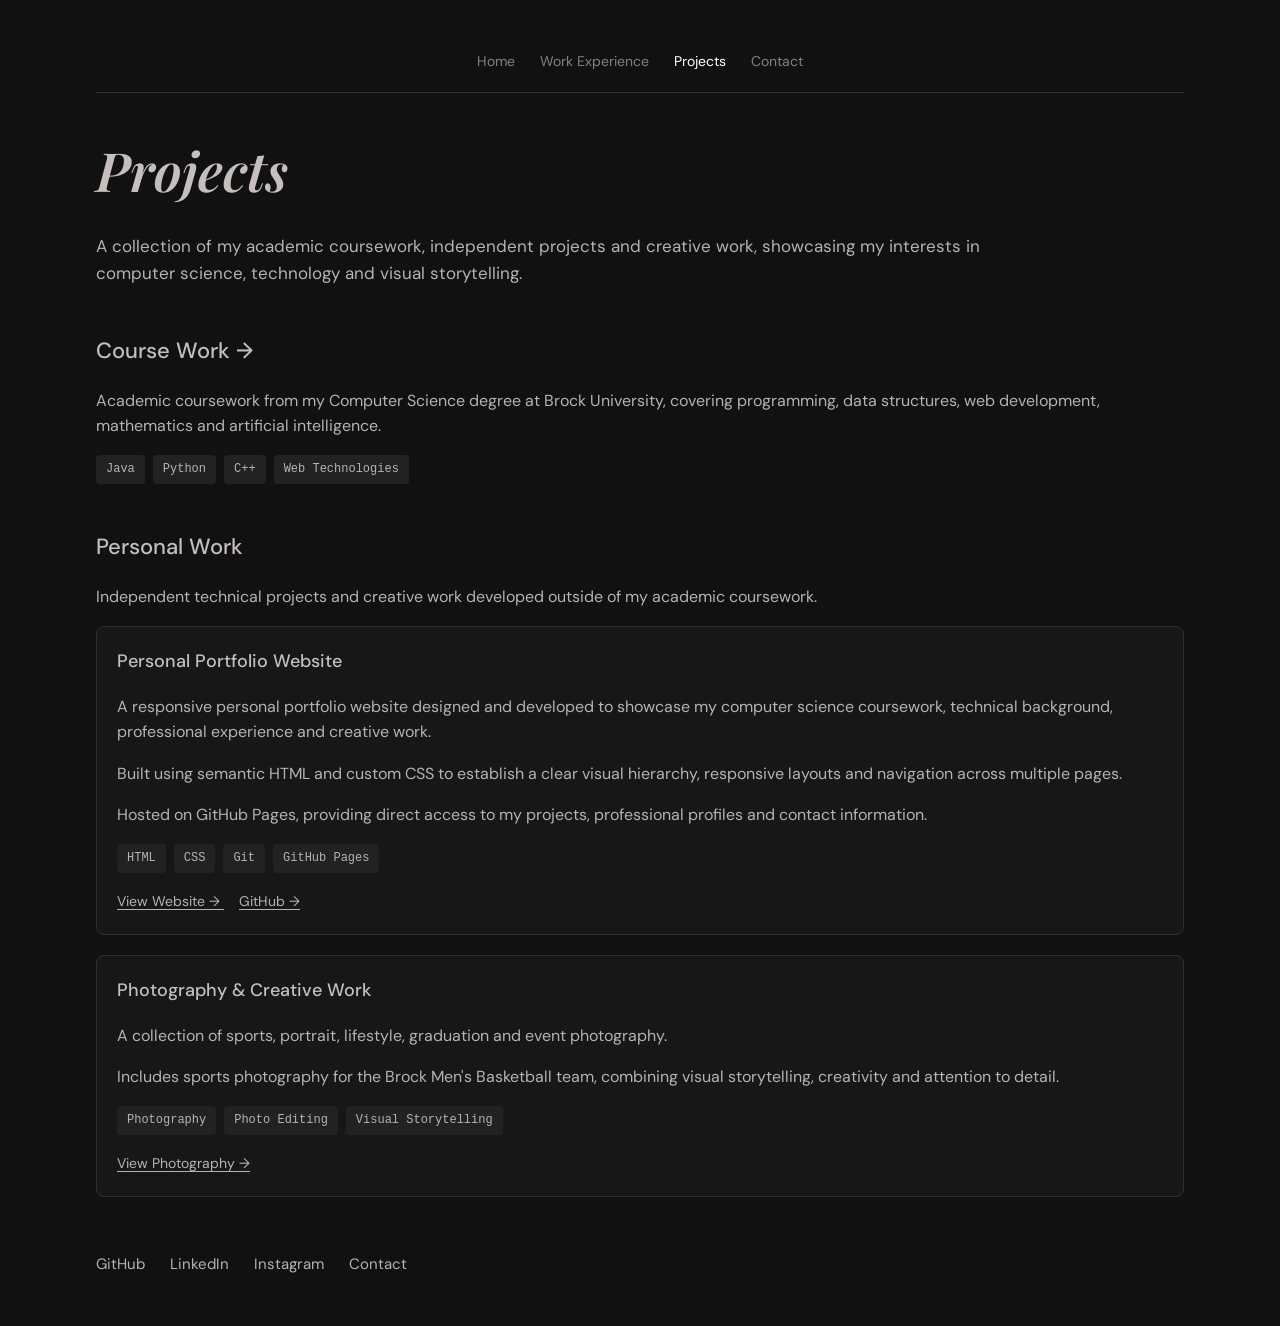
<file: projects.html>
<!DOCTYPE html>
<html lang="en">

    <head>

        <meta charset="UTF-8">

        <meta name="viewport" content="width=device-width, initial-scale=1.0">

        <title>Projects | Moses Olaofin</title>

        <!-- Google Fonts -->
        <link rel="preconnect" href="https://fonts.googleapis.com">

        <link rel="preconnect"
              href="https://fonts.gstatic.com"
              crossorigin>

        <link href="https://fonts.googleapis.com/css2?family=DM+Sans:wght@400;500;600&family=Playfair+Display:ital,wght@1,600&display=swap"
              rel="stylesheet">

        <!-- Stylesheet -->
        <link rel="stylesheet" href="css/style.css">

    </head>

    <body>

        <main>

            <!-- Navigation Bar -->

            <nav class="navbar">

                <a href="index.html">Home</a>

                <a href="work.html">Work Experience</a>

                <a href="projects.html" class="active"
                   aria-current="page">
                    Projects
                </a>

                <a href="contact.html">Contact</a>

            </nav>


            <!-- Page Introduction -->

            <header class="page-header">

                <h1>Projects</h1>

                <p>
                    A collection of my academic coursework,
                    independent projects and creative work,
                    showcasing my interests in computer science,
                    technology and visual storytelling.
                </p>

            </header>


            <!-- Course Work Section -->

            <section class="project-category" id="course-work">

                <h2>
                    <a href="coursework.html">
                        Course Work &rarr;
                    </a>
                </h2>

                <p>
                    Academic coursework from my Computer Science
                    degree at Brock University, covering programming,
                    data structures, web development, mathematics
                    and artificial intelligence.
                </p>

                <div class="technologies">

                    <span>Java</span>

                    <span>Python</span>

                    <span>C++</span>

                    <span>Web Technologies</span>

                </div>

            </section>


            <!-- Personal Work Section -->

            <section class="project-category" id="personal-work">

                <h2>Personal Work</h2>

                <p>
                    Independent technical projects and creative
                    work developed outside of my academic coursework.
                </p>


                <!-- Project 1: Personal Portfolio -->

                <article class="project-card">

                    <h3>Personal Portfolio Website</h3>

                    <p>
                        A responsive personal portfolio website
                        designed and developed to showcase my
                        computer science coursework, technical
                        background, professional experience
                        and creative work.
                    </p>

                    <p>
                        Built using semantic HTML and custom CSS
                        to establish a clear visual hierarchy,
                        responsive layouts and navigation across
                        multiple pages.
                    </p>

                    <p>
                        Hosted on GitHub Pages, providing direct
                        access to my projects, professional
                        profiles and contact information.
                    </p>

                    <!-- Technologies Used -->

                    <div class="technologies">

                        <span>HTML</span>

                        <span>CSS</span>

                        <span>Git</span>

                        <span>GitHub Pages</span>

                    </div>

                    <!-- Project Links -->

                    <a href="index.html" class="page-link">
                        View Website &rarr;
                    </a>

                    <a href="https://github.com/Tami0la/Moses-Portfolio"
                       class="page-link"
                       target="_blank"
                       rel="noopener noreferrer">

                        GitHub &rarr;

                    </a>

                </article>


                <!-- Project 2: Photography -->

                <article class="project-card">

                    <h3>Photography &amp; Creative Work</h3>

                    <p>
                        A collection of sports, portrait, lifestyle,
                        graduation and event photography.
                    </p>

                    <p>
                        Includes sports photography for the Brock
                        Men's Basketball team, combining visual
                        storytelling, creativity and attention
                        to detail.
                    </p>

                    <!-- Skills Used -->

                    <div class="technologies">

                        <span>Photography</span>

                        <span>Photo Editing</span>

                        <span>Visual Storytelling</span>

                    </div>

                    <!-- Project Link -->

                    <a href="https://www.instagram.com/tamlens/"
                       class="page-link"
                       target="_blank"
                       rel="noopener noreferrer">

                        View Photography &rarr;

                    </a>

                </article>


                <!-- Add future personal projects here -->


            </section>


            <!-- Footer -->

            <footer class="contact">

                <a href="https://github.com/Tami0la">
                    GitHub
                </a>

                <a href="https://www.linkedin.com/in/moses-olaofin-bb2a04395/">
                    LinkedIn
                </a>

                <a href="https://www.instagram.com/tamlens/">
                    Instagram
                </a>

                <a href="contact.html">
                    Contact
                </a>

            </footer>

        </main>

    </body>

</html>
</file>
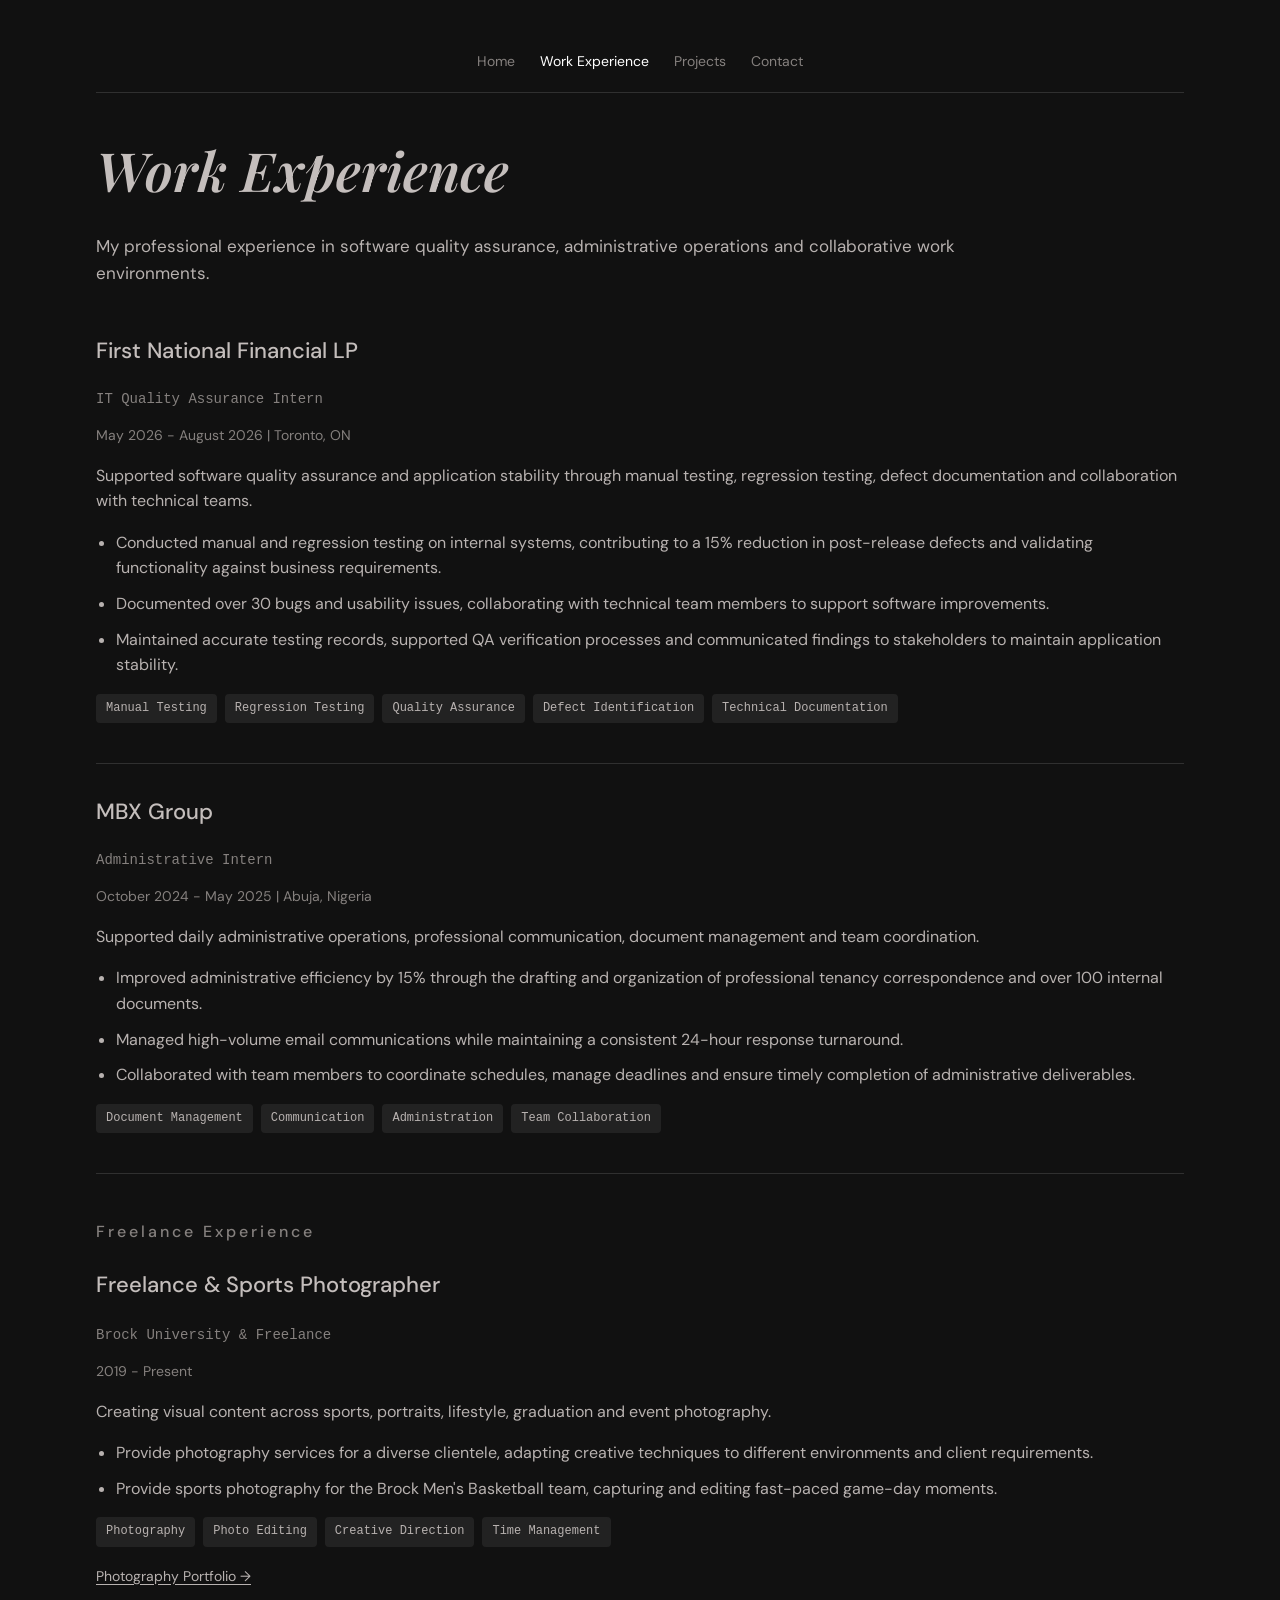
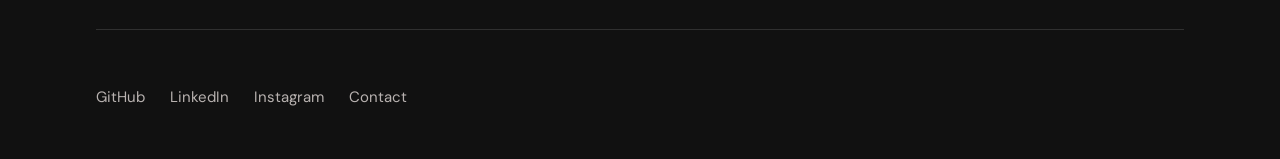
<file: Work.html>
<!DOCTYPE html>
<html lang="en">

    <head>

        <meta charset="UTF-8">

        <meta name="viewport" content="width=device-width, initial-scale=1.0">

        <title>Work Experience | Moses Olaofin</title>

        <!-- Google Fonts -->
        <link rel="preconnect" href="https://fonts.googleapis.com">

        <link rel="preconnect"
              href="https://fonts.gstatic.com"
              crossorigin>

        <link href="https://fonts.googleapis.com/css2?family=DM+Sans:wght@400;500;600&family=Playfair+Display:ital,wght@1,600&display=swap"
              rel="stylesheet">

        <!-- Stylesheet -->
        <link rel="stylesheet" href="css/style.css">

    </head>

    <body>

        <main>

            <!-- Navigation Bar -->

            <nav class="navbar">

                <a href="index.html">Home</a>

                <a href="work.html" class="active"
                   aria-current="page">
                    Work Experience
                </a>

                <a href="projects.html">Projects</a>

                <a href="contact.html">Contact</a>

            </nav>


            <!-- Page Introduction -->

            <header class="page-header">

                <h1>Work Experience</h1>

                <p>
                    My professional experience in software quality
                    assurance, administrative operations and
                    collaborative work environments.
                </p>

            </header>


            <!-- Professional Experience -->

            <section class="experience">

                <!-- First National Financial LP -->

                <article class="experience-item">

                    <h2>
                        <a href="https://www.firstnational.ca/"
                           target="_blank"
                           rel="noopener noreferrer">

                            First National Financial LP

                        </a>
                    </h2>

                    <p class="role">
                        IT Quality Assurance Intern
                    </p>

                    <p class="experience-date">
                        May 2026 - August 2026 | Toronto, ON
                    </p>

                    <p>
                        Supported software quality assurance and
                        application stability through manual testing,
                        regression testing, defect documentation
                        and collaboration with technical teams.
                    </p>

                    <ul>

                        <li>
                            Conducted manual and regression testing
                            on internal systems, contributing to a
                            15% reduction in post-release defects
                            and validating functionality against
                            business requirements.
                        </li>

                        <li>
                            Documented over 30 bugs and usability
                            issues, collaborating with technical
                            team members to support software
                            improvements.
                        </li>

                        <li>
                            Maintained accurate testing records,
                            supported QA verification processes
                            and communicated findings to stakeholders
                            to maintain application stability.
                        </li>

                    </ul>

                    <!-- Skills Used -->

                    <div class="technologies">

                        <span>Manual Testing</span>

                        <span>Regression Testing</span>

                        <span>Quality Assurance</span>

                        <span>Defect Identification</span>

                        <span>Technical Documentation</span>

                    </div>

                </article>


                <!-- MBX Group -->

                <article class="experience-item">

                    <h2>MBX Group</h2>

                    <p class="role">
                        Administrative Intern
                    </p>

                    <p class="experience-date">
                        October 2024 - May 2025 | Abuja, Nigeria
                    </p>

                    <p>
                        Supported daily administrative operations,
                        professional communication, document
                        management and team coordination.
                    </p>

                    <ul>

                        <li>
                            Improved administrative efficiency by
                            15% through the drafting and organization
                            of professional tenancy correspondence
                            and over 100 internal documents.
                        </li>

                        <li>
                            Managed high-volume email communications
                            while maintaining a consistent 24-hour
                            response turnaround.
                        </li>

                        <li>
                            Collaborated with team members to
                            coordinate schedules, manage deadlines
                            and ensure timely completion of
                            administrative deliverables.
                        </li>

                    </ul>

                    <!-- Skills Used -->

                    <div class="technologies">

                        <span>Document Management</span>

                        <span>Communication</span>

                        <span>Administration</span>

                        <span>Team Collaboration</span>

                    </div>

                </article>

            </section>


            <!-- Freelance Experience -->

            <section class="experience">

                <h2>Freelance Experience</h2>

                <article class="experience-item">

                    <h3>
                        Freelance &amp; Sports Photographer
                    </h3>

                    <p class="role">
                        Brock University &amp; Freelance
                    </p>

                    <p class="experience-date">
                        2019 - Present
                    </p>

                    <p>
                        Creating visual content across sports,
                        portraits, lifestyle, graduation and
                        event photography.
                    </p>

                    <ul>

                        <li>
                            Provide photography services for a
                            diverse clientele, adapting creative
                            techniques to different environments
                            and client requirements.
                        </li>

                        <li>
                            Provide sports photography for the
                            Brock Men's Basketball team, capturing
                            and editing fast-paced game-day moments.
                        </li>

                    </ul>

                    <!-- Skills Used -->

                    <div class="technologies">

                        <span>Photography</span>

                        <span>Photo Editing</span>

                        <span>Creative Direction</span>

                        <span>Time Management</span>

                    </div>

                    <p>

                        <a href="https://www.instagram.com/tamlens/"
                           class="page-link"
                           target="_blank"
                           rel="noopener noreferrer">

                            Photography Portfolio &rarr;

                        </a>

                    </p>

                </article>

            </section>


            <!-- Footer -->

            <footer class="contact">

                <a href="https://github.com/Tami0la">
                    GitHub
                </a>

                <a href="https://www.linkedin.com/in/moses-olaofin-bb2a04395/">
                    LinkedIn
                </a>

                <a href="https://www.instagram.com/tamlens/">
                    Instagram
                </a>

                <a href="contact.html">
                    Contact
                </a>

            </footer>

        </main>

    </body>

</html>
</file>
<file: css/style.css>
/* Base Styles */
body {
    background-color: #111111;
    color: #b8b2b0;
    font-family: 'DM Sans', sans-serif;
    line-height: 1.6;
    margin: 0;
}

/* Main Layout */
main {
    width: 85%;
    margin: 0 auto;
    padding: 50px 0;
}

/* Navigation Bar */
.navbar {
    display: flex;
    justify-content: center;
    flex-wrap: wrap;
    gap: 25px;
    padding-bottom: 20px;
    margin-bottom: 45px;
    border-bottom: 1px solid #303030;
}

.navbar a {
    font-size: 14px;
    color: #85807e;
}

.navbar a:hover,
.navbar a.active {
    color: #ffffff;
}

/* Introduction and Page Headings */
.intro h1,
.page-header h1 {
    font-family: 'Playfair Display', serif;
    font-style: italic;
    font-size: 54px;
    font-weight: 600;
    color: #c4bebc;
    line-height: 1.2;
    margin-bottom: 30px;
    overflow-wrap: break-word;
}

.intro p,
.page-header p {
    font-size: 17px;
    line-height: 1.6;
    max-width: 900px;
    margin-bottom: 18px;
}

/* Links */
a {
    color: #b8b2b0;
    text-decoration: none;
    text-underline-offset: 3px;
}

a:hover {
    color: #ffffff;
}

/* Section Headings */
section {
    margin-top: 45px;
}

section h2 {
    font-size: 16px;
    font-weight: 500;
    letter-spacing: 3px;
    color: #85807e;
    margin-bottom: 20px;
}

section h2 a {
    color: inherit;
}

section h2 a:hover {
    color: #ffffff;
}

/* Work, Education, Skills and Projects */
.work-item,
.education-item,
.skill-item,
.project-item,
.creative-item {
    display: flex;
    align-items: baseline;
    flex-wrap: wrap;
    gap: 12px;
    margin-bottom: 17px;
}

.role,
.project-item span,
.creative-item span {
    color: #85807e;
    font-family: monospace;
    font-size: 14px;
}

.skill-item .role {
    min-width: 150px;
}

.date {
    color: #85807e;
    font-size: 13px;
    margin-left: auto;
}

.creative .creative-name {
    color: #b8b2b0;
    font-family: inherit;
    font-size: 16px;
}

/* Work Experience Page */
.experience-item {
    padding-bottom: 25px;
    margin-bottom: 30px;
    border-bottom: 1px solid #303030;
}

.experience-date,
.page-header .location {
    color: #85807e;
    font-size: 14px;
}

.experience-item ul {
    padding-left: 20px;
}

.experience-item li {
    margin-bottom: 10px;
}

/* Internal Section Headings */
.experience-item h2,
.experience-item h3,
.project-category h2,
.course-category h2,
.contact-section h2 {
    font-size: 22px;
    font-weight: 500;
    letter-spacing: 0;
    color: #c4bebc;
}

/* Project and Course Cards */
.project-card,
.course-card {
    border: 1px solid #303030;
    border-radius: 8px;
    background-color: #171717;
    padding: 20px;
    margin-bottom: 20px;
}

.project-card h3,
.course-card h3 {
    font-size: 18px;
    font-weight: 500;
    color: #c4bebc;
    margin-top: 0;
}

/* Technology Tags */
.technologies {
    display: flex;
    flex-wrap: wrap;
    gap: 8px;
    margin: 15px 0;
}

.technologies span {
    background-color: #222222;
    font-family: monospace;
    font-size: 12px;
    padding: 5px 10px;
    border-radius: 4px;
}

/* Page Links */
.page-link,
.back-link {
    font-size: 14px;
    text-decoration: underline;
    margin-right: 15px;
}

/* Course Assignments */
.assignment {
    margin-top: 20px;
    padding-left: 15px;
    border-left: 2px solid #303030;
}

/* Contact Page */
.contact-item {
    display: flex;
    justify-content: space-between;
    flex-wrap: wrap;
    gap: 10px;
    padding: 15px 0;
    border-bottom: 1px solid #303030;
}

.contact-item span {
    color: #85807e;
}

.contact-item a {
    overflow-wrap: anywhere;
}

/* Footer */
.contact {
    margin-top: 55px;
    display: flex;
    flex-wrap: wrap;
    gap: 25px;
}

.contact a {
    font-size: 15px;
}

/* Images and Videos */
img, video {
    max-width: 100%;
    height: auto;
}

/* Responsive Design */
@media (max-width: 600px) {

    main {
        width: 90%;
        padding: 30px 0;
    }

    .intro h1,
    .page-header h1 {
        font-size: 36px;
    }

    .intro p,
    .page-header p {
        font-size: 15px;
    }

    .navbar {
        gap: 15px;
        margin-bottom: 30px;
    }

    .navbar a {
        font-size: 13px;
    }

    .work-item,
    .education-item,
    .skill-item,
    .project-item,
    .creative-item,
    .contact-item {
        flex-direction: column;
        gap: 4px;
    }

    .date {
        margin-left: 0;
    }

    .project-card,
    .course-card {
        padding: 15px;
    }

    .contact {
        gap: 15px;
    }

}
</file>
<file: css/coursework.css>
/* Course Work Navigation */
.course-nav {
    display: flex;
    flex-wrap: wrap;
    gap: 25px;
    margin-top: 25px;
}

/* Academic Years and Courses */
.academic-year h2 {
    font-size: 28px;
    color: #c4bebc;
    letter-spacing: 0;
    padding-bottom: 10px;
    border-bottom: 1px solid #303030;
}

.course {
    margin-top: 35px;
}

.course h3 {
    font-size: 22px;
    color: #c4bebc;
}

.course h4 {
    font-size: 15px;
    color: #85807e;
    font-weight: 500;
}

/* Expandable Labs, Questions and Files */
.coursework-item {
    background-color: #171717;
    border: 1px solid #303030;
    border-radius: 5px;
    padding: 15px;
    margin-bottom: 12px;
    min-width: 0;
}

.coursework-item summary {
    cursor: pointer;
    overflow-wrap: anywhere;
}

.coursework-item summary:hover {
    color: #ffffff;
}

.question-block,
.source-file {
    margin-top: 12px;
    padding: 12px 0;
    border-top: 1px solid #303030;
}

.question-text {
    white-space: pre-wrap;
    overflow-wrap: anywhere;
    margin-top: 15px;
    line-height: 1.6;
}

.course-note {
    color: #85807e;
    font-size: 14px;
}

/* Source Code */
.coursework-item pre {
    background-color: #0c0c0c;
    padding: 15px;
    border-radius: 5px;
    overflow: auto;
    max-height: 400px;
}

.coursework-item code {
    font-family: monospace;
    font-size: 13px;
}

/* Other Courses */
.course-item {
    display: flex;
    flex-wrap: wrap;
    gap: 12px;
    margin-bottom: 12px;
}

.course-item .role {
    min-width: 100px;
}

@media (max-width: 600px) {
    .course h3 {
        font-size: 19px;
    }

    .coursework-item {
        padding: 12px;
    }

    .coursework-item pre {
        padding: 10px;
    }
}
</file>
